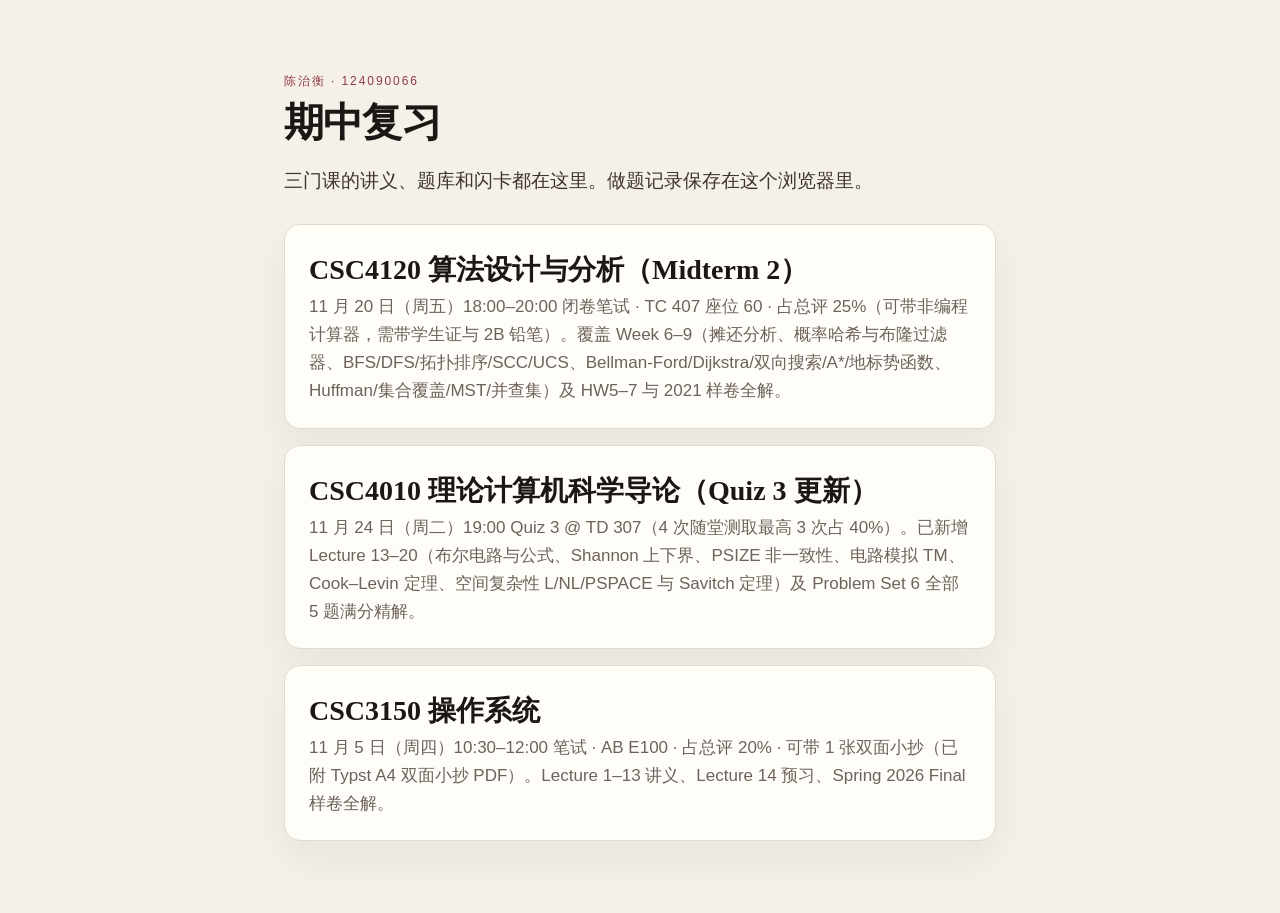
<file: index.html>
<!DOCTYPE html>
<html lang="zh-CN">
<head>
  <meta charset="utf-8">
  <meta name="viewport" content="width=device-width, initial-scale=1">
  <title>期中复习</title>
  <link rel="stylesheet" href="shared/site.css">
  <style>
    .hub { max-width: 760px; margin: 0 auto; padding: 72px 24px; }
    .hub h1 { font-size: 40px; }
    .hub .row { display: grid; gap: 16px; margin-top: 28px; }
    .hub a.card { display: block; text-decoration: none; padding: 22px 24px; }
    .hub a.card:hover { border-color: var(--ink); }
    .hub a.card b { display: block; font-family: var(--serif); font-size: 28px; }
    .hub a.card span { color: var(--muted); }
  </style>
</head>
<body>
  <main class="hub">
    <p class="kicker">陈治衡 · 124090066</p>
    <h1>期中复习</h1>
    <p class="lede">三门课的讲义、题库和闪卡都在这里。做题记录保存在这个浏览器里。</p>
    <div class="row">
      <a class="card" href="4120/"><b>CSC4120 算法设计与分析（Midterm 2）</b><span>11 月 20 日（周五）18:00–20:00 闭卷笔试 · TC 407 座位 60 · 占总评 25%（可带非编程计算器，需带学生证与 2B 铅笔）。覆盖 Week 6–9（摊还分析、概率哈希与布隆过滤器、BFS/DFS/拓扑排序/SCC/UCS、Bellman-Ford/Dijkstra/双向搜索/A*/地标势函数、Huffman/集合覆盖/MST/并查集）及 HW5–7 与 2021 样卷全解。</span></a>
      <a class="card" href="4010/"><b>CSC4010 理论计算机科学导论（Quiz 3 更新）</b><span>11 月 24 日（周二）19:00 Quiz 3 @ TD 307（4 次随堂测取最高 3 次占 40%）。已新增 Lecture 13–20（布尔电路与公式、Shannon 上下界、PSIZE 非一致性、电路模拟 TM、Cook–Levin 定理、空间复杂性 L/NL/PSPACE 与 Savitch 定理）及 Problem Set 6 全部 5 题满分精解。</span></a>
      <a class="card" href="3150/"><b>CSC3150 操作系统</b><span>11 月 5 日（周四）10:30–12:00 笔试 · AB E100 · 占总评 20% · 可带 1 张双面小抄（已附 Typst A4 双面小抄 PDF）。Lecture 1–13 讲义、Lecture 14 预习、Spring 2026 Final 样卷全解。</span></a>
    </div>
  </main>
</body>
</html>
</file>
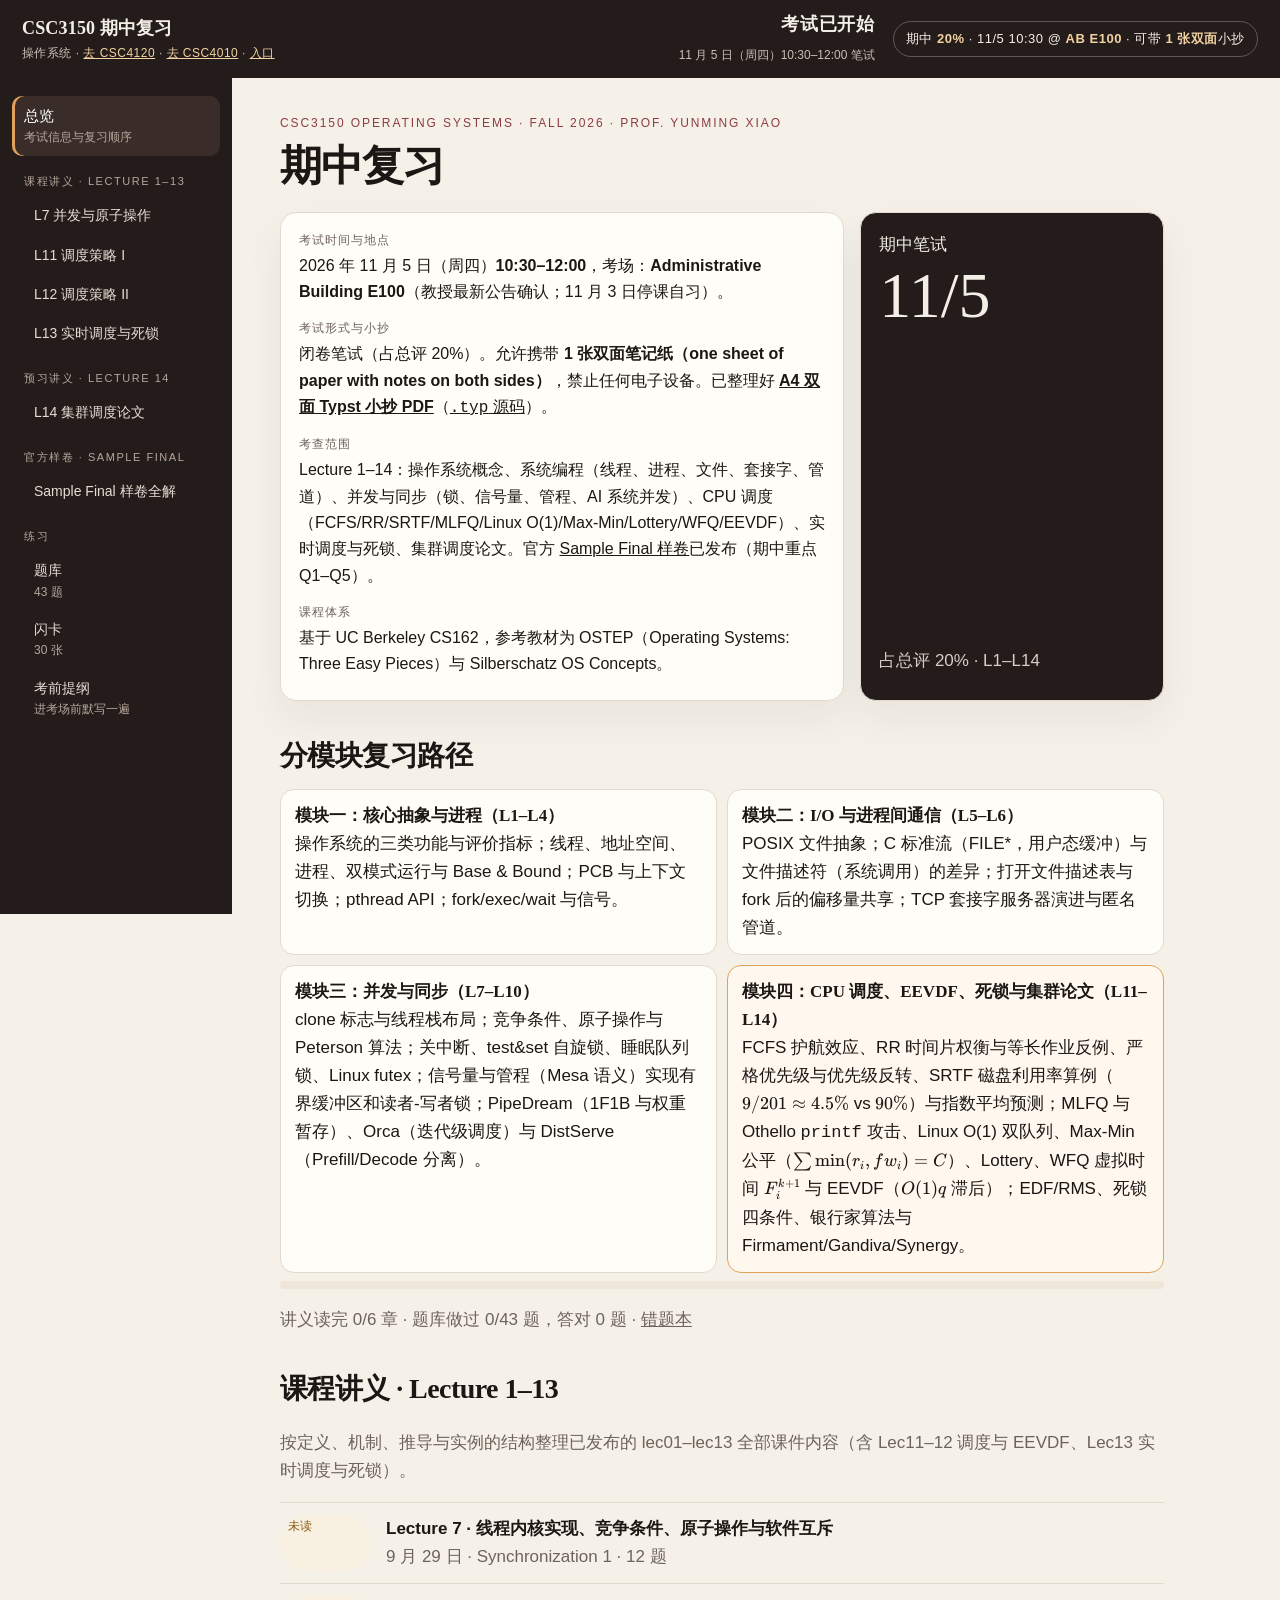
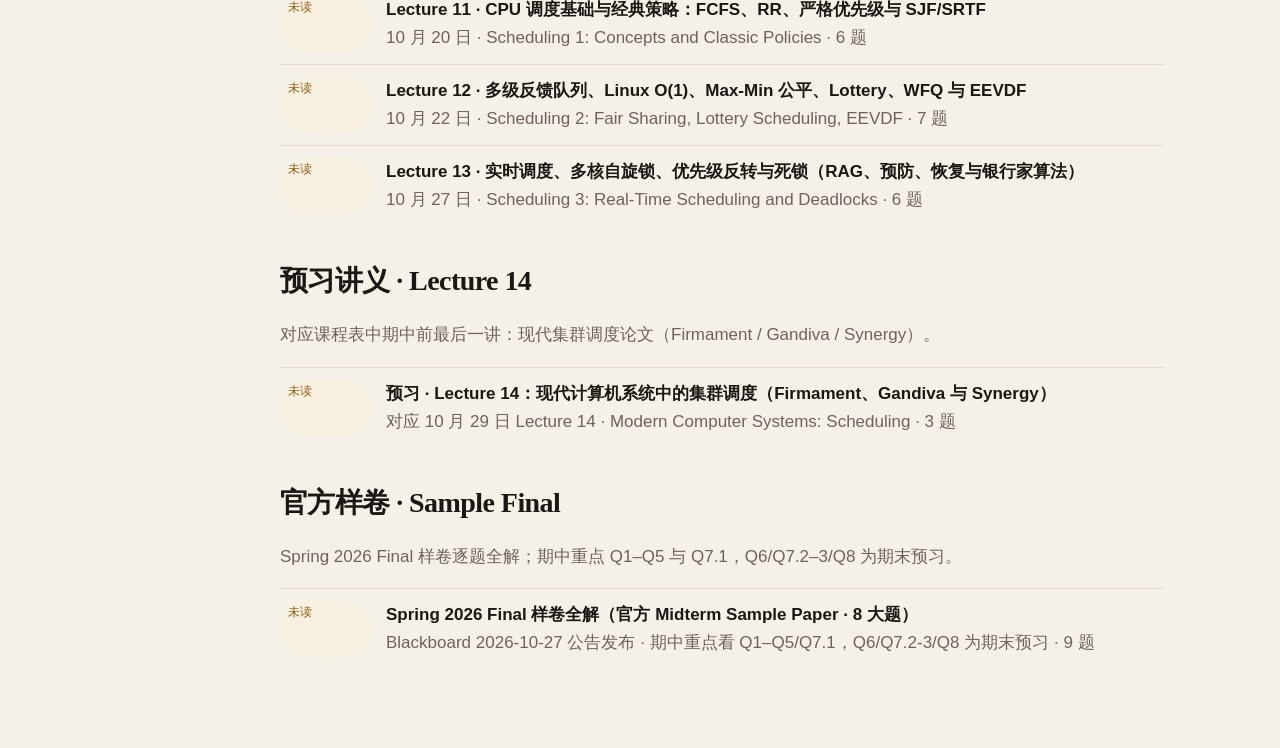
<file: 3150/index.html>
<!DOCTYPE html>
<html lang="zh-CN">
<head>
  <meta charset="utf-8">
  <meta name="viewport" content="width=device-width, initial-scale=1">
  <title>期中复习</title>
  <link rel="stylesheet" href="../shared/katex/katex.min.css">
  <link rel="stylesheet" href="../shared/site.css">
</head>
<body>
  <header class="topbar">
    <div class="brand" id="brand"></div>
    <div class="countdown" id="countdown"></div>
    <div class="seat" id="seat"></div>
  </header>
  <div class="shell">
    <nav class="nav" id="nav"></nav>
    <main id="main"></main>
  </div>
  <script src="../shared/katex/katex.min.js"></script>
  <script src="../shared/katex/contrib/auto-render.min.js"></script>
  <script src="../shared/engine.js"></script>
  <script src="data/course.js"></script>
  <script src="data/l01.js"></script>
  <script src="data/l02.js"></script>
  <script src="data/l03.js"></script>
  <script src="data/l04.js"></script>
  <script src="data/l05.js"></script>
  <script src="data/l06.js"></script>
  <script src="data/l07.js"></script>
  <script src="data/l08.js"></script>
  <script src="data/l09.js"></script>
  <script src="data/l10.js"></script>
  <script src="data/l11.js"></script>
  <script src="data/l12.js"></script>
  <script src="data/l13.js"></script>
  <script src="data/preview.js"></script>
  <script src="data/sample.js"></script>
  <script>Review.start();</script>
</body>
</html>
</file>
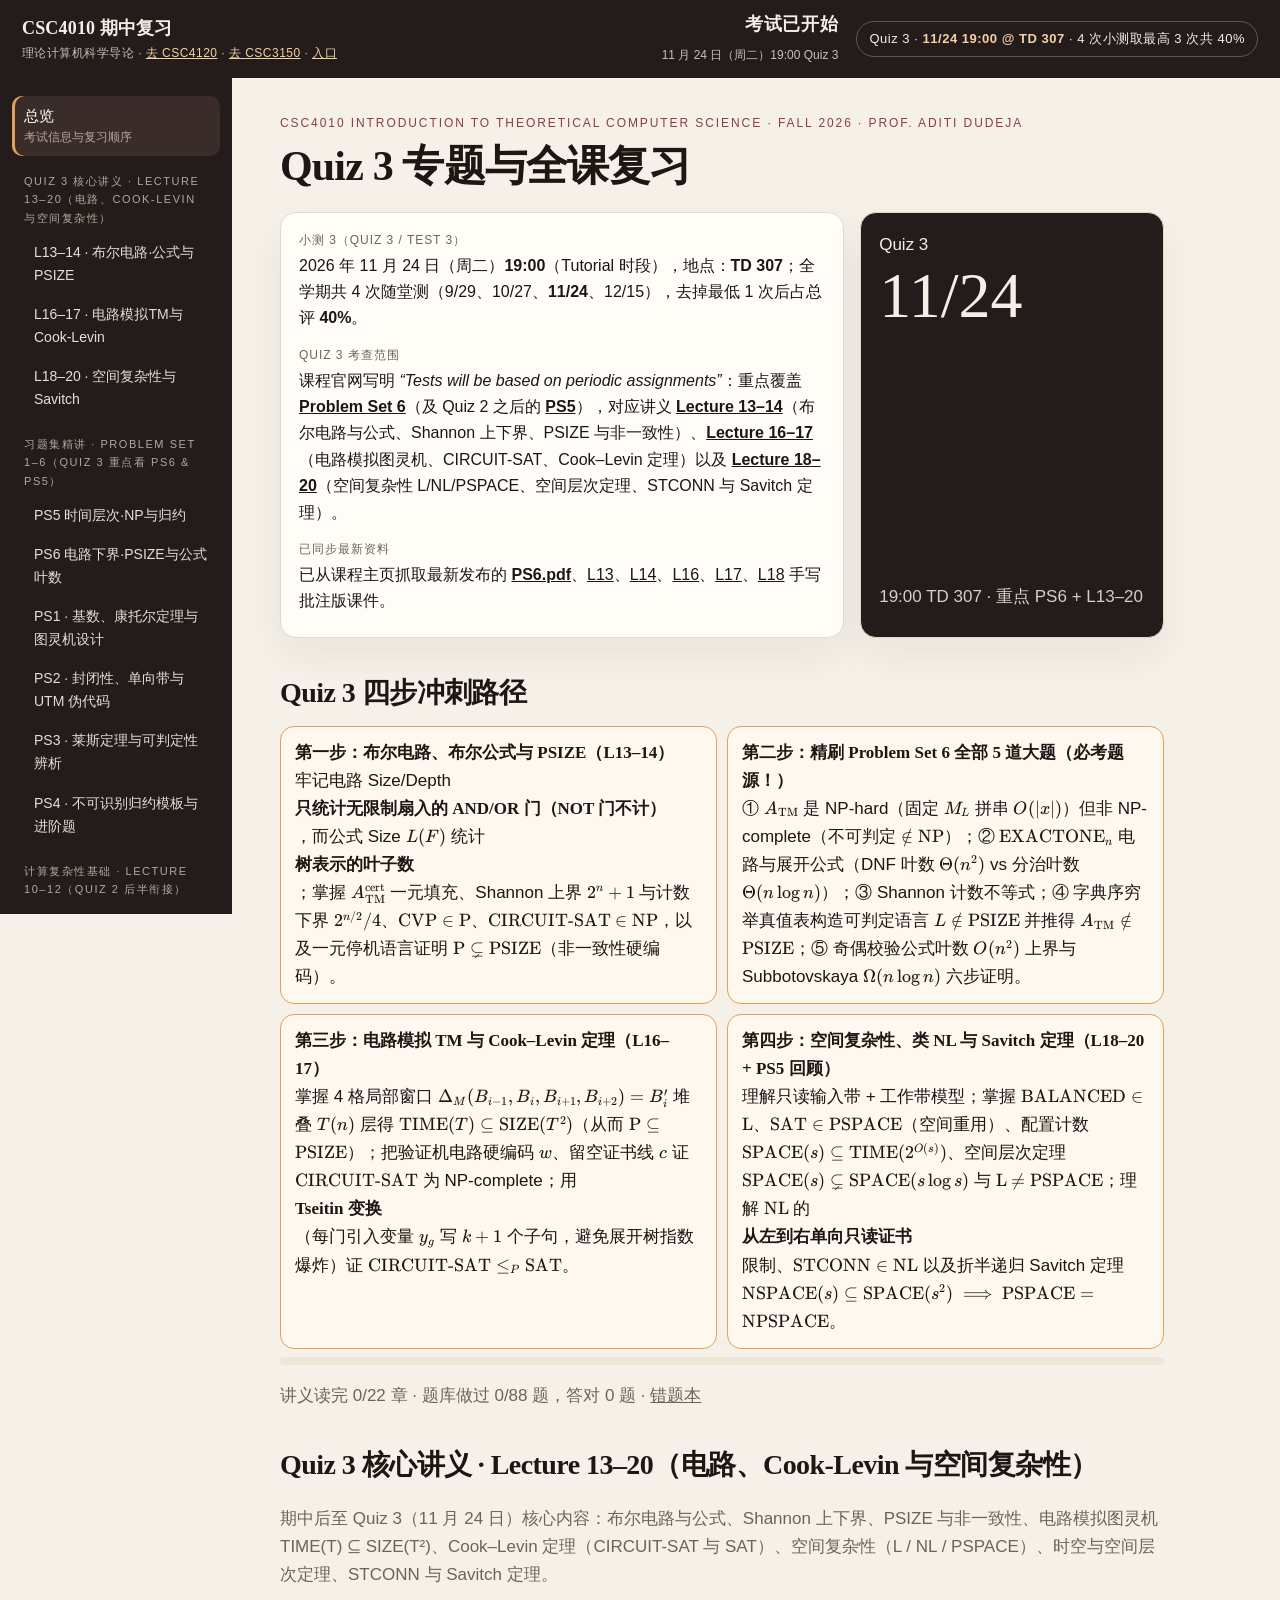
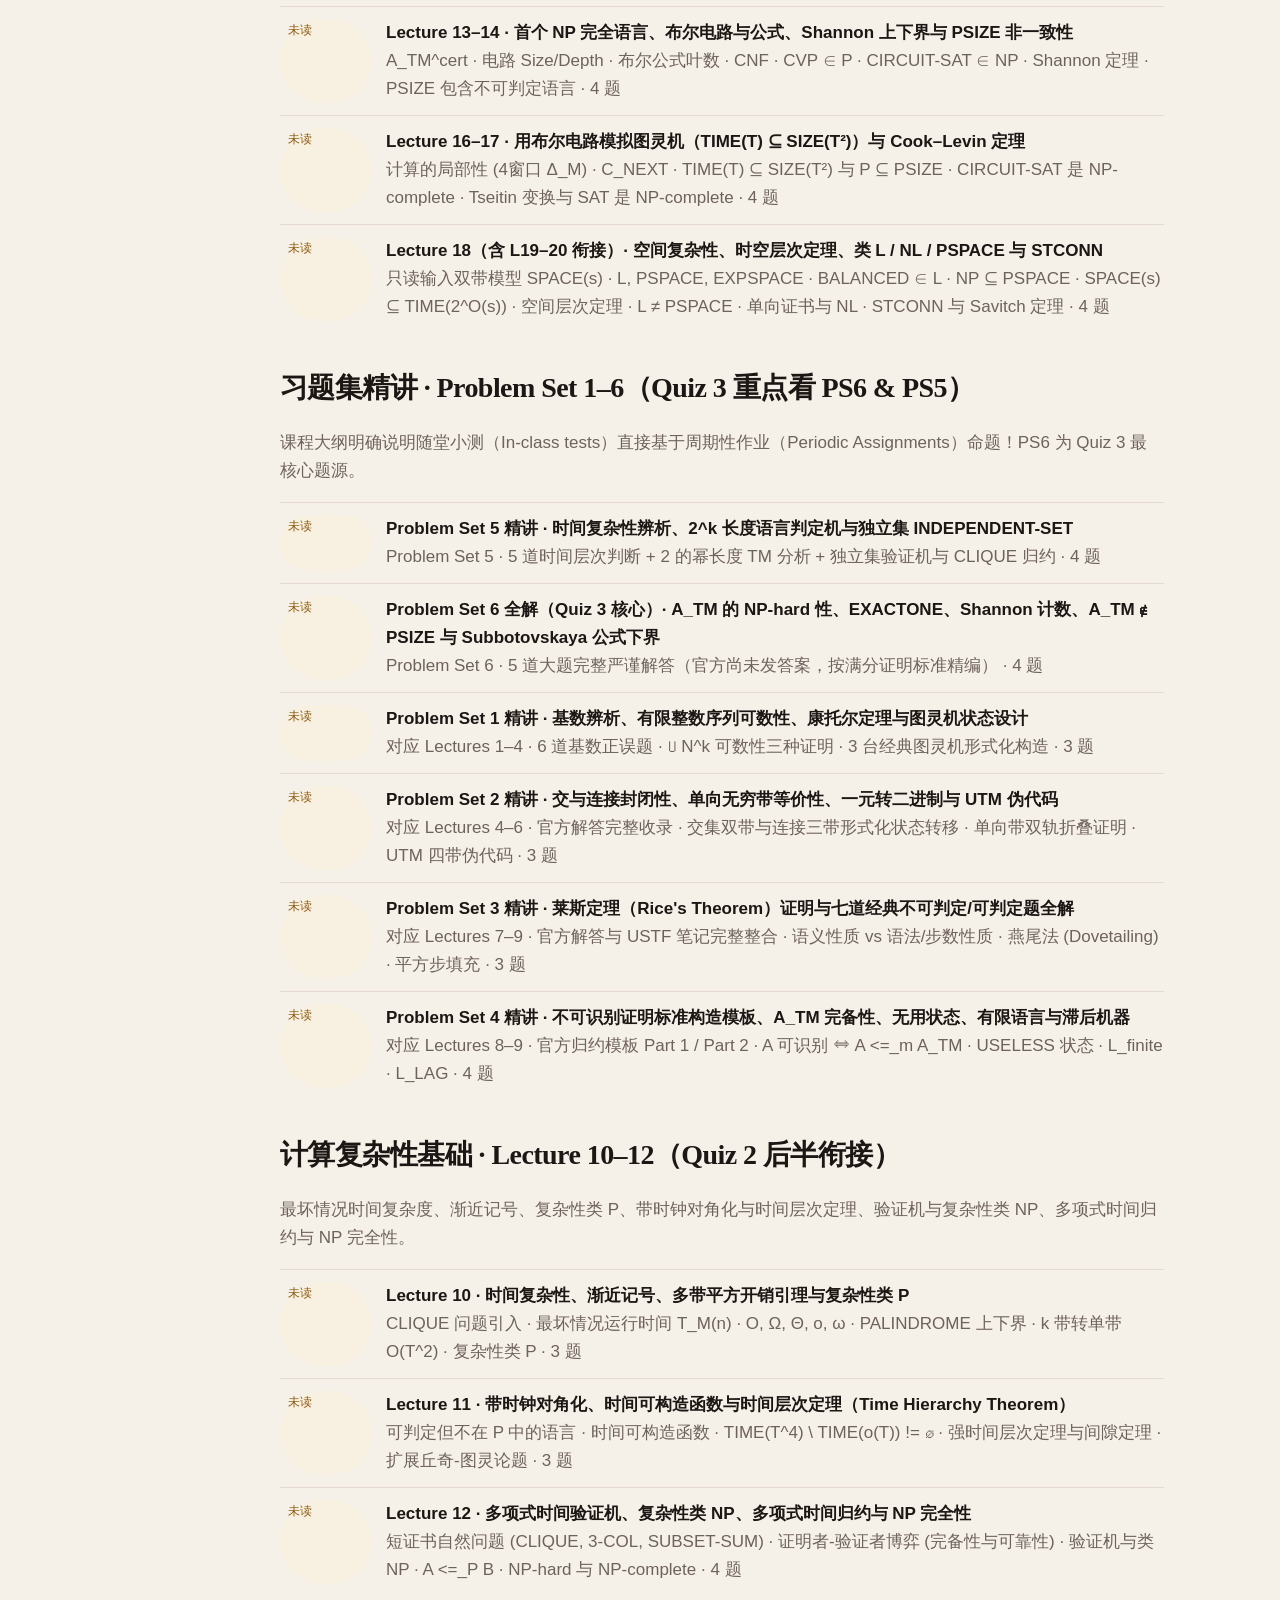
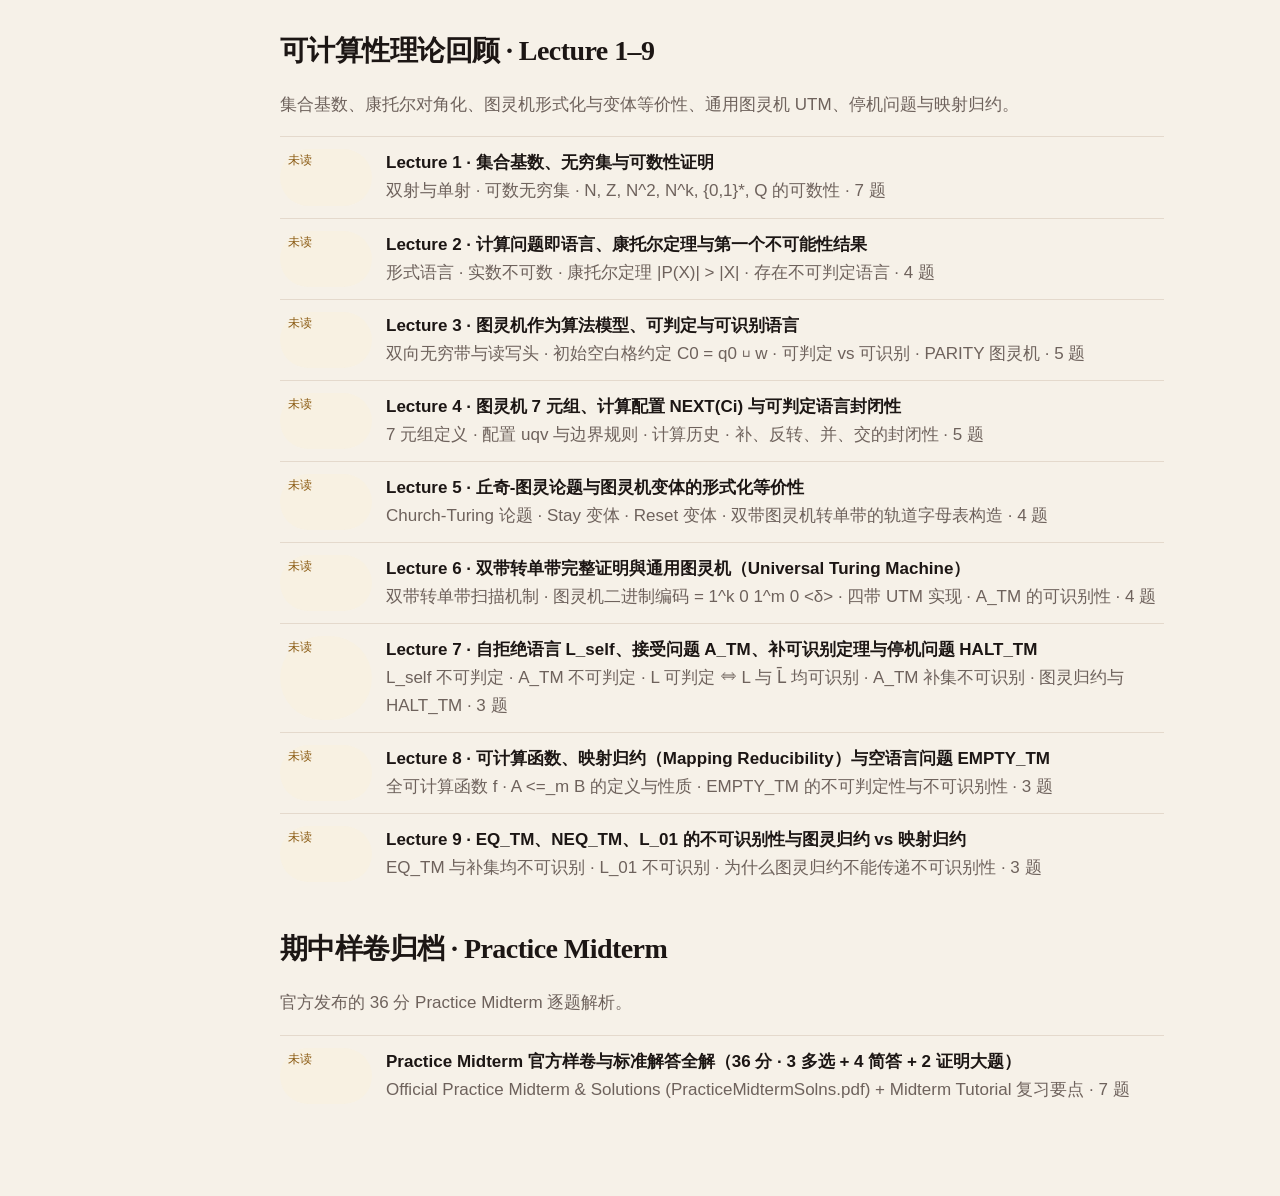
<file: 4010/index.html>
<!DOCTYPE html>
<html lang="zh-CN">
<head>
  <meta charset="utf-8">
  <meta name="viewport" content="width=device-width, initial-scale=1">
  <title>期中复习</title>
  <link rel="stylesheet" href="../shared/katex/katex.min.css">
  <link rel="stylesheet" href="../shared/site.css">
</head>
<body>
  <header class="topbar">
    <div class="brand" id="brand"></div>
    <div class="countdown" id="countdown"></div>
    <div class="seat" id="seat"></div>
  </header>
  <div class="shell">
    <nav class="nav" id="nav"></nav>
    <main id="main"></main>
  </div>
  <script src="../shared/katex/katex.min.js"></script>
  <script src="../shared/katex/contrib/auto-render.min.js"></script>
  <script src="../shared/engine.js"></script>
  <script src="data/course.js"></script>
  <script src="data/l01.js"></script>
  <script src="data/l02.js"></script>
  <script src="data/l03.js"></script>
  <script src="data/l04.js"></script>
  <script src="data/l05.js"></script>
  <script src="data/l06.js"></script>
  <script src="data/l07.js"></script>
  <script src="data/l08.js"></script>
  <script src="data/l09.js"></script>
  <script src="data/l10.js"></script>
  <script src="data/l11.js"></script>
  <script src="data/l12.js"></script>
  <script src="data/l13_14.js"></script>
  <script src="data/l16_17.js"></script>
  <script src="data/l18.js"></script>
  <script src="data/ps1.js"></script>
  <script src="data/ps2.js"></script>
  <script src="data/ps3.js"></script>
  <script src="data/ps4.js"></script>
  <script src="data/ps5.js"></script>
  <script src="data/ps6.js"></script>
  <script src="data/sample.js"></script>
  <script>Review.start();</script>
</body>
</html>
</file>
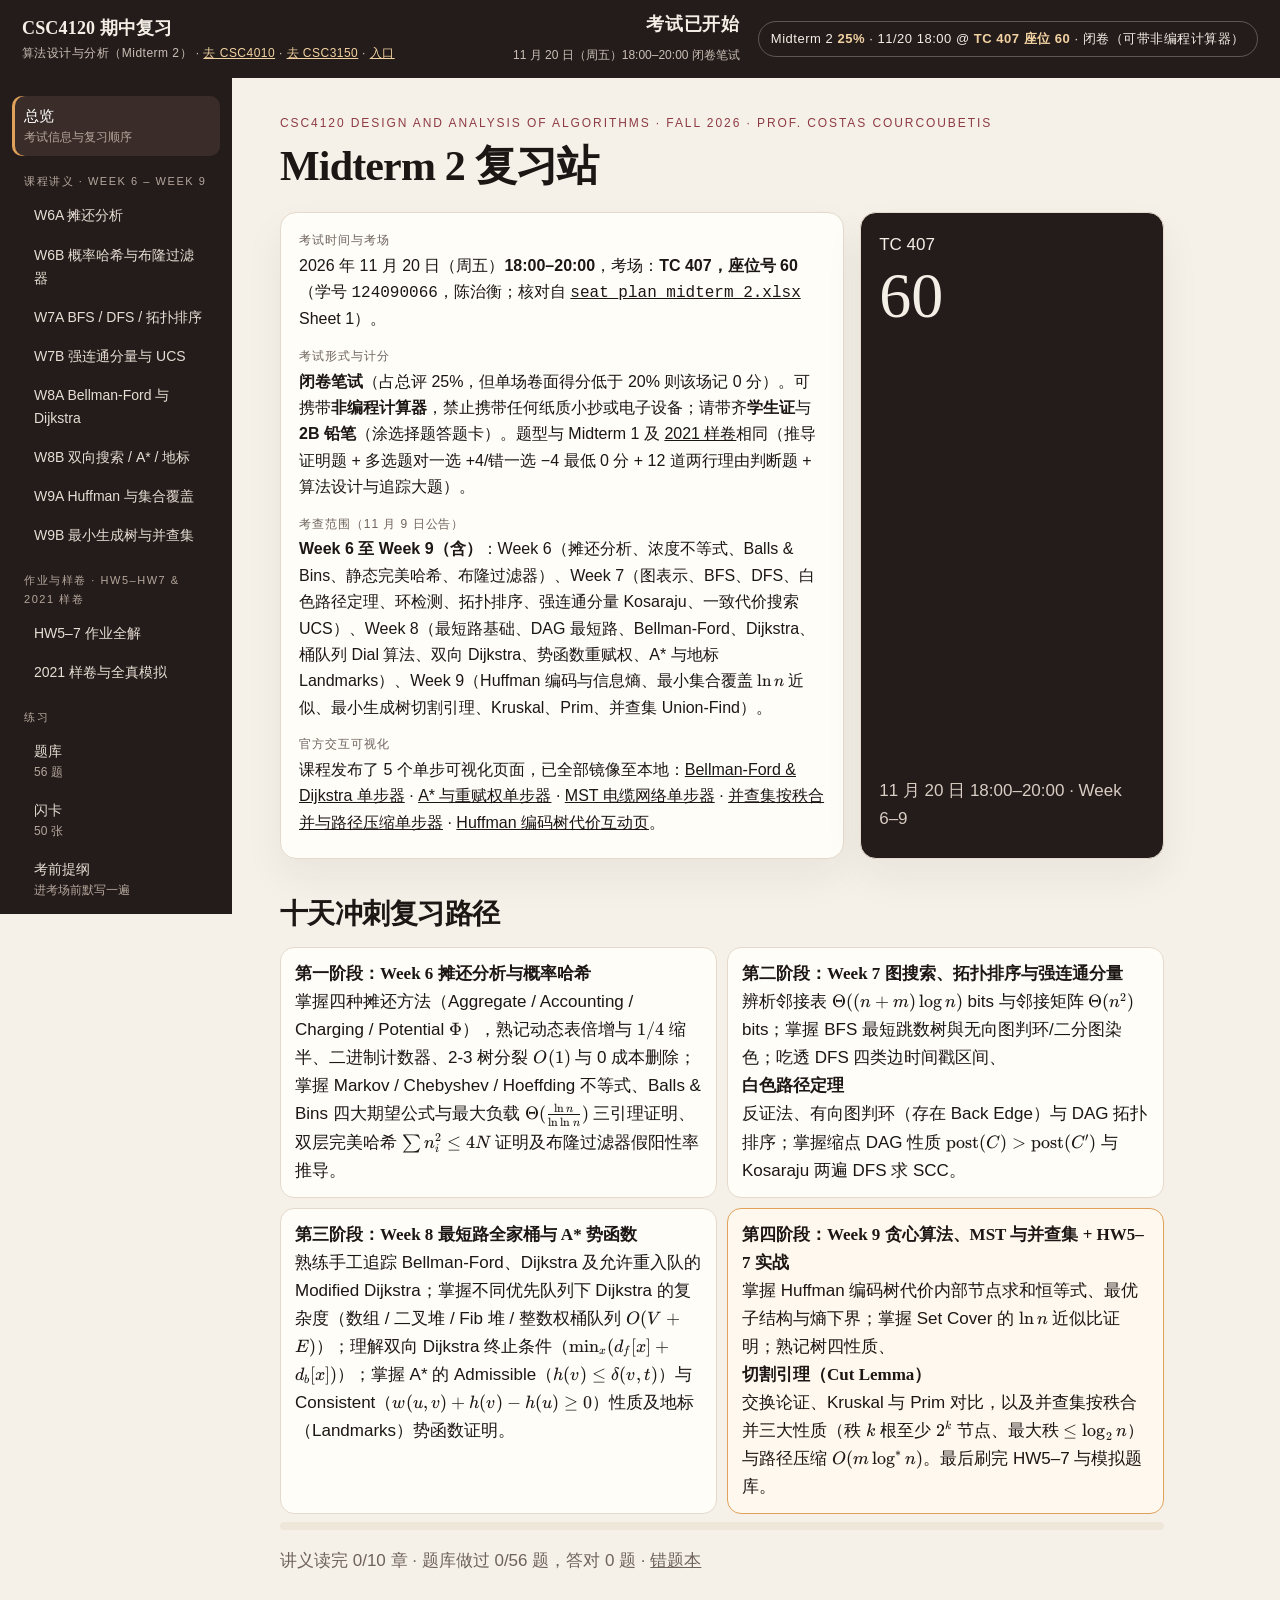
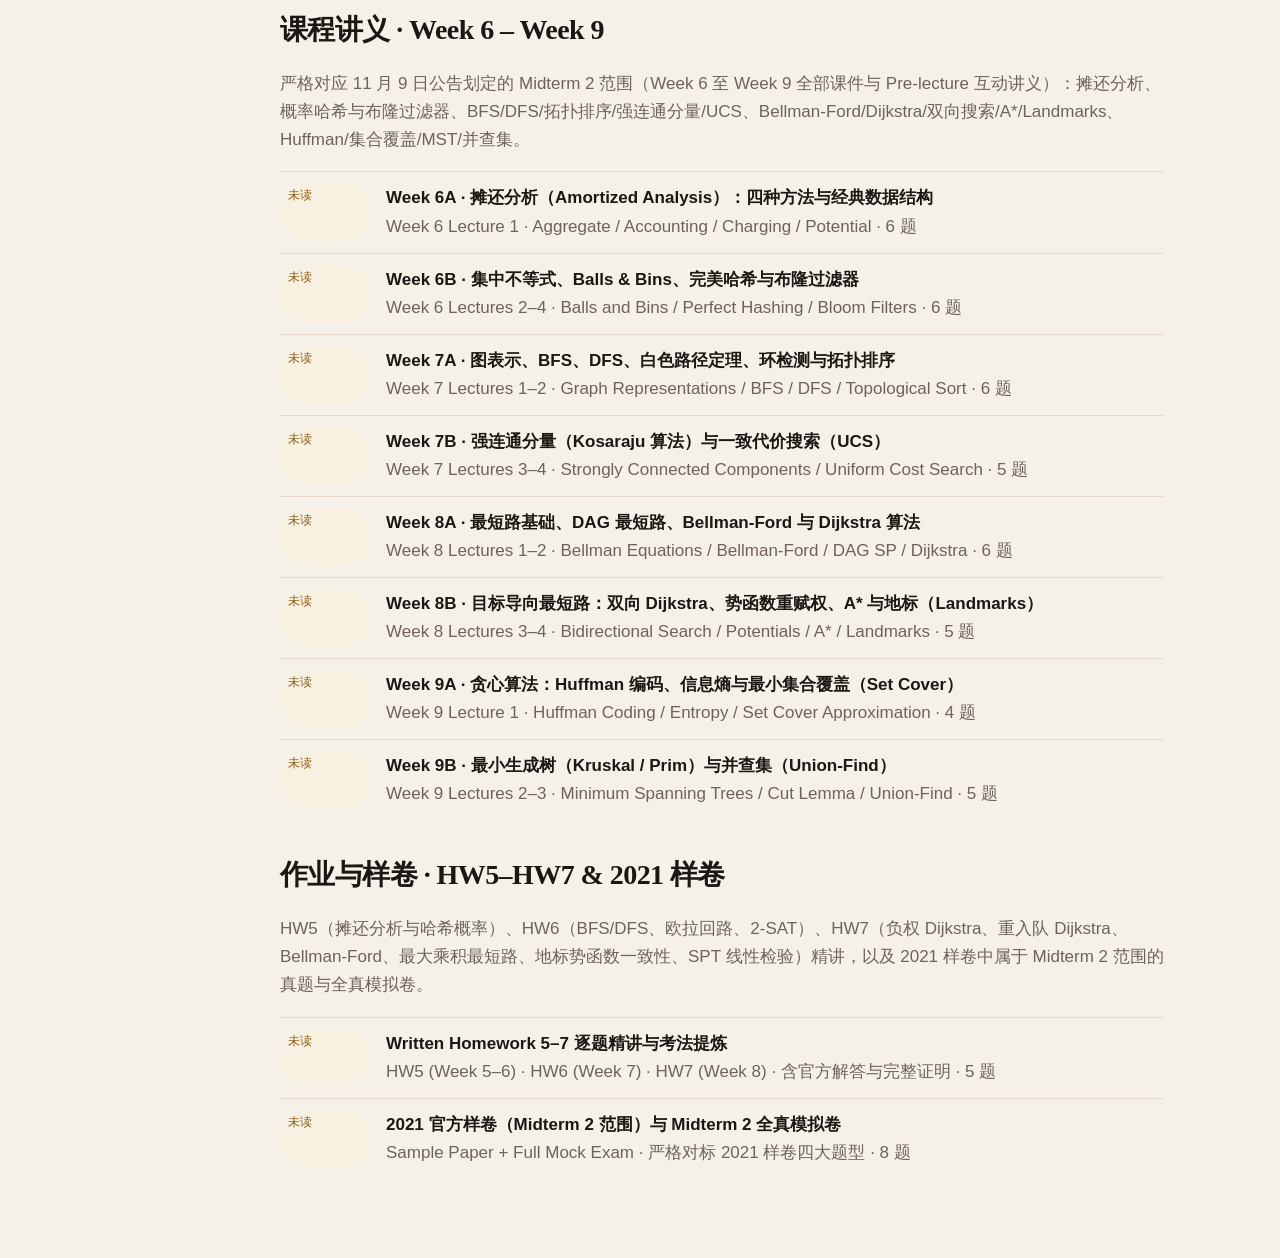
<file: 4120/index.html>
<!DOCTYPE html>
<html lang="zh-CN">
<head>
  <meta charset="utf-8">
  <meta name="viewport" content="width=device-width, initial-scale=1">
  <title>CSC4120 期中 2 复习</title>
  <link rel="stylesheet" href="../shared/katex/katex.min.css">
  <link rel="stylesheet" href="../shared/site.css">
</head>
<body>
  <header class="topbar">
    <div class="brand" id="brand"></div>
    <div class="countdown" id="countdown"></div>
    <div class="seat" id="seat"></div>
  </header>
  <div class="shell">
    <nav class="nav" id="nav"></nav>
    <main id="main"></main>
  </div>
  <script src="../shared/katex/katex.min.js"></script>
  <script src="../shared/katex/contrib/auto-render.min.js"></script>
  <script src="../shared/engine.js"></script>
  <script src="data/course.js"></script>
  <script src="data/w6a.js"></script>
  <script src="data/w6b.js"></script>
  <script src="data/w7a.js"></script>
  <script src="data/w7b.js"></script>
  <script src="data/w8a.js"></script>
  <script src="data/w8b.js"></script>
  <script src="data/w9a.js"></script>
  <script src="data/w9b.js"></script>
  <script src="data/hw567.js"></script>
  <script src="data/sample2.js"></script>
  <script>Review.start();</script>
</body>
</html>
</file>
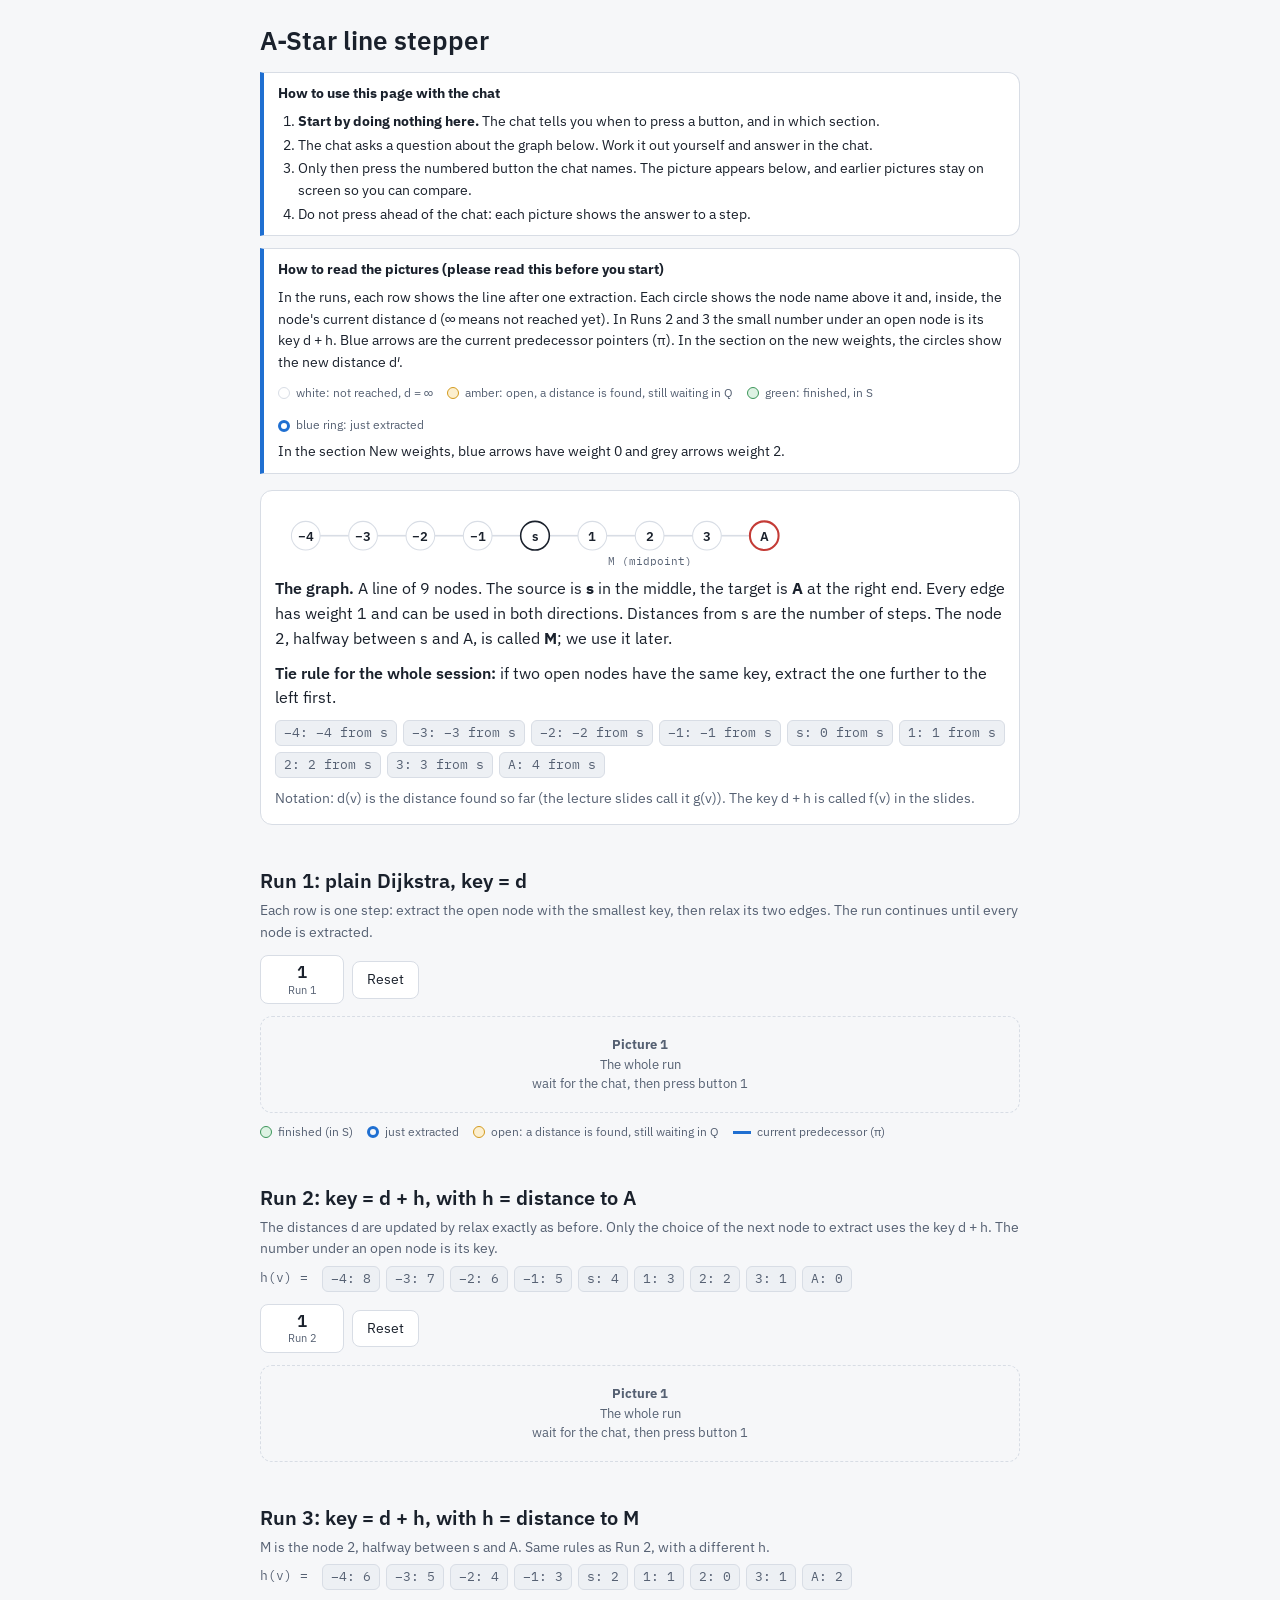
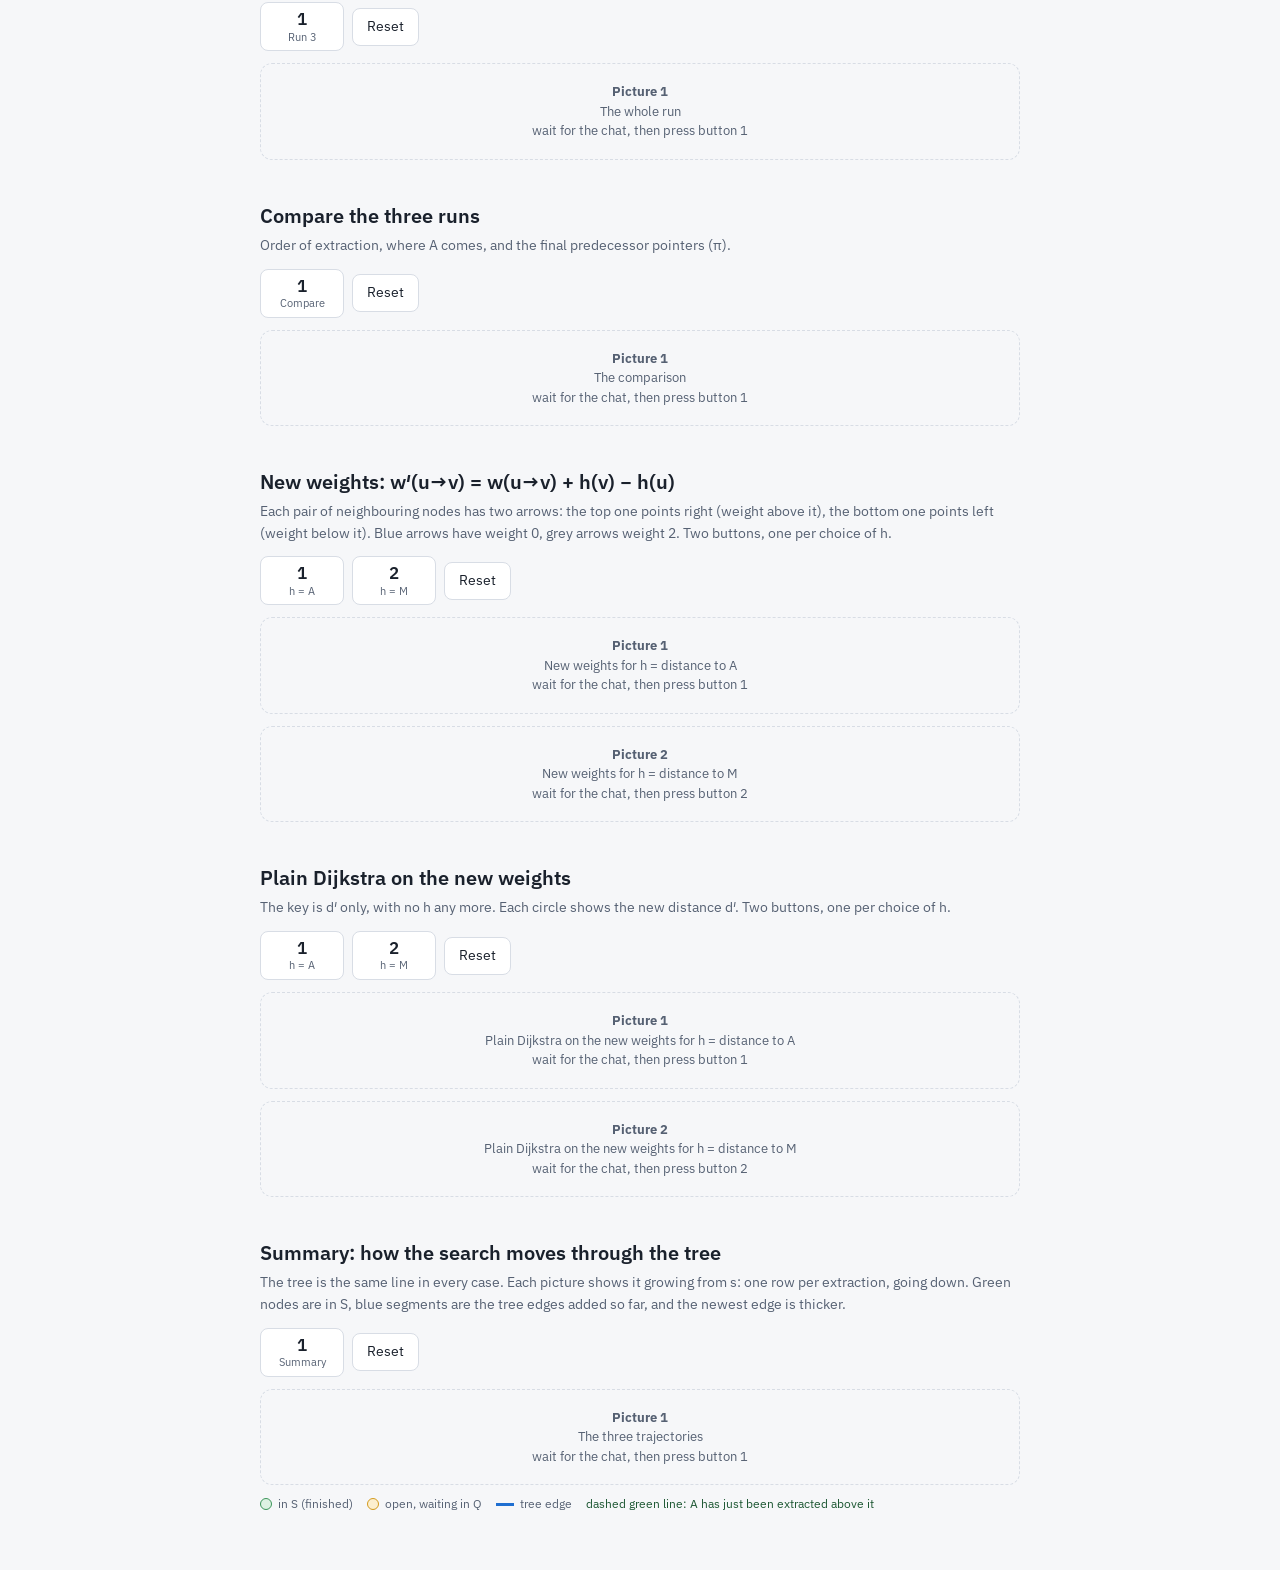
<file: 4120/materials/w8/astar-line-stepper.html>
<!doctype html><html lang="en"><head><meta charset="utf-8"><meta name="viewport" content="width=device-width, initial-scale=1"><title>A-Star Line Stepper</title><link rel="stylesheet" href="https://fonts.googleapis.com/css2?family=IBM+Plex+Mono:wght@400;500&family=IBM+Plex+Sans:wght@400;500;600&display=swap"><style>
/* Layout: one reading column; five stacked sections (three runs, new weights, comparison). Each run is a stack of rows, one row per extraction, so the whole history stays on screen. Same visual family as the Bellman-Ford / Dijkstra stepper. */
:root{
  --bg:#f6f7f9; --surface:#ffffff; --line:#d8dde5; --fg:#1a212c; --mute:#566173; --chip:#edf0f4;
  --accent:#1f6fd1; --warn-bg:#fcefcf; --warn-line:#d39a1d; --warn-fg:#6a4806;
  --ok-bg:#ddf2e3; --ok-line:#3b9559; --ok-fg:#1c5732; --bad:#c43b36;
  --sans:"IBM Plex Sans",system-ui,-apple-system,"Segoe UI",sans-serif;
  --mono:"IBM Plex Mono",ui-monospace,SFMono-Regular,Menlo,monospace;
}
@media (prefers-color-scheme: dark){:root:not([data-theme="light"]){
  --bg:#11151b; --surface:#1a2029; --line:#2d3643; --fg:#e7ebf1; --mute:#98a3b3; --chip:#232b36;
  --accent:#5da3f6; --warn-bg:#3a2f12; --warn-line:#c28d1f; --warn-fg:#f1d28a;
  --ok-bg:#183626; --ok-line:#3f9c60; --ok-fg:#a7e4ba; --bad:#ef6e69; color-scheme:dark}}
:root[data-theme="dark"]{
  --bg:#11151b; --surface:#1a2029; --line:#2d3643; --fg:#e7ebf1; --mute:#98a3b3; --chip:#232b36;
  --accent:#5da3f6; --warn-bg:#3a2f12; --warn-line:#c28d1f; --warn-fg:#f1d28a;
  --ok-bg:#183626; --ok-line:#3f9c60; --ok-fg:#a7e4ba; --bad:#ef6e69; color-scheme:dark}
*{box-sizing:border-box}
body{background:var(--bg);color:var(--fg);font-family:var(--sans);font-size:16px;line-height:1.55;
  padding-block:20px 56px;padding-left:max(16px,env(safe-area-inset-left,0px));padding-right:max(16px,env(safe-area-inset-right,0px))}
.wrap{max-width:760px;margin:0 auto;display:flex;flex-direction:column;gap:40px}
h1{font-size:26px;font-weight:600;margin:0;text-wrap:balance}
h2{font-size:20px;font-weight:600;margin:0 0 4px;text-wrap:balance}
p{margin:0}
.mute{color:var(--mute);font-size:14px}
.howto{margin-top:12px;background:var(--surface);border:1px solid var(--line);border-left:4px solid var(--accent);border-radius:0 12px 12px 0;padding:10px 14px;font-size:14px}
.howto ol{margin:6px 0 0;padding-left:20px;display:flex;flex-direction:column;gap:2px}
.graphbox{display:flex;flex-direction:column;gap:10px;margin-top:16px;background:var(--surface);border:1px solid var(--line);border-radius:12px;padding:14px}
.graphbox svg{width:100%;max-width:520px;height:auto;display:block}
.chips{display:flex;flex-wrap:wrap;gap:6px}
.chip{font-family:var(--mono);font-size:13px;padding:2px 8px;border-radius:6px;border:1px solid var(--line);background:var(--chip);color:var(--mute)}
.bar{display:flex;gap:8px;align-items:center;flex-wrap:wrap;margin:12px 0}
button{font:inherit;font-size:14px;padding:7px 14px;border-radius:8px;border:1px solid var(--line);background:var(--surface);color:var(--fg);cursor:pointer}
button:focus-visible,a:focus-visible{outline:2px solid var(--accent);outline-offset:2px}
.nb{display:flex;flex-direction:column;align-items:center;min-width:84px;line-height:1.25;padding:6px 12px}
.nb b{font-size:17px;font-weight:600}
.nb span{font-size:11px;color:var(--mute)}
.nb.done{border-color:var(--accent)}
.nb.done b{color:var(--accent)}
.cnt{font-size:13px;color:var(--mute)}
.slot{border:1px dashed var(--line);border-radius:12px;padding:18px;font-size:13px;color:var(--mute);text-align:center;line-height:1.5}
.rows{display:flex;flex-direction:column;gap:0;background:var(--surface);border:1px solid var(--line);border-radius:12px;padding:8px 10px;overflow-x:auto}
.rw{display:flex;align-items:center;gap:8px;border-bottom:1px solid var(--line);min-width:520px}
.rw:last-child{border-bottom:none}
.rl{flex:0 0 92px;font-size:12px;color:var(--mute);line-height:1.3}
.rl b{color:var(--fg);font-weight:600;font-family:var(--mono)}
.rw svg{flex:1;min-width:0;height:auto;display:block}
.stop{min-width:520px;font-size:12px;color:var(--ok-fg);background:var(--ok-bg);border:1px solid var(--ok-line);border-radius:6px;padding:3px 10px;margin:4px 0}
.legend{display:flex;gap:14px;flex-wrap:wrap;font-size:12px;color:var(--mute);margin-top:10px}
.legend span{display:inline-flex;align-items:center;gap:6px}
.sw{width:12px;height:12px;border-radius:50%;display:inline-block;border:1.5px solid var(--line)}
.sw.imp{background:var(--warn-bg);border-color:var(--warn-line)}.sw.fin{background:var(--ok-bg);border-color:var(--ok-line)}
.sw.ext{border-color:var(--accent);border-width:3px}.ln{width:18px;height:0;border-top:3px solid var(--accent);display:inline-block}
.panel{background:var(--surface);border:1px solid var(--line);border-radius:12px;padding:8px 10px 10px;overflow-x:auto}
.panel svg{width:100%;min-width:480px;height:auto;display:block}
.panel svg.traj{min-width:0}
.cap{font-size:13px;line-height:1.45;color:var(--mute);margin-top:4px}
.cap b{font-weight:600;color:var(--fg)}
.pair{display:flex;flex-direction:column;gap:12px}
table.cmp{border-collapse:separate;border-spacing:4px;font-size:14px;min-width:560px}
table.cmp th{font-weight:500;color:var(--mute);font-size:12px;padding:2px 8px;text-align:left}
table.cmp td{padding:6px 10px;border-radius:6px;border:1px solid var(--line);background:var(--surface);vertical-align:top}
table.cmp td.m{font-family:var(--mono);font-size:13px}
table.cmp td.f{background:var(--ok-bg);border-color:var(--ok-line);color:var(--ok-fg);font-weight:600}
.scroll{overflow-x:auto}
.note{background:var(--surface);border:1px solid var(--line);border-radius:12px;padding:10px 14px;font-size:14px;margin-top:10px}
svg text{font-family:var(--sans)}
.e{stroke:var(--line);stroke-width:1.6;fill:none}
.e.pi{stroke:var(--accent);stroke-width:2.8}
.e.zero{stroke:var(--accent);stroke-width:2.6}
.e.w2{stroke:var(--mute);stroke-width:2}
.w{font-size:12px;fill:var(--mute);font-family:var(--mono)}
.w.z{fill:var(--accent);font-weight:600}
.nd{fill:var(--surface);stroke:var(--line);stroke-width:1}
.nd.imp{fill:var(--warn-bg);stroke:var(--warn-line);stroke-width:1.8}
.nd.fin{fill:var(--ok-bg);stroke:var(--ok-line);stroke-width:1.2}
.nd.ext{stroke:var(--accent);stroke-width:3.2}
.nd.src{stroke:var(--fg);stroke-width:1.5}
.nd.tgt{stroke:var(--bad);stroke-width:2}
.nm{font-size:11px;fill:var(--mute)}
.nm.big{font-size:13px;fill:var(--fg);font-weight:600}
.dv{font-size:13px;font-weight:600;fill:var(--fg);font-family:var(--mono)}
.kv{font-size:11px;fill:var(--mute);font-family:var(--mono)}
</style><style>html{color-scheme:light}@media (prefers-color-scheme: dark){html{color-scheme:dark}}body{margin:0}</style></head><body><svg width="0" height="0" style="position:absolute" aria-hidden="true"><defs>
<marker id="ah" viewBox="0 0 10 10" refX="8" refY="5" markerWidth="6" markerHeight="6" orient="auto-start-reverse"><path d="M2 1L8 5L2 9" fill="none" stroke="context-stroke" stroke-width="1.6" stroke-linecap="round" stroke-linejoin="round"/></marker>
<marker id="ah2" viewBox="0 0 10 10" refX="9" refY="5" markerUnits="userSpaceOnUse" markerWidth="12" markerHeight="12" orient="auto-start-reverse"><path d="M1 1L9.5 5L1 9z" fill="context-stroke" stroke="context-stroke" stroke-width="1" stroke-linejoin="round"/></marker>
</defs></svg>

<div class="wrap">
<header>
  <h1>A-Star line stepper</h1>
  <div class="howto"><b>How to use this page with the chat</b>
    <ol><li><b>Start by doing nothing here.</b> The chat tells you when to press a button, and in which section.</li>
    <li>The chat asks a question about the graph below. Work it out yourself and answer in the chat.</li>
    <li>Only then press the numbered button the chat names. The picture appears below, and earlier pictures stay on screen so you can compare.</li>
    <li>Do not press ahead of the chat: each picture shows the answer to a step.</li></ol></div>
  <div class="howto"><b>How to read the pictures (please read this before you start)</b>
    <div style="margin-top:6px">In the runs, each row shows the line after one extraction. Each circle shows the node name above it and, inside, the node's current distance d (∞ means not reached yet). In Runs 2 and 3 the small number under an open node is its key d + h. Blue arrows are the current predecessor pointers (π). In the section on the new weights, the circles show the new distance d&prime;.</div>
    <div class="legend"><span><i class="sw" style="background:var(--surface)"></i>white: not reached, d = ∞</span><span><i class="sw imp"></i>amber: open, a distance is found, still waiting in Q</span><span><i class="sw fin"></i>green: finished, in S</span><span><i class="sw ext"></i>blue ring: just extracted</span></div>
    <div style="margin-top:6px">In the section New weights, blue arrows have weight 0 and grey arrows weight 2.</div>
  </div>

  <div class="graphbox">
    <div id="base"></div>
    <div><b style="font-weight:600">The graph.</b> A line of 9 nodes. The source is <b>s</b> in the middle, the target is <b>A</b> at the right end. Every edge has weight 1 and can be used in both directions. Distances from s are the number of steps. The node 2, halfway between s and A, is called <b>M</b>; we use it later.</div>
    <div><b style="font-weight:600">Tie rule for the whole session:</b> if two open nodes have the same key, extract the one further to the left first.</div>
    <div class="chips" id="poslist"></div>
    <div class="mute">Notation: d(v) is the distance found so far (the lecture slides call it g(v)). The key d + h is called f(v) in the slides.</div>
  </div>
</header>

<section id="run1" aria-labelledby="h-r1">
  <h2 id="h-r1">Run 1: plain Dijkstra, key = d</h2>
  <p class="mute">Each row is one step: extract the open node with the smallest key, then relax its two edges. The run continues until every node is extracted.</p>
  <div class="bar" id="r1-btns" role="group" aria-label="Run 1 button"></div>
  <div id="r1-out"></div>
  <div class="legend"><span><i class="sw fin"></i>finished (in S)</span><span><i class="sw ext"></i>just extracted</span><span><i class="sw imp"></i>open: a distance is found, still waiting in Q</span><span><i class="ln"></i>current predecessor (π)</span></div>
</section>
<section id="run2" aria-labelledby="h-r2">
  <h2 id="h-r2">Run 2: key = d + h, with h = distance to A</h2>
  <p class="mute">The distances d are updated by relax exactly as before. Only the choice of the next node to extract uses the key d + h. The number under an open node is its key.</p>
  <div class="chips" id="h2-chips" style="margin-top:6px"></div>
  <div class="bar" id="r2-btns" role="group" aria-label="Run 2 button"></div>
  <div id="r2-out"></div>
</section>
<section id="run3" aria-labelledby="h-r3">
  <h2 id="h-r3">Run 3: key = d + h, with h = distance to M</h2>
  <p class="mute">M is the node 2, halfway between s and A. Same rules as Run 2, with a different h.</p>
  <div class="chips" id="h3-chips" style="margin-top:6px"></div>
  <div class="bar" id="r3-btns" role="group" aria-label="Run 3 button"></div>
  <div id="r3-out"></div>
</section>
<section id="compare" aria-labelledby="h-c">
  <h2 id="h-c">Compare the three runs</h2>
  <p class="mute">Order of extraction, where A comes, and the final predecessor pointers (π).</p>
  <div class="bar" id="c-btns" role="group" aria-label="Comparison button"></div>
  <div id="c-out"></div>
</section>
<section id="newweights" aria-labelledby="h-w">
  <h2 id="h-w">New weights: w′(u→v) = w(u→v) + h(v) − h(u)</h2>
  <p class="mute">Each pair of neighbouring nodes has two arrows: the top one points right (weight above it), the bottom one points left (weight below it). Blue arrows have weight 0, grey arrows weight 2. Two buttons, one per choice of h.</p>
  <div class="bar" id="w-btns" role="group" aria-label="New weights buttons"></div>
  <div class="pair" id="w-out"></div>
</section>
<section id="newrun" aria-labelledby="h-nr">
  <h2 id="h-nr">Plain Dijkstra on the new weights</h2>
  <p class="mute">The key is d&prime; only, with no h any more. Each circle shows the new distance d&prime;. Two buttons, one per choice of h.</p>
  <div class="bar" id="n-btns" role="group" aria-label="Dijkstra on the new weights buttons"></div>
  <div class="pair" id="n-out"></div>
</section>





<section id="summary" aria-labelledby="h-s">
  <h2 id="h-s">Summary: how the search moves through the tree</h2>
  <p class="mute">The tree is the same line in every case. Each picture shows it growing from s: one row per extraction, going down. Green nodes are in S, blue segments are the tree edges added so far, and the newest edge is thicker.</p>
  <div class="bar" id="s-btns" role="group" aria-label="Summary button"></div>
  <div id="s-out"></div>
  <div class="legend" id="s-leg" hidden><span><i class="sw fin"></i>in S (finished)</span><span><i class="sw imp"></i>open, waiting in Q</span><span><i class="ln"></i>tree edge</span><span style="color:var(--ok-fg)">dashed green line: A has just been extracted above it</span></div>
</section>
</div>

<script>
var PS=[-4,-3,-2,-1,0,1,2,3,4], X0=30, DX=56, RR=14, INF=Infinity;
function nm(p){return p===0?"s":p===4?"A":(p<0?"−"+(-p):String(p))}
function cx(p){return X0+(p+4)*DX}
function fmt(x){return x===INF?"∞":String(x)}
function cp(o){return Object.assign({},o)}
var VBW=2*X0+8*DX;

/* ---------- simulation ---------- */
function sim(h,rw){
  var hh=rw?function(){return 0}:h;
  var d={},S=[],pi={},i;
  PS.forEach(function(p){d[p]=INF});
  d[0]=0;
  function keys(){var k={};PS.forEach(function(p){if(S.indexOf(p)<0&&d[p]!==INF)k[p]=d[p]+hh(p)});return k}
  var rows=[{u:null,d:cp(d),pi:{},S:[],chg:{},key:keys()}];
  for(var it=1;it<=9;it++){
    var best=null,bk=INF;
    PS.forEach(function(p){
      if(S.indexOf(p)>=0||d[p]===INF)return;
      var k=d[p]+hh(p);
      if(k<bk){bk=k;best=p}
    });
    var u=best;S.push(u);
    var chg={};
    [u-1,u+1].forEach(function(v){
      if(v<-4||v>4||S.indexOf(v)>=0)return;
      var wt=rw?1+h(v)-h(u):1;
      if(d[u]+wt<d[v]){d[v]=d[u]+wt;pi[v]=u;chg[v]=1}
    });
    rows.push({u:u,d:cp(d),pi:cp(pi),S:S.slice(),chg:chg,key:keys()});
  }
  var order=rows.slice(1).map(function(r){return r.u});
  return {rows:rows,order:order,posA:order.indexOf(4)+1,pi:rows[9].pi};
}
var hZero=function(p){return 0}, hA=function(p){return Math.abs(4-p)}, hM=function(p){return Math.abs(2-p)};
var R1=sim(hZero), R2=sim(hA), R3=sim(hM), R2w=sim(hA,true), R3w=sim(hM,true);

/* ---------- drawing ---------- */
function node(p,cls,cy){return '<circle class="nd'+cls+'" cx="'+cx(p)+'" cy="'+cy+'" r="'+RR+'"/>'}
function baseSvg(){
  var cy=30,h='<svg viewBox="0 0 '+VBW+' 60" role="img" aria-label="Line of nine nodes, source s in the middle, target A at the right end">';
  for(var p=-4;p<4;p++)h+='<line class="e" x1="'+(cx(p)+RR)+'" y1="'+cy+'" x2="'+(cx(p+1)-RR)+'" y2="'+cy+'"/>';
  PS.forEach(function(p){
    h+=node(p,p===0?' src':(p===4?' tgt':''),cy);
    h+='<text class="nm big" x="'+cx(p)+'" y="'+cy+'" text-anchor="middle" dominant-baseline="central">'+nm(p)+'</text>';
    if(p===2)h+='<text class="kv" x="'+cx(p)+'" y="54" text-anchor="middle" dominant-baseline="central">M (midpoint)</text>';
  });
  return h+'</svg>';
}
function rowSvg(st,showKeys){
  var cy=28,H=showKeys?64:46,h='<svg viewBox="0 0 '+VBW+' '+H+'" role="img" aria-label="State of the line">';
  for(var p=-4;p<4;p++){
    var x1=cx(p)+RR,x2=cx(p+1)-RR,cls="e",ax1=x1,ax2=x2;
    if(st.pi[p+1]===p){cls="e pi"}
    else if(st.pi[p]===p+1){cls="e pi";ax1=x2;ax2=x1}
    h+='<line class="'+cls+'" x1="'+ax1+'" y1="'+cy+'" x2="'+ax2+'" y2="'+cy+'"'+(cls==="e"?'':' marker-end="url(#ah2)"')+'/>';
  }
  PS.forEach(function(p){
    var c="";
    if(st.S.indexOf(p)>=0)c+=" fin";
    else if(st.d[p]!==INF)c+=" imp";
    if(st.u===p)c+=" ext";
    h+=node(p,c,cy);
    h+='<text class="nm'+((p===0||p===4)?' big':'')+'" x="'+cx(p)+'" y="8" text-anchor="middle" dominant-baseline="central">'+nm(p)+'</text>';
    h+='<text class="dv" x="'+cx(p)+'" y="'+cy+'" text-anchor="middle" dominant-baseline="central">'+fmt(st.d[p])+'</text>';
    if(showKeys&&st.key[p]!==undefined)h+='<text class="kv" x="'+cx(p)+'" y="56" text-anchor="middle" dominant-baseline="central">key '+st.key[p]+'</text>';
  });
  return h+'</svg>';
}
function runHTML(R,showKeys,prime,tail){
  var h='<div class="rows">';
  R.rows.forEach(function(st,i){
    var lab=i===0?'<b>Start</b><br>'+(prime?'d\u2032':'d')+' = ∞ except s':'<b>'+i+'</b> extract <b>'+nm(st.u)+'</b>';
    h+='<div class="rw"><div class="rl">'+lab+'</div>'+rowSvg(st,showKeys)+'</div>';
    if(st.u===4)h+='<div class="stop">A has just been extracted. A search for A alone could stop here. We carry on to build the whole tree.</div>';
  });
  return h+'</div><div class="cap"><b>Order of extraction:</b> '+R.order.map(nm).join(", ")+'. A is number <b>'+R.posA+'</b>.'+(tail?' '+tail:'')+'</div>';
}
function wSvg(h,label){
  var cy=44,H=92,s='<svg viewBox="0 0 '+VBW+' '+H+'" role="img" aria-label="'+label+'">';
  for(var p=-4;p<4;p++){
    var x1=cx(p)+RR+1,x2=cx(p+1)-RR-1,wr=1+h(p+1)-h(p),wl=1+h(p)-h(p+1),xm=(x1+x2)/2;
    s+='<line class="e'+(wr===0?' zero':' w2')+'" x1="'+x1+'" y1="'+(cy-6)+'" x2="'+x2+'" y2="'+(cy-6)+'" marker-end="url(#ah2)"/>';
    s+='<line class="e'+(wl===0?' zero':' w2')+'" x1="'+x2+'" y1="'+(cy+6)+'" x2="'+x1+'" y2="'+(cy+6)+'" marker-end="url(#ah2)"/>';
    s+='<text class="w'+(wr===0?' z':'')+'" x="'+xm+'" y="'+(cy-17)+'" text-anchor="middle" dominant-baseline="central">'+wr+'</text>';
    s+='<text class="w'+(wl===0?' z':'')+'" x="'+xm+'" y="'+(cy+18)+'" text-anchor="middle" dominant-baseline="central">'+wl+'</text>';
  }
  PS.forEach(function(p){
    s+=node(p,p===0?' src':(p===4?' tgt':''),cy);
    s+='<text class="nm big" x="'+cx(p)+'" y="'+cy+'" text-anchor="middle" dominant-baseline="central">'+nm(p)+'</text>';
    s+='<text class="kv" x="'+cx(p)+'" y="'+(cy+36)+'" text-anchor="middle" dominant-baseline="central">h = '+h(p)+'</text>';
  });
  return s+'</svg>';
}

/* ---------- static bits ---------- */
document.getElementById("base").innerHTML=baseSvg();
document.getElementById("poslist").innerHTML=PS.map(function(p){return '<span class="chip">'+nm(p)+': '+(p<0?"−"+(-p):p)+' from s</span>'}).join("");
document.getElementById("h2-chips").innerHTML='<span class="chip" style="background:none;border:none;padding-left:0">h(v) =</span>'+PS.map(function(p){return '<span class="chip">'+nm(p)+': '+hA(p)+'</span>'}).join("");
document.getElementById("h3-chips").innerHTML='<span class="chip" style="background:none;border:none;padding-left:0">h(v) =</span>'+PS.map(function(p){return '<span class="chip">'+nm(p)+': '+hM(p)+'</span>'}).join("");

/* ---------- generic one-button sections ---------- */
var on={r1:false,r2:false,r3:false,c:false,s:false}, wOn=[false,false], nOn=[false,false];
function btn(id,n,sub,fn,done){return '<button class="nb'+(done?' done':'')+'" onclick="'+fn+'" aria-label="Button '+n+': '+sub+'"><b>'+n+'</b><span>'+sub+'</span></button>'}
function slot(n,what){return '<div class="slot"><b>Picture '+n+'</b><br>'+what+'<br>wait for the chat, then press button '+n+'</div>'}
function renderRun(key,R,keys,btnId,outId,sub){
  document.getElementById(btnId).innerHTML=btn(btnId,1,sub,"toggle('"+key+"')",on[key])+'<button onclick="resetSec(\''+key+'\')">Reset</button>';
  document.getElementById(outId).innerHTML=on[key]?runHTML(R,keys):slot(1,'The whole run');
}
function toggle(k){on[k]=true;renderAll()}
function resetSec(k){on[k]=false;renderAll()}
function renderW(){
  var subs=["h = A","h = M"], fs=[hA,hM], labs=["New weights for h = distance to A","New weights for h = distance to M"];
  document.getElementById("w-btns").innerHTML=subs.map(function(s,i){return btn("w-btns",i+1,s,"pressW("+i+")",wOn[i])}).join("")+'<button onclick="wOn=[false,false];renderAll()">Reset</button>';
  document.getElementById("w-out").innerHTML=[0,1].map(function(i){
    return wOn[i]?'<div class="panel">'+wSvg(fs[i],labs[i])+'<div class="cap"><b>'+labs[i]+'</b>. Blue arrows have weight 0.</div></div>':slot(i+1,labs[i]);
  }).join("");
}
function pressW(i){wOn[i]=true;renderAll()}
function pressN(i){nOn[i]=true;renderAll()}
function renderN(){
  var subs=["h = A","h = M"], Rs=[R2w,R3w], labs=["Plain Dijkstra on the new weights for h = distance to A","Plain Dijkstra on the new weights for h = distance to M"], tails=["Compare the order and the blue arrows with Run 2.","Compare the order and the blue arrows with Run 3."];
  document.getElementById("n-btns").innerHTML=subs.map(function(s,i){return btn("n-btns",i+1,s,"pressN("+i+")",nOn[i])}).join("")+'<button onclick="nOn=[false,false];renderAll()">Reset</button>';
  document.getElementById("n-out").innerHTML=[0,1].map(function(i){
    return nOn[i]?'<div><div class="cap" style="margin:0 0 6px"><b>'+labs[i]+'</b></div>'+runHTML(Rs[i],false,true,tails[i])+'</div>':slot(i+1,labs[i]);
  }).join("");
}
function renderC(){
  document.getElementById("c-btns").innerHTML=btn("c-btns",1,"Compare",'toggle(\'c\')',on.c)+'<button onclick="resetSec(\'c\')">Reset</button>';
  if(!on.c){document.getElementById("c-out").innerHTML=slot(1,'The comparison');return}
  var runs=[["Run 1","d  (h = 0)",R1],["Run 2","d + h, h = dist to A",R2],["Run 3","d + h, h = dist to M",R3]];
  var t='<div class="scroll"><table class="cmp"><thead><tr><th>Run</th><th>Key</th><th>Order of extraction</th><th>A is number</th><th>Extracted before A</th></tr></thead><tbody>';
  runs.forEach(function(r){t+='<tr><td>'+r[0]+'</td><td class="m">'+r[1]+'</td><td class="m">'+r[2].order.map(nm).join(", ")+'</td><td class="f">'+r[2].posA+'</td><td class="m">'+(r[2].posA-1)+'</td></tr>'});
  t+='</tbody></table></div>';
  var fin=R1.rows[9];
  t+='<div class="panel" style="margin-top:12px">'+rowSvg({u:null,d:fin.d,pi:fin.pi,S:fin.S,chg:{},key:{}},false)+'<div class="cap"><b>Final tree, identical in all three runs.</b> Each node’s predecessor is its neighbour on the way to s, and d is the number of steps from s.</div></div>';
  document.getElementById("c-out").innerHTML=t;
}

function treeSvg(R,title){
  var W=300,x0=26,dx=31,y0=40,dy=22,H=y0+10*dy+4,s='<svg class="traj" viewBox="0 0 '+W+' '+H+'" role="img" aria-label="'+title+'">';
  function X(p){return x0+(p+4)*dx}
  function par(p){return p>0?p-1:p+1}
  PS.forEach(function(p){s+='<text class="nm'+((p===0||p===4)?' big':'')+'" x="'+X(p)+'" y="12" text-anchor="middle" dominant-baseline="central">'+nm(p)+'</text>'});
  R.rows.forEach(function(st,i){
    var y=y0+i*dy;
    s+='<text class="kv" x="3" y="'+y+'" dominant-baseline="central">'+(i===0?'0':i)+'</text>';
    PS.forEach(function(p){
      if(p===0)return;
      var q=par(p);
      if(st.S.indexOf(p)>=0&&st.S.indexOf(q)>=0){
        var cur=st.u===p;
        s+='<line x1="'+X(q)+'" y1="'+y+'" x2="'+X(p)+'" y2="'+y+'" stroke="var(--accent)" stroke-width="'+(cur?4:2.2)+'" stroke-linecap="round"/>';
      }
    });
    PS.forEach(function(p){
      var inS=st.S.indexOf(p)>=0,cls="nd"+(inS?" fin":"")+(st.u===p?" ext":"");
      if(!inS&&st.d[p]!==INF)cls="nd imp";
      s+='<circle class="'+cls+'" cx="'+X(p)+'" cy="'+y+'" r="7"/>';
    });
    if(st.u===4)s+='<line x1="'+(x0-14)+'" y1="'+(y+dy/2)+'" x2="'+(X(4)+14)+'" y2="'+(y+dy/2)+'" stroke="var(--ok-line)" stroke-width="1.4" stroke-dasharray="5 3"/>';
  });
  return s+'</svg>';
}
function renderS(){
  document.getElementById("s-btns").innerHTML=btn("s-btns",1,"Summary","toggle('s')",on.s)+'<button onclick="resetSec(\'s\')">Reset</button>';
  document.getElementById("s-leg").hidden=!on.s;
  if(!on.s){document.getElementById("s-out").innerHTML=slot(1,'The three trajectories');return}
  var runs=[["Run 1: key d",R1,"Both sides at the same speed"],["Run 2: key d + h, h = dist to A",R2,"Straight to A, then the left side"],["Run 3: key d + h, h = dist to M",R3,"Pulled to M, a detour left, then A"]];
  var h='<div style="display:grid;grid-template-columns:repeat(auto-fit,minmax(250px,1fr));gap:12px">';
  runs.forEach(function(r){h+='<div class="panel"><div class="cap" style="margin:0 0 4px"><b>'+r[0]+'</b></div>'+treeSvg(r[1],r[0])+'<div class="cap">'+r[2]+'. A is extracted <b>'+r[1].posA+'th</b>; '+(r[1].posA-1)+' nodes before it. Rows below the dashed green line are only needed to finish the whole tree.</div></div>'});
  h+='</div><div class="note">Same tree in every picture. The search plain Dijkstra runs on the new weights follows exactly the same path as Run 2 (for h = A) and Run 3 (for h = M). Only the order of visiting changes.</div>';
  document.getElementById("s-out").innerHTML=h;
}
function renderAll(){
  renderRun('r1',R1,false,"r1-btns","r1-out","Run 1");
  renderRun('r2',R2,true,"r2-btns","r2-out","Run 2");
  renderRun('r3',R3,true,"r3-btns","r3-out","Run 3");
  renderW();renderN();renderC();renderS();
}
renderAll();
</script>
</body></html>
</file>
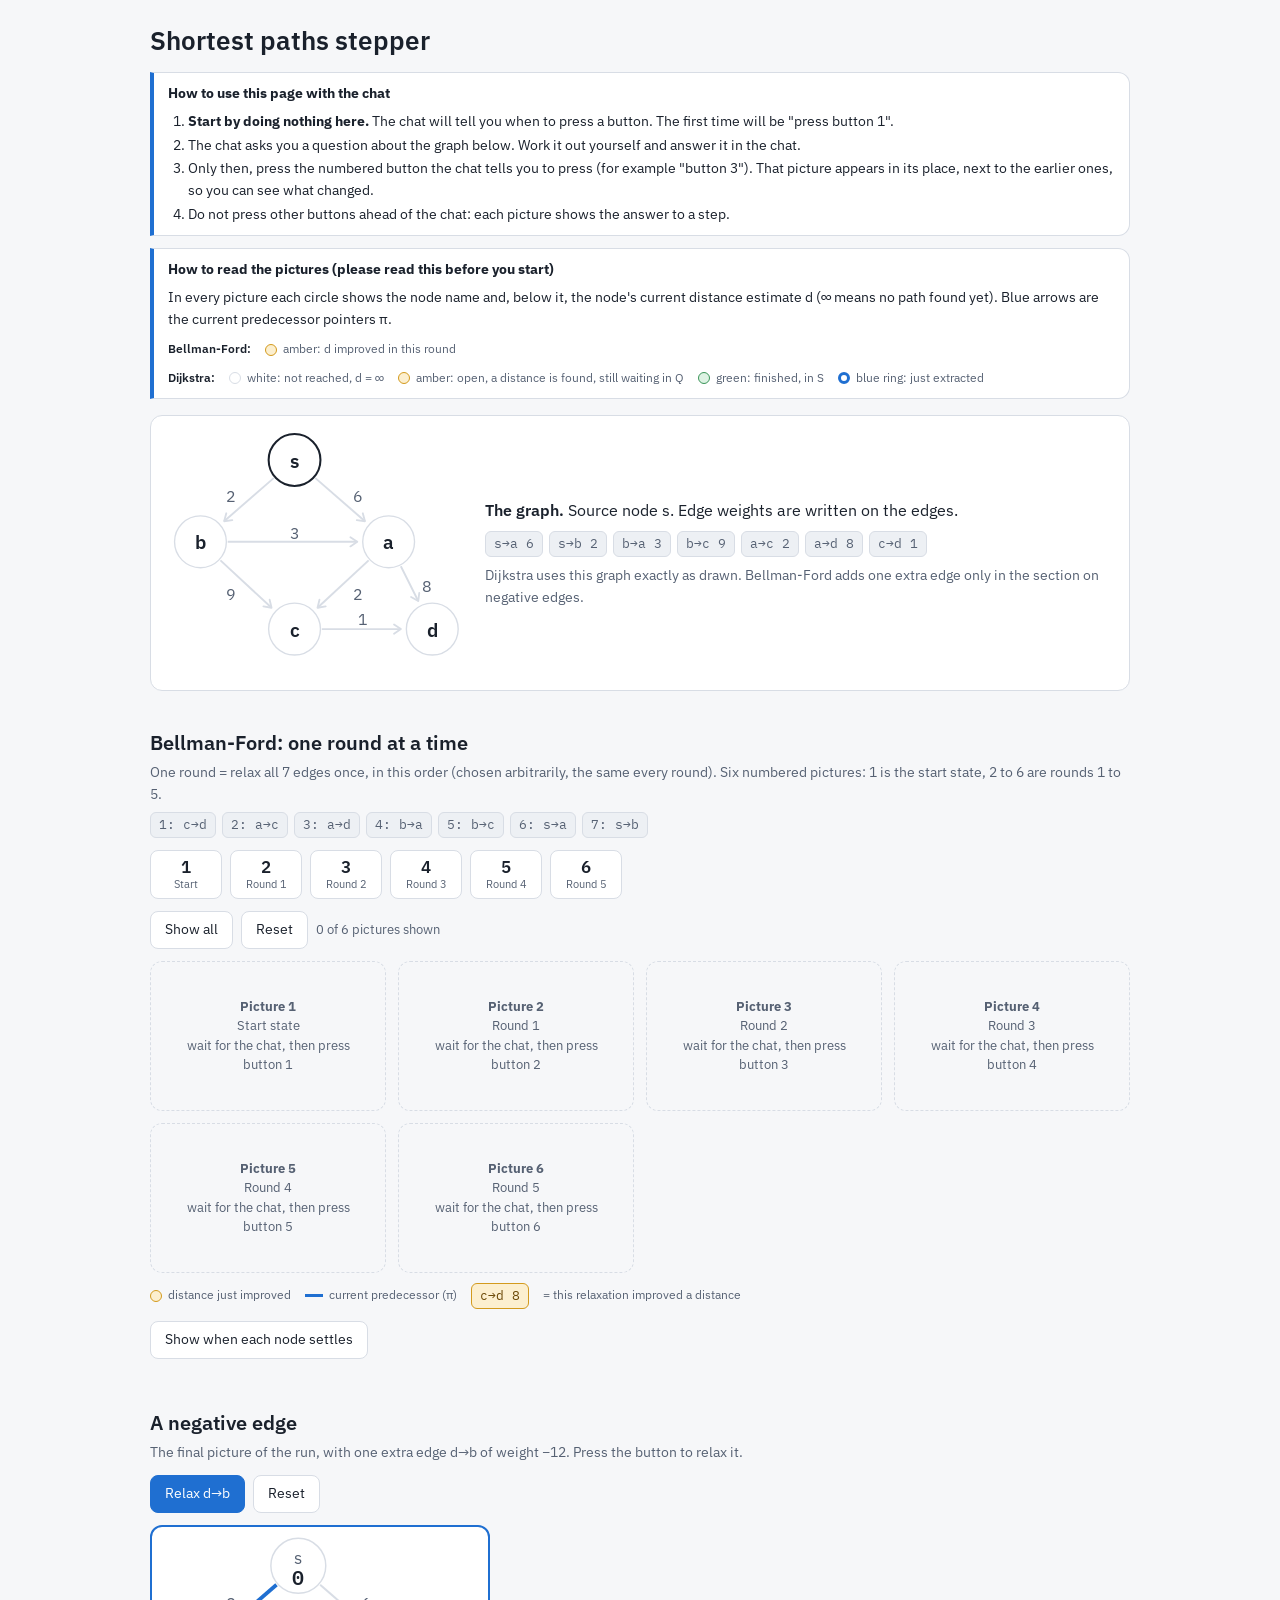
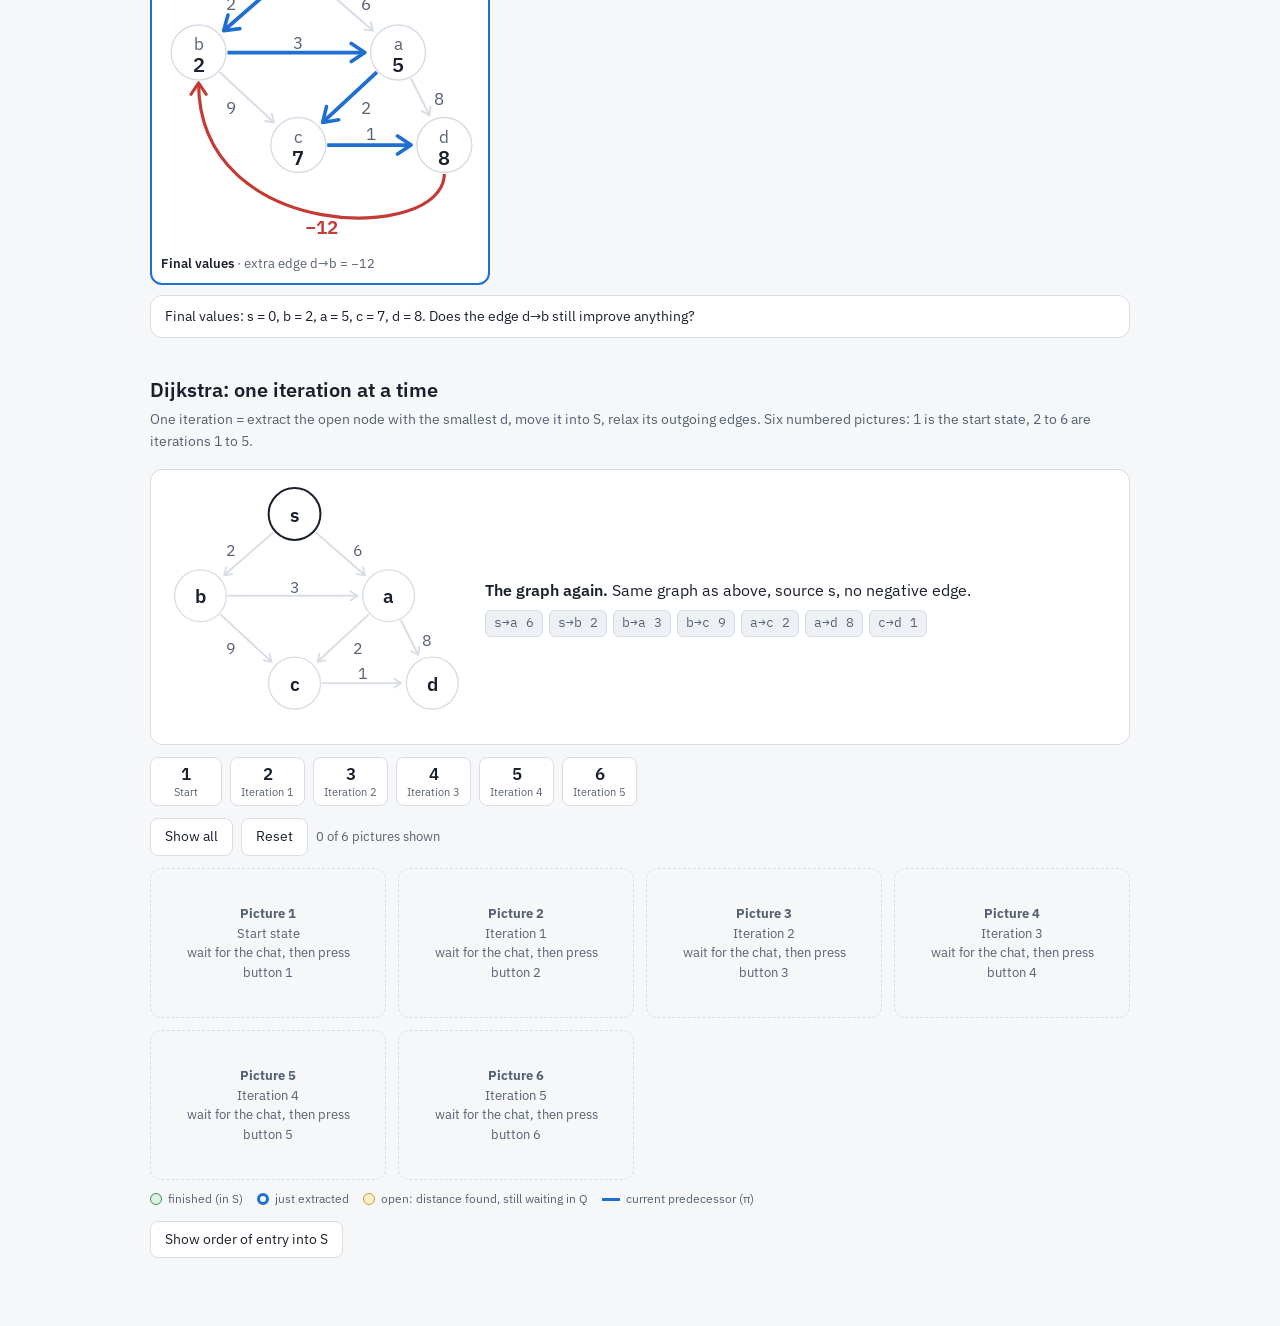
<file: 4120/materials/w8/shortest-paths-stepper.html>
<!doctype html><html lang="en"><head><meta charset="utf-8"><meta name="viewport" content="width=device-width, initial-scale=1"><title>Shortest Paths Stepper</title><link rel="stylesheet" href="https://fonts.googleapis.com/css2?family=IBM+Plex+Mono:wght@400;500&family=IBM+Plex+Sans:wght@400;500;600&display=swap"><style>
/* Layout: one narrow reading column, three stacked stepper sections, each a grid of small graph snapshots that grows as the student reveals steps. */
:root{
  --bg:#f6f7f9; --surface:#ffffff; --line:#d8dde5; --fg:#1a212c; --mute:#566173; --chip:#edf0f4;
  --accent:#1f6fd1; --warn-bg:#fcefcf; --warn-line:#d39a1d; --warn-fg:#6a4806;
  --ok-bg:#ddf2e3; --ok-line:#3b9559; --ok-fg:#1c5732; --bad:#c43b36;
  --sans:"IBM Plex Sans",system-ui,-apple-system,"Segoe UI",sans-serif;
  --mono:"IBM Plex Mono",ui-monospace,SFMono-Regular,Menlo,monospace;
}
@media (prefers-color-scheme: dark){:root:not([data-theme="light"]){
  --bg:#11151b; --surface:#1a2029; --line:#2d3643; --fg:#e7ebf1; --mute:#98a3b3; --chip:#232b36;
  --accent:#5da3f6; --warn-bg:#3a2f12; --warn-line:#c28d1f; --warn-fg:#f1d28a;
  --ok-bg:#183626; --ok-line:#3f9c60; --ok-fg:#a7e4ba; --bad:#ef6e69; color-scheme:dark}}
:root[data-theme="dark"]{
  --bg:#11151b; --surface:#1a2029; --line:#2d3643; --fg:#e7ebf1; --mute:#98a3b3; --chip:#232b36;
  --accent:#5da3f6; --warn-bg:#3a2f12; --warn-line:#c28d1f; --warn-fg:#f1d28a;
  --ok-bg:#183626; --ok-line:#3f9c60; --ok-fg:#a7e4ba; --bad:#ef6e69; color-scheme:dark}
*{box-sizing:border-box}
body{background:var(--bg);color:var(--fg);font-family:var(--sans);font-size:16px;line-height:1.55;
  padding-block:20px 56px;padding-left:max(16px,env(safe-area-inset-left,0px));padding-right:max(16px,env(safe-area-inset-right,0px))}
.wrap{max-width:980px;margin:0 auto;display:flex;flex-direction:column;gap:36px}
h1{font-size:26px;font-weight:600;margin:0;text-wrap:balance}
h2{font-size:20px;font-weight:600;margin:0 0 4px;text-wrap:balance}
p{margin:0}
.mute{color:var(--mute);font-size:14px}
nav{display:flex;gap:8px;flex-wrap:wrap;margin-top:12px}
nav a{font-size:14px;color:var(--accent);text-decoration:none;border:1px solid var(--line);background:var(--surface);padding:5px 12px;border-radius:999px}
nav a:hover{border-color:var(--accent)}
.howto{margin-top:12px;background:var(--surface);border:1px solid var(--line);border-left:4px solid var(--accent);border-radius:0 12px 12px 0;padding:10px 14px;font-size:14px}
.howto ol{margin:6px 0 0;padding-left:20px;display:flex;flex-direction:column;gap:2px}
.empty{grid-column:1/-1;border:1px dashed var(--line);border-radius:12px;padding:16px;font-size:14px;color:var(--mute)}
.nb{display:flex;flex-direction:column;align-items:center;gap:0;min-width:72px;line-height:1.25;padding:6px 10px}
.nb b{font-size:17px;font-weight:600}
.nb span{font-size:11px;color:var(--mute)}
.nb.done{border-color:var(--accent)}
.nb.done b{color:var(--accent)}
.slot{border:1px dashed var(--line);border-radius:12px;padding:16px;font-size:13px;color:var(--mute);display:flex;align-items:center;justify-content:center;text-align:center;min-height:150px;line-height:1.5}
.graphbox{display:flex;gap:20px;flex-wrap:wrap;align-items:center;margin-top:16px;background:var(--surface);border:1px solid var(--line);border-radius:12px;padding:14px}
.graphbox svg{width:min(100%,340px);height:auto}
.graphbox .txt{flex:1;min-width:220px;display:flex;flex-direction:column;gap:8px}
.chips{display:flex;flex-wrap:wrap;gap:6px}
.chip{font-family:var(--mono);font-size:13px;padding:2px 8px;border-radius:6px;border:1px solid var(--line);background:var(--chip);color:var(--mute)}
.chip.y{background:var(--warn-bg);border-color:var(--warn-line);color:var(--warn-fg)}
.bar{display:flex;gap:8px;align-items:center;flex-wrap:wrap;margin:12px 0}
button{font:inherit;font-size:14px;padding:7px 14px;border-radius:8px;border:1px solid var(--line);background:var(--surface);color:var(--fg);cursor:pointer}
button.primary{background:var(--accent);border-color:var(--accent);color:#fff}
button:disabled{opacity:.45;cursor:default}
button:focus-visible,a:focus-visible{outline:2px solid var(--accent);outline-offset:2px}
.cnt{font-size:13px;color:var(--mute)}
.grid{display:grid;grid-template-columns:repeat(auto-fill,minmax(230px,1fr));gap:12px}
.pn{background:var(--surface);border:1px solid var(--line);border-radius:12px;padding:8px 10px 10px;min-width:0}
.pn.cur{border:2px solid var(--accent);padding:7px 9px 9px}
.pn svg{width:100%;height:auto;display:block}
.cap{font-size:13px;line-height:1.45;color:var(--mute)}
.cap b{font-weight:600;color:var(--fg)}
.ed{display:flex;flex-wrap:wrap;gap:4px;margin-top:6px}
.q{font-family:var(--mono);font-size:12px;color:var(--mute);margin-top:6px;overflow-wrap:anywhere}
.legend{display:flex;gap:14px;flex-wrap:wrap;font-size:12px;color:var(--mute);margin-top:10px}
.legend span{display:inline-flex;align-items:center;gap:6px}
.sw{width:12px;height:12px;border-radius:50%;display:inline-block;border:1.5px solid var(--line)}
.sw.imp{background:var(--warn-bg);border-color:var(--warn-line)}.sw.fin{background:var(--ok-bg);border-color:var(--ok-line)}
.sw.ext{border-color:var(--accent);border-width:3px}.ln{width:18px;height:0;border-top:3px solid var(--accent);display:inline-block}
.note{background:var(--surface);border:1px solid var(--line);border-radius:12px;padding:10px 14px;font-size:14px;margin-top:10px}
.note .bad{color:var(--bad);font-weight:600}
table.set{border-collapse:separate;border-spacing:4px;font-family:var(--mono);font-size:14px;margin-top:8px}
table.set th{font-family:var(--sans);font-weight:500;color:var(--mute);font-size:12px;padding:2px 8px}
table.set td{padding:5px 10px;text-align:center;border-radius:6px;border:1px solid var(--line);background:var(--surface);min-width:44px}
table.set td.n{border:none;background:none;font-weight:500;text-align:left}
table.set td.f{background:var(--ok-bg);border-color:var(--ok-line);color:var(--ok-fg);font-weight:500}
table.set td.k{color:var(--mute);background:var(--chip)}
.scroll{overflow-x:auto}
svg text{font-family:var(--sans)}
.e{stroke:var(--line);stroke-width:1.4;fill:none}
.e.pi{stroke:var(--accent);stroke-width:2.6}
.e.rel{stroke:var(--warn-line);stroke-width:3}
.e.neg{stroke:var(--bad);stroke-width:2.2}
.w{font-size:12px;fill:var(--mute)}
.w.negw{fill:var(--bad);font-weight:600;font-size:13px}
.nd{fill:var(--surface);stroke:var(--line);stroke-width:1}
.nd.imp{fill:var(--warn-bg);stroke:var(--warn-line);stroke-width:1.8}
.nd.fin{fill:var(--ok-bg);stroke:var(--ok-line);stroke-width:1.2}
.nd.ext{stroke:var(--accent);stroke-width:3.2}
.nd.src{stroke:var(--fg);stroke-width:1.5}
.nm{font-size:12px;fill:var(--mute)}
.dv{font-size:14px;font-weight:600;fill:var(--fg);font-family:var(--mono)}
</style><style>html{color-scheme:light}@media (prefers-color-scheme: dark){html{color-scheme:dark}}body{margin:0}</style></head><body><svg width="0" height="0" style="position:absolute" aria-hidden="true"><defs>
<marker id="ah" viewBox="0 0 10 10" refX="8" refY="5" markerWidth="6" markerHeight="6" orient="auto-start-reverse"><path d="M2 1L8 5L2 9" fill="none" stroke="context-stroke" stroke-width="1.6" stroke-linecap="round" stroke-linejoin="round"/></marker>
</defs></svg>

<div class="wrap">
<header>
  <h1>Shortest paths stepper</h1>
  <div class="howto"><b>How to use this page with the chat</b>
    <ol><li><b>Start by doing nothing here.</b> The chat will tell you when to press a button. The first time will be "press button 1".</li><li>The chat asks you a question about the graph below. Work it out yourself and answer it in the chat.</li>
    <li>Only then, press the numbered button the chat tells you to press (for example "button 3"). That picture appears in its place, next to the earlier ones, so you can see what changed.</li>
    <li>Do not press other buttons ahead of the chat: each picture shows the answer to a step.</li></ol></div>
  <div class="howto"><b>How to read the pictures (please read this before you start)</b>
    <div style="margin-top:6px">In every picture each circle shows the node name and, below it, the node's current distance estimate d (∞ means no path found yet). Blue arrows are the current predecessor pointers π.</div>
    <div class="legend"><b style="color:var(--fg);font-weight:600">Bellman-Ford:</b><span><i class="sw imp"></i>amber: d improved in this round</span></div>
    <div class="legend"><b style="color:var(--fg);font-weight:600">Dijkstra:</b><span><i class="sw" style="background:var(--surface)"></i>white: not reached, d = ∞</span><span><i class="sw imp"></i>amber: open, a distance is found, still waiting in Q</span><span><i class="sw fin"></i>green: finished, in S</span><span><i class="sw ext"></i>blue ring: just extracted</span></div>
  </div>
  
  <div class="graphbox">
    <div id="base"></div>
    <div class="txt">
      <div><b style="font-weight:600">The graph.</b> Source node s. Edge weights are written on the edges.</div>
      <div class="chips" id="edgelist"></div>
      <div class="mute">Dijkstra uses this graph exactly as drawn. Bellman-Ford adds one extra edge only in the section on negative edges.</div>
    </div>
  </div>
</header>

<section id="bellman-ford" aria-labelledby="h-bf">
  <h2 id="h-bf">Bellman-Ford: one round at a time</h2>
  <p class="mute">One round = relax all 7 edges once, in this order (chosen arbitrarily, the same every round). Six numbered pictures: 1 is the start state, 2 to 6 are rounds 1 to 5.</p>
  <div class="chips" id="order" style="margin-top:6px"></div>
  <div class="bar" id="bf-btns" role="group" aria-label="Bellman-Ford pictures"></div>
  <div class="bar"><button id="bf-all">Show all</button><button id="bf-reset">Reset</button><span class="cnt" id="bf-cnt"></span></div>
  <div class="grid" id="bf-grid"></div>
  <div class="legend"><span><i class="sw imp"></i>distance just improved</span><span><i class="ln"></i>current predecessor (π)</span><span class="chip y">c→d 8</span><span>= this relaxation improved a distance</span></div>
  <div class="bar"><button id="set-btn">Show when each node settles</button></div>
  <div class="scroll" id="set-box" hidden></div>
</section>

<section id="negative-edge" aria-labelledby="h-neg">
  <h2 id="h-neg">A negative edge</h2>
  <p class="mute">The final picture of the run, with one extra edge d→b of weight −12. Press the button to relax it.</p>
  <div class="bar"><button class="primary" id="neg-go">Relax d→b</button><button id="neg-reset">Reset</button></div>
  <div style="max-width:340px" class="pn cur" id="neg-pn"></div>
  <div class="note" id="neg-note">Final values: s = 0, b = 2, a = 5, c = 7, d = 8. Does the edge d→b still improve anything?</div>
</section>

<section id="dijkstra" aria-labelledby="h-dj">
  <h2 id="h-dj">Dijkstra: one iteration at a time</h2>
  <p class="mute">One iteration = extract the open node with the smallest d, move it into S, relax its outgoing edges. Six numbered pictures: 1 is the start state, 2 to 6 are iterations 1 to 5.</p>
  <div class="graphbox"><div id="dj-graph"></div><div class="txt"><div><b style="font-weight:600">The graph again.</b> Same graph as above, source s, no negative edge.</div><div class="chips" id="dj-edgelist"></div></div></div>
  <div class="bar" id="dj-btns" role="group" aria-label="Dijkstra pictures"></div>
  <div class="bar"><button id="dj-all">Show all</button><button id="dj-reset">Reset</button><span class="cnt" id="dj-cnt"></span></div>
  <div class="grid" id="dj-grid"></div>
  <div class="legend"><span><i class="sw fin"></i>finished (in S)</span><span><i class="sw ext"></i>just extracted</span><span><i class="sw imp"></i>open: distance found, still waiting in Q</span><span><i class="ln"></i>current predecessor (π)</span></div>
  <div class="bar"><button id="ord-btn">Show order of entry into S</button></div>
  <div class="note" id="ord-box" hidden></div>
</section>
</div>

<script>
var POS={s:[95,22],b:[26,82],a:[164,82],c:[95,146],d:[196,146]};
var OFF={sa:[12,-4],sb:[-12,-4],ba:[0,-7],bc:[-12,6],ac:[12,6],ad:[12,0],cd:[0,-8]};
var W={sa:6,sb:2,ba:3,bc:9,ac:2,ad:8,cd:1};
var ORD=["cd","ac","ad","ba","bc","sa","sb"];
var NODES=["s","a","b","c","d"];
var INF=Infinity;
function fmt(x){return x===INF?"∞":String(x)}
function copy(o){return Object.assign({},o)}

function svg(st,o){
  o=o||{};
  var h='<svg viewBox="0 0 220 '+(o.neg?222:176)+'" role="img" aria-label="'+(o.label||"Graph state")+'">';
  Object.keys(W).forEach(function(e){
    var u=POS[e[0]],v=POS[e[1]],dx=v[0]-u[0],dy=v[1]-u[1],L=Math.sqrt(dx*dx+dy*dy),ux=dx/L,uy=dy/L;
    var cls="e"+((st.p||{})[e[1]]===e[0]?" pi":"");
    h+='<line class="'+cls+'" x1="'+(u[0]+ux*20)+'" y1="'+(u[1]+uy*20)+'" x2="'+(v[0]-ux*23)+'" y2="'+(v[1]-uy*23)+'" marker-end="url(#ah)"/>';
  });
  if(o.neg){
    h+='<path class="e neg'+(o.negRel?' rel':'')+'" d="M196 166 C196 214, 26 214, 26 103" marker-end="url(#ah)"/>';
    h+='<text class="w negw" x="111" y="203" text-anchor="middle" dominant-baseline="central">−12</text>';
  }
  Object.keys(W).forEach(function(e){
    var u=POS[e[0]],v=POS[e[1]];
    h+='<text class="w" x="'+((u[0]+v[0])/2+OFF[e][0])+'" y="'+((u[1]+v[1])/2+OFF[e][1])+'" text-anchor="middle" dominant-baseline="central">'+W[e]+'</text>';
  });
  NODES.forEach(function(k){
    var cls="nd";
    if(st.S){if(st.S.indexOf(k)>=0)cls+=" fin";else if(st.d[k]!==INF)cls+=" imp"}
    else if(st.chg&&st.chg[k])cls+=" imp";
    if(st.u===k)cls+=" ext";
    if(o.plain&&k==="s")cls+=" src";
    var x=POS[k][0],y=POS[k][1];
    h+='<circle class="'+cls+'" cx="'+x+'" cy="'+y+'" r="19"/>';
    if(o.plain){h+='<text class="dv" x="'+x+'" y="'+y+'" text-anchor="middle" dominant-baseline="central" style="font-family:var(--sans)">'+k+'</text>';}
    else{
      h+='<text class="nm" x="'+x+'" y="'+(y-6)+'" text-anchor="middle" dominant-baseline="central">'+k+'</text>';
      h+='<text class="dv" x="'+x+'" y="'+(y+8)+'" text-anchor="middle" dominant-baseline="central">'+fmt(st.d[k])+'</text>';
    }
  });
  return h+'</svg>';
}

document.getElementById("base").innerHTML=svg({p:{},d:{}},{plain:true,label:"The session graph"});
document.getElementById("dj-graph").innerHTML=svg({p:{},d:{}},{plain:true,label:"The session graph, repeated for Dijkstra"});
document.getElementById("dj-edgelist").innerHTML=Object.keys(W).map(function(e){return '<span class="chip">'+e[0]+'→'+e[1]+' '+W[e]+'</span>'}).join("");
document.getElementById("edgelist").innerHTML=Object.keys(W).map(function(e){return '<span class="chip">'+e[0]+'→'+e[1]+' '+W[e]+'</span>'}).join("");
document.getElementById("order").innerHTML=ORD.map(function(e,i){return '<span class="chip">'+(i+1)+': '+e[0]+'→'+e[1]+'</span>'}).join("");

/* ---------- Bellman-Ford simulation ---------- */
var bf=(function(){
  var d={s:0,a:INF,b:INF,c:INF,d:INF},p={},R=[{t:"Start",d:copy(d),p:{},chg:{},ed:[],lab:"d = ∞ except s"}];
  for(var r=1;r<=5;r++){
    var chg={},ed=[];
    ORD.forEach(function(e){
      var u=e[0],v=e[1],ok=d[u]+W[e]<d[v];
      if(ok){d[v]=d[u]+W[e];p[v]=u;chg[v]=1}
      ed.push({e:e,ok:ok,v:d[v]});
    });
    var n=Object.keys(chg).length;
    R.push({t:"After round "+r,d:copy(d),p:copy(p),chg:chg,ed:ed,lab:n?(n+" improved"):"nothing improves"});
  }
  return R;
})();
var bfOn=[],bfLast=-1;
function bfPanel(i,cur){
  var st=bf[i];
  var chips=st.ed.map(function(x){return '<span class="chip'+(x.ok?' y':'')+'">'+x.e[0]+'→'+x.e[1]+(x.ok?' '+x.v:'')+'</span>'}).join("");
  return '<div class="pn'+(cur?' cur':'')+'">'+svg(st,{label:st.t})+'<div class="cap"><b>'+st.t+'</b> · '+st.lab+'</div>'+(i?'<div class="ed">'+chips+'</div>':'')+'</div>';
}
function bfBtns(){
  var h="";
  for(var i=0;i<bf.length;i++)h+='<button class="nb'+(bfOn[i]?' done':'')+'" onclick="bfPress('+i+')" aria-label="Button '+(i+1)+': '+(i?'round '+i:'start')+'"><b>'+(i+1)+'</b><span>'+(i?'Round '+i:'Start')+'</span></button>';
  document.getElementById("bf-btns").innerHTML=h;
}
function bfRender(){
  var h="",c=0;
  for(var i=0;i<bf.length;i++){
    if(bfOn[i]){h+=bfPanel(i,i===bfLast);c++}
    else h+='<div class="slot"><div><b>Picture '+(i+1)+'</b><br>'+(i?'Round '+i:'Start state')+'<br>wait for the chat, then press button '+(i+1)+'</div></div>';
  }
  document.getElementById("bf-grid").innerHTML=h;
  document.getElementById("bf-cnt").textContent=c+" of "+bf.length+" pictures shown";
  bfBtns();
}
function bfPress(i){bfOn[i]=true;bfLast=i;bfRender()}
document.getElementById("bf-all").onclick=function(){for(var i=0;i<bf.length;i++)bfOn[i]=true;bfLast=bf.length-1;bfRender()};
document.getElementById("bf-reset").onclick=function(){bfOn=[];bfLast=-1;bfRender()};
bfRender();

document.getElementById("set-btn").onclick=function(){
  var box=document.getElementById("set-box");
  if(!box.hidden){box.hidden=true;this.textContent="Show when each node settles";return}
  var fin=bf[bf.length-1].d,head='<tr><th></th><th>Start</th>',rows="";
  for(var r=1;r<bf.length;r++)head+='<th>Round '+r+'</th>';
  head+='</tr>';
  ["b","a","c","d"].forEach(function(k){
    var first=bf.length;
    for(var i=bf.length-1;i>=0;i--){if(bf[i].d[k]===fin[k])first=i;else break}
    rows+='<tr><td class="n">'+k+'</td>';
    for(var i=0;i<bf.length;i++){
      var c=i===first?"f":(i>first?"k":"");
      rows+='<td'+(c?' class="'+c+'"':'')+'>'+fmt(bf[i].d[k])+'</td>';
    }
    rows+='</tr>';
  });
  box.innerHTML='<table class="set"><thead>'+head+'</thead><tbody>'+rows+'</tbody></table><div class="mute" style="margin-top:4px">Green = the round where the node reaches its final distance. Grey = unchanged afterwards.</div>';
  box.hidden=false;this.textContent="Hide";
};

/* ---------- Negative edge ---------- */
var finalBF=bf[bf.length-1];
function negRender(relaxed){
  var st={d:copy(finalBF.d),p:copy(finalBF.p),chg:{}};
  if(relaxed){st.d.b=-4;st.chg.b=1}
  document.getElementById("neg-pn").innerHTML=svg(st,{neg:true,negRel:relaxed,label:"Final state with a negative edge from d to b"})+'<div class="cap"><b>'+(relaxed?'After relax(d,b)':'Final values')+'</b> · extra edge d→b = −12</div>';
  document.getElementById("neg-note").innerHTML=relaxed
   ?'8 + (−12) = −4 &lt; 2, so b.d drops to −4 even after the last round. That feeds a (−4 + 3 = −1), then c (−1 + 2 = 1), then d (1 + 1 = 2), and d→b improves b again. The cycle b → a → c → d → b weighs 3 + 2 + 1 − 12 = <span class="bad">−6</span>: a <b style="font-weight:600">negative cycle</b>. Each lap lowers everything by 6, so there is no cheapest route.'
   :'Final values: s = 0, b = 2, a = 5, c = 7, d = 8. Does the edge d→b still improve anything?';
  document.getElementById("neg-go").disabled=relaxed;
}
document.getElementById("neg-go").onclick=function(){negRender(true)};
document.getElementById("neg-reset").onclick=function(){negRender(false)};
negRender(false);

/* ---------- Dijkstra simulation ---------- */
var dj=(function(){
  var d={s:0,a:INF,b:INF,c:INF,d:INF},p={},S=[];
  function qs(){return NODES.filter(function(k){return S.indexOf(k)<0}).sort(function(x,y){return d[x]-d[y]||(x<y?-1:1)}).map(function(k){return k+":"+fmt(d[k])}).join(", ")}
  var R=[{t:"Start",d:copy(d),p:{},S:[],u:null,chg:{},ed:[],q:qs()}];
  for(var it=1;it<=5;it++){
    var u=NODES.filter(function(k){return S.indexOf(k)<0}).sort(function(x,y){return d[x]-d[y]||(x<y?-1:1)})[0];
    S.push(u);
    var chg={},ed=[];
    Object.keys(W).filter(function(e){return e[0]===u}).forEach(function(e){
      var v=e[1],ok=d[u]+W[e]<d[v];
      if(ok){d[v]=d[u]+W[e];p[v]=u;chg[v]=1}
      ed.push({e:e,ok:ok,v:d[v]});
    });
    R.push({t:"Iteration "+it+": extract "+u+" ("+d[u]+")",d:copy(d),p:copy(p),S:S.slice(),u:u,chg:chg,ed:ed,q:qs()});
  }
  return R;
})();
var djOn=[],djLast=-1;
function djPanel(i,cur){
  var st=dj[i];
  var chips=st.ed.length?st.ed.map(function(x){return '<span class="chip'+(x.ok?' y':'')+'">relax '+x.e[0]+'→'+x.e[1]+(x.ok?' → '+x.v:': no change')+'</span>'}).join(""):(i?'<span class="chip">no outgoing edges</span>':'');
  return '<div class="pn'+(cur?' cur':'')+'">'+svg(st,{label:st.t})+'<div class="cap"><b>'+st.t+'</b></div><div class="ed">'+chips+'</div><div class="q">S = {'+st.S.join(", ")+'}<br>Q = {'+st.q+'}</div></div>';
}
function djBtns(){
  var h="";
  for(var i=0;i<dj.length;i++)h+='<button class="nb'+(djOn[i]?' done':'')+'" onclick="djPress('+i+')" aria-label="Button '+(i+1)+': '+(i?'iteration '+i:'start')+'"><b>'+(i+1)+'</b><span>'+(i?'Iteration '+i:'Start')+'</span></button>';
  document.getElementById("dj-btns").innerHTML=h;
}
function djRender(){
  var h="",c=0;
  for(var i=0;i<dj.length;i++){
    if(djOn[i]){h+=djPanel(i,i===djLast);c++}
    else h+='<div class="slot"><div><b>Picture '+(i+1)+'</b><br>'+(i?'Iteration '+i:'Start state')+'<br>wait for the chat, then press button '+(i+1)+'</div></div>';
  }
  document.getElementById("dj-grid").innerHTML=h;
  document.getElementById("dj-cnt").textContent=c+" of "+dj.length+" pictures shown";
  djBtns();
}
function djPress(i){djOn[i]=true;djLast=i;djRender()}
document.getElementById("dj-all").onclick=function(){for(var i=0;i<dj.length;i++)djOn[i]=true;djLast=dj.length-1;djRender()};
document.getElementById("dj-reset").onclick=function(){djOn=[];djLast=-1;djRender()};
djRender();

document.getElementById("ord-btn").onclick=function(){
  var box=document.getElementById("ord-box");
  if(!box.hidden){box.hidden=true;this.textContent="Show order of entry into S";return}
  var last=dj[dj.length-1];
  box.innerHTML='Entered S in this order: <b style="font-weight:600;font-family:var(--mono)">'+last.S.join(", ")+'</b> with final distances <b style="font-weight:600;font-family:var(--mono)">'+last.S.map(function(k){return last.d[k]}).join(", ")+'</b>. Dijkstra builds the shortest path tree inside S, inserting nodes in order of their distance from s.';
  box.hidden=false;this.textContent="Hide";
};
</script>
</body></html>
</file>
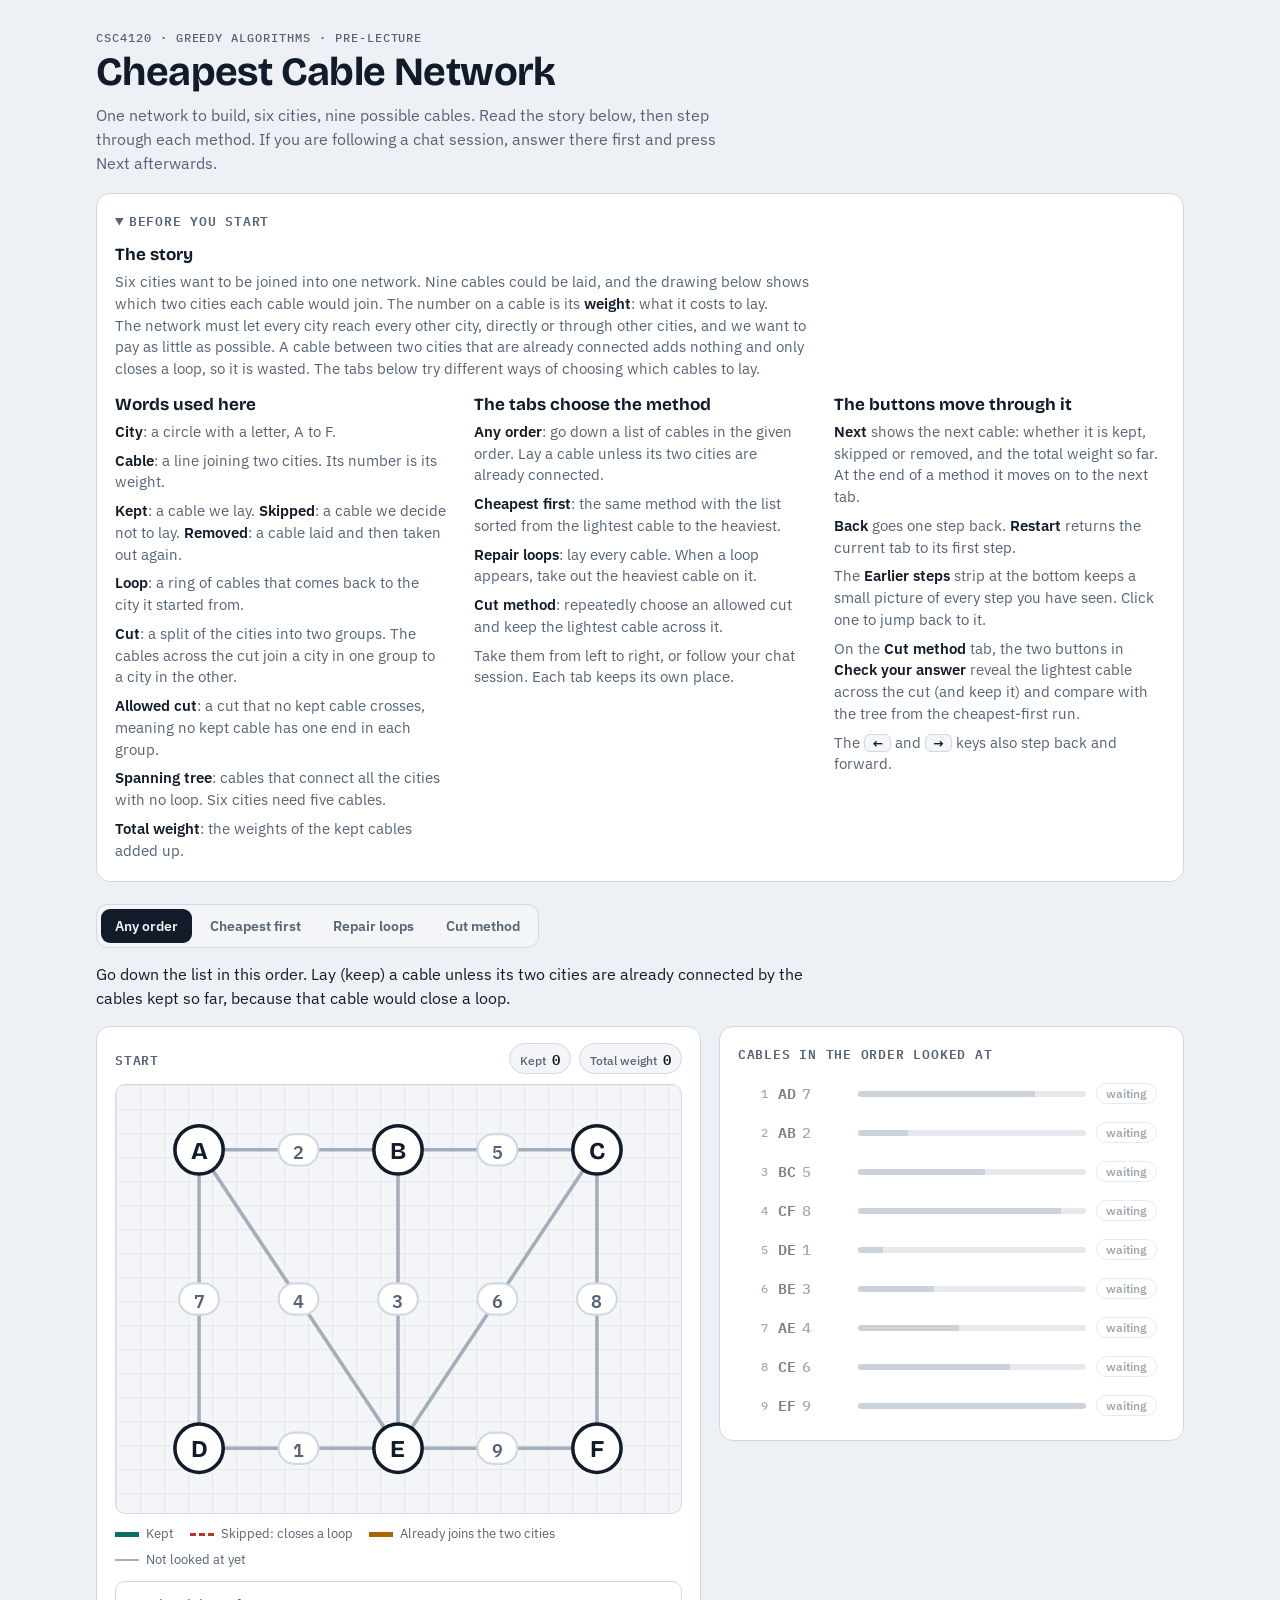
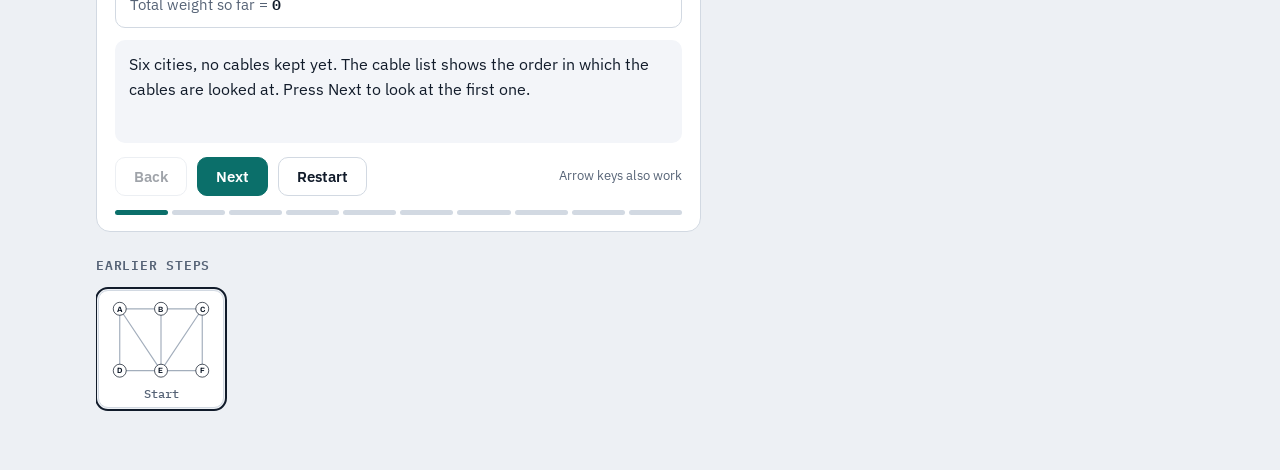
<file: 4120/materials/w9/cable-network-standalone.html>
<!doctype html>
<html lang="en">
<head>
<meta charset="utf-8">
<meta name="viewport" content="width=device-width, initial-scale=1">
<title>Cheapest Cable Network</title>
<meta name="claude:viewport-fit-sides" content="cover">
<link rel="preconnect" href="https://fonts.googleapis.com">
<link rel="preconnect" href="https://fonts.gstatic.com" crossorigin>
<link rel="stylesheet" href="https://fonts.googleapis.com/css2?family=Bricolage+Grotesque:opsz,wght@12..96,600;12..96,700&family=IBM+Plex+Sans:wght@400;500;600&family=IBM+Plex+Mono:wght@400;500;600&display=swap">
<style>
/* Concept: a network-engineer's map table. Cool paper ground, faint survey grid under the graph,
   kept cables in deep teal, dead ends in rust, loops in amber. Mono for every number. */
:root{
  --display:'Bricolage Grotesque','Avenir Next','Segoe UI',system-ui,sans-serif;
  --body:'IBM Plex Sans','Segoe UI',system-ui,sans-serif;
  --mono:'IBM Plex Mono',ui-monospace,'SF Mono',Menlo,Consolas,monospace;
  --bg:#EDF0F4; --surface:#FFFFFF; --surface-2:#F3F5F9; --ink:#111B2A; --muted:#566376; --line:#D2D9E2;
  --kept:#0B6F6A; --kept-soft:#D2ECE9; --on-kept:#FFFFFF;
  --skip:#B23A24; --skip-soft:#F8DED7;
  --loop:#A86800; --loop-soft:#FBEAC6;
  --ga:#2457C5; --ga-soft:#DAE5FA; --gb:#9A3A86; --gb-soft:#F1DAEC;
  --idle:#A3AEBC; --glow:rgba(36,87,197,.20); --grid:rgba(17,27,42,.06); --focus:#2457C5;
}
@media (prefers-color-scheme: dark){
  :root:not([data-theme="light"]){
    --bg:#0D141D; --surface:#151F2C; --surface-2:#1B2736; --ink:#E7EEF6; --muted:#9AA9BC; --line:#2A394C;
    --kept:#3CC4B8; --kept-soft:#143F3C; --on-kept:#06201E;
    --skip:#F27F68; --skip-soft:#45211A;
    --loop:#F0B442; --loop-soft:#3E3012;
    --ga:#7FA6FF; --ga-soft:#1D2D52; --gb:#DE92D3; --gb-soft:#46223F;
    --idle:#52627A; --glow:rgba(127,166,255,.28); --grid:rgba(231,238,246,.06); --focus:#7FA6FF;
    color-scheme:dark;
  }
}
:root[data-theme="dark"]{
  --bg:#0D141D; --surface:#151F2C; --surface-2:#1B2736; --ink:#E7EEF6; --muted:#9AA9BC; --line:#2A394C;
  --kept:#3CC4B8; --kept-soft:#143F3C; --on-kept:#06201E;
  --skip:#F27F68; --skip-soft:#45211A;
  --loop:#F0B442; --loop-soft:#3E3012;
  --ga:#7FA6FF; --ga-soft:#1D2D52; --gb:#DE92D3; --gb-soft:#46223F;
  --idle:#52627A; --glow:rgba(127,166,255,.28); --grid:rgba(231,238,246,.06); --focus:#7FA6FF;
  color-scheme:dark;
}
*{box-sizing:border-box}
body{background:var(--bg);color:var(--ink);font:15px/1.5 var(--body)}
.page{max-width:1120px;margin:0 auto;padding-block:22px 44px;
  padding-left:max(16px,env(safe-area-inset-left,0px));padding-right:max(16px,env(safe-area-inset-right,0px))}
.eyebrow{margin:0 0 6px;font:500 12px var(--mono);letter-spacing:.08em;text-transform:uppercase;color:var(--muted)}
h1{margin:0;font:700 clamp(28px,5vw,40px)/1.05 var(--display);letter-spacing:-.015em;text-wrap:balance}
.lede{margin:10px 0 0;max-width:62ch;color:var(--muted);font-size:16px}
.tabs{display:flex;gap:4px;margin-top:22px;padding:4px;width:fit-content;max-width:100%;overflow-x:auto;
  background:var(--surface-2);border:1px solid var(--line);border-radius:12px}
.tab{flex:none;border:0;background:transparent;color:var(--muted);padding:8px 14px;border-radius:9px;
  font:600 14px var(--body);cursor:pointer;white-space:nowrap}
.tab:hover{color:var(--ink)}
.tab[aria-selected="true"]{background:var(--ink);color:var(--bg)}
button:focus-visible{outline:2px solid var(--focus);outline-offset:2px}
.method{margin:14px 0 16px;max-width:72ch;font-size:16px}
.stage{display:grid;grid-template-columns:minmax(0,1.3fr) minmax(0,1fr);gap:18px;align-items:start}
.card{background:var(--surface);border:1px solid var(--line);border-radius:14px;padding:16px 18px;min-width:0}
.card h2{margin:0 0 10px;font:600 13px var(--mono);letter-spacing:.06em;text-transform:uppercase;color:var(--muted)}
.side{display:grid;gap:18px;min-width:0}
.card-head{display:flex;justify-content:space-between;align-items:baseline;gap:12px;flex-wrap:wrap}
.stepno{font:600 13px var(--mono);letter-spacing:.06em;text-transform:uppercase;color:var(--muted)}
.stepname{font:700 22px var(--display);margin-left:8px}
.chips{display:flex;gap:8px}
.chip{display:inline-flex;gap:6px;align-items:baseline;padding:3px 10px;border:1px solid var(--line);border-radius:999px;
  font:500 12px var(--body);color:var(--muted);background:var(--surface-2)}
.chip b{font:600 14px var(--mono);color:var(--ink);font-variant-numeric:tabular-nums}
.graph{margin-top:10px;padding:8px;border:1px solid var(--line);border-radius:10px;background-color:var(--surface-2);
  background-image:linear-gradient(var(--grid) 1px,transparent 1px),linear-gradient(90deg,var(--grid) 1px,transparent 1px);
  background-size:24px 24px}
.graph svg{display:block;width:100%;max-width:540px;height:auto;margin:0 auto}
.legend{display:flex;flex-wrap:wrap;gap:6px 16px;margin-top:10px;font-size:13px;color:var(--muted)}
.lg{display:inline-flex;align-items:center;gap:7px}
.sw{display:inline-block;width:24px;height:0;border-top:5px solid var(--idle)}
.sw.kept{border-color:var(--kept)} .sw.loop{border-color:var(--loop)}
.sw.skipped{border-top:3px dashed var(--skip)} .sw.idle{border-top-width:2.5px}
.sw.cross{border-color:var(--ink);border-top-width:4px} .sw.light{border-color:var(--kept);border-top-width:8px} .sw.halo{border-color:var(--kept-soft);border-top-width:9px}
.dot{display:inline-block;width:13px;height:13px;border-radius:50%;border:2px solid}
.dot.ga{background:var(--ga-soft);border-color:var(--ga)} .dot.gb{background:var(--gb-soft);border-color:var(--gb)}
.caption{margin-top:12px;padding:12px 14px;background:var(--surface-2);border-radius:10px;font-size:16px;line-height:1.55;min-height:6.4em}
.caption b{font-family:var(--mono);font-weight:600}
.controls{display:flex;gap:10px;align-items:center;flex-wrap:wrap;margin-top:14px}
.btn{border:1px solid var(--line);background:var(--surface);color:var(--ink);padding:9px 18px;border-radius:10px;
  font:600 15px var(--body);cursor:pointer}
.btn:hover:not(:disabled){border-color:var(--ink)}
.btn.primary{background:var(--kept);border-color:var(--kept);color:var(--on-kept)}
.btn.primary:hover:not(:disabled){filter:brightness(1.08)}
.btn:disabled{opacity:.4;cursor:default}
.hint{margin-left:auto;font-size:13px;color:var(--muted)}
.progress{display:flex;gap:4px;margin-top:14px}
.progress i{flex:1;height:5px;border-radius:3px;background:var(--line)}
.progress i.done{background:var(--kept)}
.note{margin:0 0 8px;font-size:14px;color:var(--muted)}
.forest{display:block;margin:0 auto;height:auto}
.ledger{display:grid;gap:2px}
.row{display:grid;grid-template-columns:22px 70px minmax(0,1fr) auto;gap:10px;align-items:center;padding:6px 8px;border-radius:8px}
.row.now{background:var(--surface-2);box-shadow:inset 0 0 0 1px var(--line)}
.row .ix{font:500 12px var(--mono);color:var(--muted);text-align:right;font-variant-numeric:tabular-nums}
.row .nm{font:600 15px var(--mono)} .row .nm span{color:var(--muted);font-weight:500;margin-left:6px;font-variant-numeric:tabular-nums}
.row .bar{height:6px;border-radius:3px;background:var(--line);overflow:hidden}
.row .bar i{display:block;height:100%;background:var(--idle)}
.st{font:600 12px var(--body);padding:2px 9px;border-radius:999px;border:1px solid var(--line);color:var(--muted);white-space:nowrap}
.st.kept{background:var(--kept-soft);border-color:transparent;color:var(--kept)}
.st.skipped,.st.removed{background:var(--skip-soft);border-color:transparent;color:var(--skip)}
.st.light{background:var(--kept);border-color:transparent;color:var(--on-kept)}
.row.pending{opacity:.55}
.toggles{display:grid;gap:8px}
.tog{display:flex;align-items:center;gap:10px;text-align:left;border:1px solid var(--line);background:var(--surface);color:var(--ink);
  padding:10px 12px;border-radius:10px;font:500 14px var(--body);cursor:pointer}
.tog .box{flex:none;width:18px;height:18px;border-radius:5px;border:2px solid var(--muted)}
.tog[aria-pressed="true"]{border-color:var(--kept);background:var(--kept-soft)}
.tog[aria-pressed="true"] .box{background:var(--kept);border-color:var(--kept)}
.history{margin-top:22px}
.history h2{margin:0 0 10px;font:600 13px var(--mono);letter-spacing:.06em;text-transform:uppercase;color:var(--muted)}
.strip{display:flex;gap:10px;overflow-x:auto;padding:4px 2px 10px}
.thumb{flex:none;width:max-content;min-width:124px;border:1px solid var(--line);background:var(--surface);border-radius:10px;padding:6px;cursor:pointer;color:var(--ink)}
.thumb svg{display:block;margin:0 auto}
.thumb span{display:block;margin-top:4px;text-align:center;font:500 12px var(--mono);color:var(--muted)}
.thumb.on{outline:2px solid var(--ink);outline-offset:1px}
.howto{margin-top:18px;background:var(--surface);border:1px solid var(--line);border-radius:14px;padding:4px 18px}
.howto summary{cursor:pointer;padding:12px 0;font:600 13px var(--mono);letter-spacing:.06em;text-transform:uppercase;color:var(--muted)}
.howto summary:focus-visible{outline:2px solid var(--focus);outline-offset:2px;border-radius:6px}
.story{padding:0 0 14px;max-width:78ch}
.story p{margin:0 0 8px;font-size:15px;color:var(--ink)}
.howto-grid{display:grid;grid-template-columns:repeat(auto-fit,minmax(270px,1fr));gap:12px 28px;padding:0 0 16px}
.story h3,.howto h3{margin:0 0 6px;font:700 17px var(--display)}
.howto p,.howto li{margin:0;font-size:14.5px;color:var(--muted)}
.howto ul{margin:0;padding:0;list-style:none;display:grid;gap:7px}
.howto b{color:var(--ink);font-weight:600}
.kbd{display:inline-block;padding:0 7px;border:1px solid var(--line);border-radius:6px;background:var(--surface-2);font:600 12.5px var(--body);color:var(--ink)}
.total{margin-top:12px;padding:10px 14px;border-radius:10px;border:1px solid var(--line);background:var(--surface);
  font-size:15px;color:var(--muted);display:block}
.total .sum{font:600 15px var(--mono);color:var(--ink);font-variant-numeric:tabular-nums;white-space:nowrap}
.total[hidden]{display:none}
.total.done{background:var(--kept-soft);border-color:var(--kept);color:var(--ink)}
.total.done b{color:var(--kept)}
/* svg */
.edge{fill:none;stroke-linecap:round}
.e-idle{stroke:var(--idle);stroke-width:2.5}
.e-faint{stroke:var(--idle);stroke-width:2;opacity:.5}
.e-kept{stroke:var(--kept);stroke-width:6}
.e-skipped,.e-removed{stroke:var(--skip);stroke-width:3;stroke-dasharray:7 7}
.e-loop{stroke:var(--loop);stroke-width:6}
.e-cross{stroke:var(--ink);stroke-width:4.5}
.e-light{stroke:var(--kept);stroke-width:8}
.e-halo{stroke:var(--kept-soft);stroke-width:17}
.e-glow{stroke:var(--glow);stroke-width:17}
.mini .e-idle,.mini .e-faint{stroke-width:4}
.mini .e-skipped,.mini .e-removed{stroke-width:5}
.lab rect{fill:var(--surface);stroke:var(--line);stroke-width:1.5}
.lab text{font:600 13px var(--mono);fill:var(--ink);text-anchor:middle;dominant-baseline:central}
.l-idle text,.l-faint text{fill:var(--muted)}
.l-kept rect,.l-light rect{stroke:var(--kept)} .l-kept text,.l-light text{fill:var(--kept)}
.l-skipped rect,.l-removed rect{stroke:var(--skip)} .l-skipped text,.l-removed text{fill:var(--skip)}
.l-loop rect{stroke:var(--loop)} .l-loop text{fill:var(--loop)}
.node circle{fill:var(--surface);stroke:var(--ink);stroke-width:2.5}
.node text{font:700 17px var(--display);fill:var(--ink);text-anchor:middle;dominant-baseline:central}
.mini .node text{font-size:27px}
.node.ga circle{fill:var(--ga-soft);stroke:var(--ga)} .node.gb circle{fill:var(--gb-soft);stroke:var(--gb)}
.fnode circle{fill:var(--surface);stroke:var(--muted);stroke-width:2}
.fnode.root circle{stroke:var(--kept);stroke-width:3}
.fnode.hl circle{fill:var(--loop-soft);stroke:var(--loop)}
.fnode.moved circle{fill:var(--kept-soft)}
.fnode text{font:700 15px var(--display);fill:var(--ink);text-anchor:middle;dominant-baseline:central}
.forest.mini .fnode text{font-size:10px}
.rk{font:500 12px var(--mono);fill:var(--muted);text-anchor:middle}
.farrow{fill:none;stroke:var(--muted);stroke-width:2}
.farrow.new{stroke:var(--kept);stroke-width:3.2}
.mk{fill:var(--muted)} .mk-new{fill:var(--kept)}
@media (max-width:860px){
  .stage{grid-template-columns:minmax(0,1fr)}
  .howto-grid{grid-template-columns:minmax(0,1fr)}
  .hint{display:none}
}
@media (prefers-reduced-motion:no-preference){
  .edge,.fnode circle{transition:stroke .15s,fill .15s}
}
</style>

<div class="page">
  <header>
    <p class="eyebrow">CSC4120 · Greedy algorithms · pre-lecture</p>
    <h1>Cheapest Cable Network</h1>
    <p class="lede">One network to build, six cities, nine possible cables. Read the story below, then step through each method. If you are following a chat session, answer there first and press Next afterwards.</p>
  </header>

  <details class="howto" open>
    <summary>Before you start</summary>
    <div class="story">
      <h3>The story</h3>
      <p>Six cities want to be joined into one network. Nine cables could be laid, and the drawing below shows which two cities each cable would join. The number on a cable is its <b>weight</b>: what it costs to lay.</p>
      <p>The network must let every city reach every other city, directly or through other cities, and we want to pay as little as possible. A cable between two cities that are already connected adds nothing and only closes a loop, so it is wasted. The tabs below try different ways of choosing which cables to lay.</p>
    </div>
    <div class="howto-grid">
      <div>
        <h3>Words used here</h3>
        <ul>
          <li><b>City</b>: a circle with a letter, A to F.</li>
          <li><b>Cable</b>: a line joining two cities. Its number is its weight.</li>
          <li><b>Kept</b>: a cable we lay. <b>Skipped</b>: a cable we decide not to lay. <b>Removed</b>: a cable laid and then taken out again.</li>
          <li><b>Loop</b>: a ring of cables that comes back to the city it started from.</li>
          <li><b>Cut</b>: a split of the cities into two groups. The cables across the cut join a city in one group to a city in the other.</li>
          <li><b>Allowed cut</b>: a cut that no kept cable crosses, meaning no kept cable has one end in each group.</li>
          <li><b>Spanning tree</b>: cables that connect all the cities with no loop. Six cities need five cables.</li>
          <li><b>Total weight</b>: the weights of the kept cables added up.</li>
        </ul>
      </div>
      <div>
        <h3>The tabs choose the method</h3>
        <ul>
          <li><b>Any order</b>: go down a list of cables in the given order. Lay a cable unless its two cities are already connected.</li>
          <li><b>Cheapest first</b>: the same method with the list sorted from the lightest cable to the heaviest.</li>
          <li><b>Repair loops</b>: lay every cable. When a loop appears, take out the heaviest cable on it.</li>
          <li><b>Cut method</b>: repeatedly choose an allowed cut and keep the lightest cable across it.</li>
          <li>Take them from left to right, or follow your chat session. Each tab keeps its own place.</li>
        </ul>
      </div>
      <div>
        <h3>The buttons move through it</h3>
        <ul>
          <li><b>Next</b> shows the next cable: whether it is kept, skipped or removed, and the total weight so far. At the end of a method it moves on to the next tab.</li>
          <li><b>Back</b> goes one step back. <b>Restart</b> returns the current tab to its first step.</li>
          <li>The <b>Earlier steps</b> strip at the bottom keeps a small picture of every step you have seen. Click one to jump back to it.</li>
          <li>On the <b>Cut method</b> tab, the two buttons in <b>Check your answer</b> reveal the lightest cable across the cut (and keep it) and compare with the tree from the cheapest-first run.</li>
          <li>The <span class="kbd">←</span> and <span class="kbd">→</span> keys also step back and forward.</li>
        </ul>
      </div>
    </div>
  </details>

  <div class="tabs" role="tablist" id="tabs" aria-label="Methods"></div>
  <p class="method" id="method"></p>

  <main class="stage">
    <section class="card" aria-label="Current step">
      <div class="card-head">
        <div><span class="stepno" id="stepno"></span><span class="stepname" id="stepname"></span></div>
        <div class="chips" id="chips"></div>
      </div>
      <div class="graph" id="graph"></div>
      <div class="legend" id="legend"></div>
      <div class="total" id="total" aria-live="polite"></div>
      <div class="caption" id="caption" aria-live="polite"></div>
      <div class="controls">
        <button class="btn" id="back" type="button">Back</button>
        <button class="btn primary" id="next" type="button">Next</button>
        <button class="btn" id="reset" type="button">Restart</button>
        <span class="hint">Arrow keys also work</span>
      </div>
      <div class="progress" id="progress" aria-hidden="true"></div>
    </section>

    <aside class="side">
      <section class="card" id="cutCard" hidden>
        <h2>Check your answer</h2>
        <div class="toggles">
          <button class="tog" id="togLight" type="button" aria-pressed="false"><span class="box"></span>Show the lightest cable across the cut</button>
          <button class="tog" id="togTree" type="button" aria-pressed="false"><span class="box"></span>Show the cheapest-first tree</button>
        </div>
      </section>
      <section class="card">
        <h2 id="ledgerTitle"></h2>
        <div class="ledger" id="ledger"></div>
      </section>
    </aside>
  </main>

  <section class="history" aria-label="Earlier steps">
    <h2>Earlier steps</h2>
    <div class="strip" id="strip"></div>
  </section>
</div>

<script>
(function(){
/* ---------- data: the running graph ---------- */
const NODES = { A: [50, 40], B: [190, 40], C: [330, 40], D: [50, 250], E: [190, 250], F: [330, 250] };
const EDGES = [
  { id: 'AB', u: 'A', v: 'B', w: 2 },
  { id: 'BC', u: 'B', v: 'C', w: 5 },
  { id: 'AD', u: 'A', v: 'D', w: 7 },
  { id: 'AE', u: 'A', v: 'E', w: 4 },
  { id: 'BE', u: 'B', v: 'E', w: 3 },
  { id: 'CE', u: 'C', v: 'E', w: 6 },
  { id: 'CF', u: 'C', v: 'F', w: 8 },
  { id: 'DE', u: 'D', v: 'E', w: 1 },
  { id: 'EF', u: 'E', v: 'F', w: 9 },
];
const E = Object.fromEntries(EDGES.map(e => [e.id, e]));
const ANY = ['AD', 'AB', 'BC', 'CF', 'DE', 'BE', 'AE', 'CE', 'EF'];
const SORTED = [...EDGES].sort((a, b) => a.w - b.w).map(e => e.id);

/* ---------- helpers ---------- */
const cname = id => `${id} (${E[id].w})`;
const plural = (n, w) => `${n} ${w}${n === 1 ? '' : 's'}`;

// path (list of edge ids) joining a and b using only the given edges, or null
function pathBetween(ids, a, b) {
  const adj = {};
  for (const id of ids) {
    const e = E[id];
    (adj[e.u] = adj[e.u] || []).push([e.v, id]);
    (adj[e.v] = adj[e.v] || []).push([e.u, id]);
  }
  const prev = { [a]: null };
  const q = [a];
  while (q.length) {
    const x = q.shift();
    if (x === b) break;
    for (const [y, id] of adj[x] || []) {
      if (!(y in prev)) { prev[y] = [x, id]; q.push(y); }
    }
  }
  if (!(b in prev)) return null;
  const path = [];
  let x = b;
  while (prev[x]) { path.unshift(prev[x][1]); x = prev[x][0]; }
  return path;
}
// node sequence when walking the path from a
function route(a, path) {
  let cur = a;
  const r = [a];
  for (const id of path) { const e = E[id]; cur = e.u === cur ? e.v : e.u; r.push(cur); }
  return r;
}

/* ---------- sections 1 and 2: keep a cable unless it closes a loop ---------- */
function buildKeep(order, summary) {
  const states = [];
  const kept = [];
  const status = {};
  order.forEach(id => (status[id] = 'pending'));
  const cost = () => kept.reduce((s, id) => s + E[id].w, 0);
  states.push({
    status: { ...status }, cur: null, hl: [], kept: [], cost: 0, short: 'Start',
    text: 'Six cities, no cables kept yet. The cable list shows the order in which the cables are looked at. Press Next to look at the first one.',
  });
  order.forEach(id => {
    const e = E[id];
    const p = pathBetween(kept, e.u, e.v);
    let text, hl = [];
    if (p) {
      status[id] = 'skipped';
      hl = p;
      text = `<b>${cname(id)}.</b> ${e.u} and ${e.v} are already joined through ${route(e.u, p).join('–')}. Keeping ${id} would close a loop, so skip it.`;
    } else {
      status[id] = 'kept';
      kept.push(id);
      text = `<b>${cname(id)}.</b> ${e.u} and ${e.v} are not joined yet, so keep it.`;
    }
    states.push({ status: { ...status }, cur: id, hl, kept: [...kept], cost: cost(), short: `${id} ${p ? 'skip' : 'keep'}`, text });
  });
  const last = states[states.length - 1];
  last.text += ' ' + summary(last.cost, last.kept.length);
  return states;
}

/* ---------- section 3: add every cable, then drop the heaviest cable of any loop ---------- */
function buildRepair(order, kruskalCost) {
  const states = [];
  let forest = [];
  const status = {};
  order.forEach(id => (status[id] = 'pending'));
  const cost = () => forest.reduce((s, id) => s + E[id].w, 0);
  states.push({
    status: { ...status }, cur: null, hl: [], removed: null, kept: [], cost: 0, short: 'Start',
    text: 'Same list as the first run. This time a cable that closes a loop is not thrown away: add it, then remove the heaviest cable on the loop.',
  });
  order.forEach(id => {
    const e = E[id];
    const p = pathBetween(forest, e.u, e.v);
    let text, hl = [], removed = null, short;
    if (!p) {
      status[id] = 'kept';
      forest.push(id);
      short = `${id} add`;
      text = `<b>${cname(id)}.</b> ${e.u} and ${e.v} are not joined yet. Add it; no loop appears.`;
    } else {
      const loop = [...p, id];
      const loopRoute = `${route(e.u, p).join('–')}–${e.u}`;
      const heavy = loop.reduce((a, b) => (E[a].w >= E[b].w ? a : b));
      const listing = loop.map(x => `${x} ${E[x].w}`).join(', ');
      status[id] = 'kept';
      if (heavy === id) {
        status[id] = 'removed';
        removed = id;
        short = `${id} drop`;
        text = `<b>${cname(id)}.</b> Adding it closes the loop ${loopRoute} (${listing}). The heaviest cable on the loop is ${id} itself, so it is the one removed.`;
      } else {
        status[heavy] = 'removed';
        removed = heavy;
        forest = forest.filter(x => x !== heavy);
        forest.push(id);
        short = `${id} swap`;
        text = `<b>${cname(id)}.</b> Adding it closes the loop ${loopRoute} (${listing}). The heaviest cable on the loop is <b>${cname(heavy)}</b>, so remove that one.`;
      }
      hl = loop.filter(x => x !== removed);
    }
    states.push({ status: { ...status }, cur: id, hl, removed, kept: [...forest], cost: cost(), short, text });
  });
  const last = states[states.length - 1];
  last.text += ` All nine cables looked at. The tree has ${last.kept.length} cables and total weight ${last.cost}. The sorted list gave ${kruskalCost}.`;
  return states;
}

/* ---------- section 4: the cut method ---------- */
function buildCutMethod() {
  const nodes = Object.keys(NODES);
  const seq = [
    { S: ['F'] },
    { S: ['C'], bad: true },
    { S: ['A', 'B', 'D', 'E'] },
    { S: ['A'] },
    { S: ['A', 'B', 'C', 'F'] },
    { S: ['D'] },
  ];
  const kept = [];
  const states = [{
    S: null, T: null, cross: [], lightest: null, flag: [], bad: false, keptBefore: [], label: '', short: 'Start', cur: null,
    text: 'Nothing is kept yet. A <b>cut</b> splits the cities into two groups. The cables across the cut join a city in one group to a city in the other. The method: choose a cut that no kept cable crosses, keep the lightest cable across it, and repeat until all the cities are connected.',
  }];
  let n = 0;
  seq.forEach(item => {
    const set = new Set(item.S);
    const T = nodes.filter(x => !set.has(x));
    const cross = EDGES.filter(e => set.has(e.u) !== set.has(e.v)).map(e => e.id);
    const flag = kept.filter(id => cross.includes(id));
    const label = `{${item.S.join(', ')}} | {${T.join(', ')}}`;
    const list = cross.map(x => `${x} ${E[x].w}`).join(', ');
    if (item.bad) {
      if (!flag.length) throw new Error('bad cut has no kept cable crossing it');
      const why = flag.map(id => `${id} joins ${E[id].u} and ${E[id].v}, which are in different groups`).join('; ');
      states.push({
        S: item.S, T, cross, lightest: null, flag, bad: true, keptBefore: [...kept], label, short: 'Not allowed', cur: null,
        text: `<b>Cut ${label}.</b> This cut is <b>not allowed</b>: the kept cable ${why}. A cut must not be crossed by a kept cable. Across it: ${list}.`,
      });
      return;
    }
    if (flag.length) throw new Error('allowed cut is crossed by a kept cable');
    n += 1;
    const lightest = cross.reduce((a, b) => (E[a].w < E[b].w ? a : b));
    const intro = kept.length === 0
      ? 'Nothing is kept yet, so every cut is allowed.'
      : `No kept cable (${kept.join(', ')}) has one end in each group, so this cut is allowed.`;
    states.push({
      S: item.S, T, cross, lightest, flag: [], bad: false, keptBefore: [...kept], label, short: `Cut ${n}`, cur: null,
      text: `<b>Cut ${label}.</b> ${intro} Across it: ${list}.`,
    });
    kept.push(lightest);
  });
  return states;
}

if (typeof module !== 'undefined') {
  module.exports = { NODES, EDGES, E, ANY, SORTED, pathBetween, route, buildKeep, buildRepair, buildCutMethod, cname };
}


const ANY_S = buildKeep(ANY, (c, n) => `All nine cables looked at: ${n} kept, no loop, every city connected. Total weight ${c}.`);
const ANY_COST = ANY_S[ANY_S.length - 1].cost;
const SORT_S = buildKeep(SORTED, (c, n) => `All nine cables looked at: ${n} kept, total weight ${c}, against ${ANY_COST} for the first list. Taking the cables from cheapest to most expensive is Kruskal's algorithm.`);
const KR = SORT_S[SORT_S.length - 1];
const REP_S = buildRepair(ANY, KR.cost);
const CUT_S = buildCutMethod();

const SECTIONS = [
  { key:'any',    label:'Any order',      states:ANY_S,  order:ANY,
    method:'Go down the list in this order. Lay (keep) a cable unless its two cities are already connected by the cables kept so far, because that cable would close a loop.',
    legend:[['kept','Kept'],['skipped','Skipped: closes a loop'],['loop','Already joins the two cities'],['idle','Not looked at yet']] },
  { key:'sorted', label:'Cheapest first', states:SORT_S, order:SORTED,
    method:'The same method, with the list sorted from the lightest cable to the heaviest. Taking cables in increasing order of weight is known as Kruskal\u2019s algorithm.',
    legend:[['kept','Kept'],['skipped','Skipped: closes a loop'],['loop','Already joins the two cities'],['idle','Not looked at yet']] },
  { key:'repair', label:'Repair loops',   states:REP_S,  order:ANY,
    method:'Add every cable in the first list\u2019s order. When a cable closes a loop, take out the heaviest cable on that loop, which may be the one just added.',
    legend:[['kept','In the tree'],['loop','On the loop just closed'],['skipped','Removed'],['idle','Not looked at yet']] },
  { key:'cuts',   label:'Cut method',     states:CUT_S,  order:null,
    method:'Start with no cables kept. Choose an allowed cut, which is a split of the cities that no kept cable crosses, and keep the lightest cable across it. Repeat until all the cities are connected.',
    legend:null },
];

const $ = id => document.getElementById(id);
const ui = { sec:0, idx:SECTIONS.map(() => 0), seen:SECTIONS.map(() => 0), light:false, tree:false };
const TREE = new Set(KR.kept);

/* ---------- drawing ---------- */
function graphSVG(sec, st, o) {
  o = o || {};
  const mini = !!o.mini, rN = mini ? 22 : 17;
  const prio = ['faint','idle','skipped','removed','kept','cross','loop','light'];
  const items = EDGES.map(e => {
    let c = 'idle';
    if (sec === 'cuts') {
      c = st.keptBefore.includes(e.id) ? 'kept' : st.cross.includes(e.id) ? 'cross' : 'faint';
      if (st.flag.includes(e.id)) c = 'loop';
      if (c === 'cross' && o.light && e.id === st.lightest) c = 'light';
    } else {
      const s = st.status[e.id];
      c = s === 'kept' ? 'kept' : s === 'skipped' ? 'skipped' : s === 'removed' ? 'removed' : 'idle';
      if (st.hl && st.hl.includes(e.id) && s !== 'removed') c = 'loop';
    }
    return { e, c };
  }).sort((a, b) => prio.indexOf(a.c) - prio.indexOf(b.c));
  const P = n => NODES[n];
  const line = (e, cls) => `<line class="edge ${cls}" x1="${P(e.u)[0]}" y1="${P(e.u)[1]}" x2="${P(e.v)[0]}" y2="${P(e.v)[1]}"/>`;
  let s = `<svg class="${mini ? 'mini' : ''}" viewBox="0 0 380 290" ${mini ? 'width="112"' : ''} role="img" aria-label="${o.label || 'Graph of six cities and nine cables'}">`;
  if (sec === 'cuts' && o.tree) items.forEach(({ e }) => { if (TREE.has(e.id)) s += line(e, 'e-halo'); });
  if (st.cur && !mini) s += line(E[st.cur], 'e-glow');
  items.forEach(({ e, c }) => { s += line(e, 'e-' + c); });
  if (!mini) {
    items.forEach(({ e, c }) => {
      const mx = (P(e.u)[0] + P(e.v)[0]) / 2, my = (P(e.u)[1] + P(e.v)[1]) / 2;
      s += `<g class="lab l-${c}"><rect x="${mx - 14}" y="${my - 11}" width="28" height="22" rx="11"/><text x="${mx}" y="${my + 0.5}">${e.w}</text></g>`;
    });
  }
  Object.keys(NODES).forEach(n => {
    const g = sec === 'cuts' && st.S ? (st.S.includes(n) ? ' ga' : ' gb') : '';
    s += `<g class="node${g}"><circle cx="${P(n)[0]}" cy="${P(n)[1]}" r="${rN}"/><text x="${P(n)[0]}" y="${P(n)[1] + 1}">${n}</text></g>`;
  });
  return s + '</svg>';
}

/* ---------- panels ---------- */
const NCITY = Object.keys(NODES).length;
function viewOf(S, st) {
  if (S.key !== 'cuts') return st;
  const kept = ui.light && st.lightest ? [...st.keptBefore, st.lightest] : st.keptBefore;
  return { kept, cost: kept.reduce((a, id) => a + E[id].w, 0) };
}
function legendHTML(S, st) {
  if (S.key === 'cuts') {
    let h = '';
    if (st.S) h += `<span class="lg"><i class="dot ga"></i>Group one</span><span class="lg"><i class="dot gb"></i>Group two</span><span class="lg"><i class="sw cross"></i>Cable across the cut</span>`;
    h += `<span class="lg"><i class="sw kept"></i>Kept so far</span>`;
    if (st.bad) h += `<span class="lg"><i class="sw loop"></i>Kept cable that crosses the cut</span>`;
    if (ui.light && st.lightest) h += `<span class="lg"><i class="sw light"></i>Lightest across: kept next</span>`;
    if (ui.tree) h += `<span class="lg"><i class="sw halo"></i>In the cheapest-first tree</span>`;
    return h;
  }
  return S.legend.map(([k, t]) => `<span class="lg"><i class="sw ${k}"></i>${t}</span>`).join('');
}

function ledgerHTML(S, st) {
  if (S.key === 'cuts') {
    if (!st.cross.length) return '<p class="note">No cut has been chosen yet.</p>';
    return st.cross.map((id, i) => {
      const chips = [];
      if (st.flag.includes(id)) chips.push('<span class="st removed">kept, crosses the cut</span>');
      if (ui.light && id === st.lightest) chips.push('<span class="st light">lightest</span>');
      if (ui.tree) chips.push(TREE.has(id) ? '<span class="st kept">in tree</span>' : '<span class="st">not in tree</span>');
      return `<div class="row"><span class="ix">${i + 1}</span><span class="nm">${id}<span>${E[id].w}</span></span><span class="bar"><i style="width:${E[id].w / 9 * 100}%"></i></span><span style="display:flex;gap:6px">${chips.join('')}</span></div>`;
    }).join('');
  }
  const label = { pending:'waiting', kept: S.key === 'repair' ? 'in tree' : 'kept', skipped:'skipped', removed:'removed' };
  return S.order.map((id, i) => {
    const s = st.status[id];
    const cls = 'row' + (s === 'pending' ? ' pending' : '') + (st.cur === id ? ' now' : '');
    const pill = s === 'pending' ? '<span class="st">waiting</span>' : `<span class="st ${s}">${label[s]}</span>`;
    return `<div class="${cls}"><span class="ix">${i + 1}</span><span class="nm">${id}<span>${E[id].w}</span></span><span class="bar"><i style="width:${E[id].w / 9 * 100}%"></i></span>${pill}</div>`;
  }).join('');
}

function captionHTML(S, st) {
  if (S.key !== 'cuts') return st.text;
  let t = st.text;
  if (st.S && !st.bad) {
    if (ui.light) t += ` The lightest cable across this cut is <b>${cname(st.lightest)}</b>, so keep it.`;
    if (ui.tree) t += ` ${st.lightest} ${TREE.has(st.lightest) ? 'is' : 'is not'} in the tree from the cheapest-first run (total weight ${KR.cost}).`;
    const all = [...st.keptBefore, st.lightest];
    if (ui.light && all.length === NCITY - 1) {
      const same = all.length === TREE.size && all.every(id => TREE.has(id));
      t += ` All ${NCITY} cities are connected now.` + (same ? ' These are the same cables as the cheapest-first tree.' : '');
    }
  }
  return t;
}

function totalHTML(v) {
  const sum = v.kept.length > 1 ? `${v.kept.map(id => E[id].w).join(' + ')} = ${v.cost}` : String(v.cost);
  if (v.kept.length === NCITY - 1) {
    return `<b>Spanning tree complete.</b> ${NCITY - 1} cables connect all ${NCITY} cities. Total weight = <span class="sum">${sum}</span>`;
  }
  return `Total weight so far = <span class="sum">${sum}</span>`;
}

/* ---------- render ---------- */
function render() {
  const S = SECTIONS[ui.sec], i = ui.idx[ui.sec], st = S.states[i], N = S.states.length;
  ui.seen[ui.sec] = Math.max(ui.seen[ui.sec], i);
  const v = viewOf(S, st);

  document.querySelectorAll('.tab').forEach((b, k) => b.setAttribute('aria-selected', String(k === ui.sec)));
  $('method').innerHTML = S.method;

  if (S.key === 'cuts') {
    $('stepno').textContent = i === 0 ? 'Start' : `Step ${i} of ${N - 1}`;
    $('stepname').textContent = st.label;
    $('chips').innerHTML = (st.S ? `<span class="chip">Across <b>${st.cross.length}</b></span>` : '') + `<span class="chip">Kept <b>${v.kept.length}</b></span><span class="chip">Total weight <b>${v.cost}</b></span>`;
  } else {
    $('stepno').textContent = i === 0 ? 'Start' : `Cable ${i} of ${N - 1}`;
    $('stepname').textContent = st.cur ? cname(st.cur) : '';
    $('chips').innerHTML = `<span class="chip">Kept <b>${st.kept.length}</b></span><span class="chip">Total weight <b>${st.cost}</b></span>`;
  }

  $('graph').innerHTML = graphSVG(S.key, st, { light: ui.light, tree: ui.tree });
  $('legend').innerHTML = legendHTML(S, st);
  $('total').className = 'total' + (v.kept.length === NCITY - 1 ? ' done' : '');
  $('total').innerHTML = totalHTML(v);
  $('caption').innerHTML = captionHTML(S, st);
  $('ledgerTitle').textContent = S.key === 'cuts' ? 'Cables across this cut' : 'Cables in the order looked at';
  $('ledger').innerHTML = ledgerHTML(S, st);

  $('cutCard').hidden = S.key !== 'cuts';
  $('togLight').setAttribute('aria-pressed', String(ui.light));
  $('togTree').setAttribute('aria-pressed', String(ui.tree));

  $('back').disabled = i === 0 && ui.sec === 0;
  const atEnd = i === N - 1, lastSec = ui.sec === SECTIONS.length - 1;
  $('next').textContent = atEnd && !lastSec ? `Next: ${SECTIONS[ui.sec + 1].label}` : 'Next';
  $('next').disabled = atEnd && lastSec;
  $('progress').innerHTML = S.states.map((_, k) => `<i class="${k <= i ? 'done' : ''}"></i>`).join('');

  let strip = '';
  for (let k = 0; k <= ui.seen[ui.sec]; k++) {
    const s2 = S.states[k];
    strip += `<button class="thumb${k === i ? ' on' : ''}" type="button" data-k="${k}" aria-label="Go to ${s2.short}">${graphSVG(S.key, s2, { mini: true, light: true, tree: false })}<span>${s2.short}</span></button>`;
  }
  $('strip').innerHTML = strip;
  const on = $('strip').querySelector('.on');
  if (on) $('strip').scrollLeft = on.offsetLeft - $('strip').clientWidth / 2 + on.offsetWidth / 2;
}

function go(d) {
  const S = SECTIONS[ui.sec], N = S.states.length;
  const j = ui.idx[ui.sec] + d;
  if (j >= N) { if (ui.sec < SECTIONS.length - 1) { ui.sec++; ui.idx[ui.sec] = 0; } }
  else if (j < 0) { if (ui.sec > 0) { ui.sec--; ui.idx[ui.sec] = SECTIONS[ui.sec].states.length - 1; } }
  else ui.idx[ui.sec] = j;
  render();
}

$('tabs').innerHTML = SECTIONS.map((S, k) => `<button class="tab" role="tab" type="button" data-s="${k}">${S.label}</button>`).join('');
$('tabs').addEventListener('click', e => { const b = e.target.closest('.tab'); if (b) { ui.sec = +b.dataset.s; render(); } });
$('strip').addEventListener('click', e => { const b = e.target.closest('.thumb'); if (b) { ui.idx[ui.sec] = +b.dataset.k; render(); } });
$('next').addEventListener('click', () => go(1));
$('back').addEventListener('click', () => go(-1));
$('reset').addEventListener('click', () => { ui.idx[ui.sec] = 0; ui.seen[ui.sec] = 0; render(); });
$('togLight').addEventListener('click', () => { ui.light = !ui.light; render(); });
$('togTree').addEventListener('click', () => { ui.tree = !ui.tree; render(); });
document.addEventListener('keydown', e => {
  if (e.target.closest && e.target.closest('button') && (e.key === 'Enter' || e.key === ' ')) return;
  if (e.key === 'ArrowRight') { e.preventDefault(); go(1); }
  if (e.key === 'ArrowLeft') { e.preventDefault(); go(-1); }
});
render();
})();
</script>

</body>
</html>
</file>
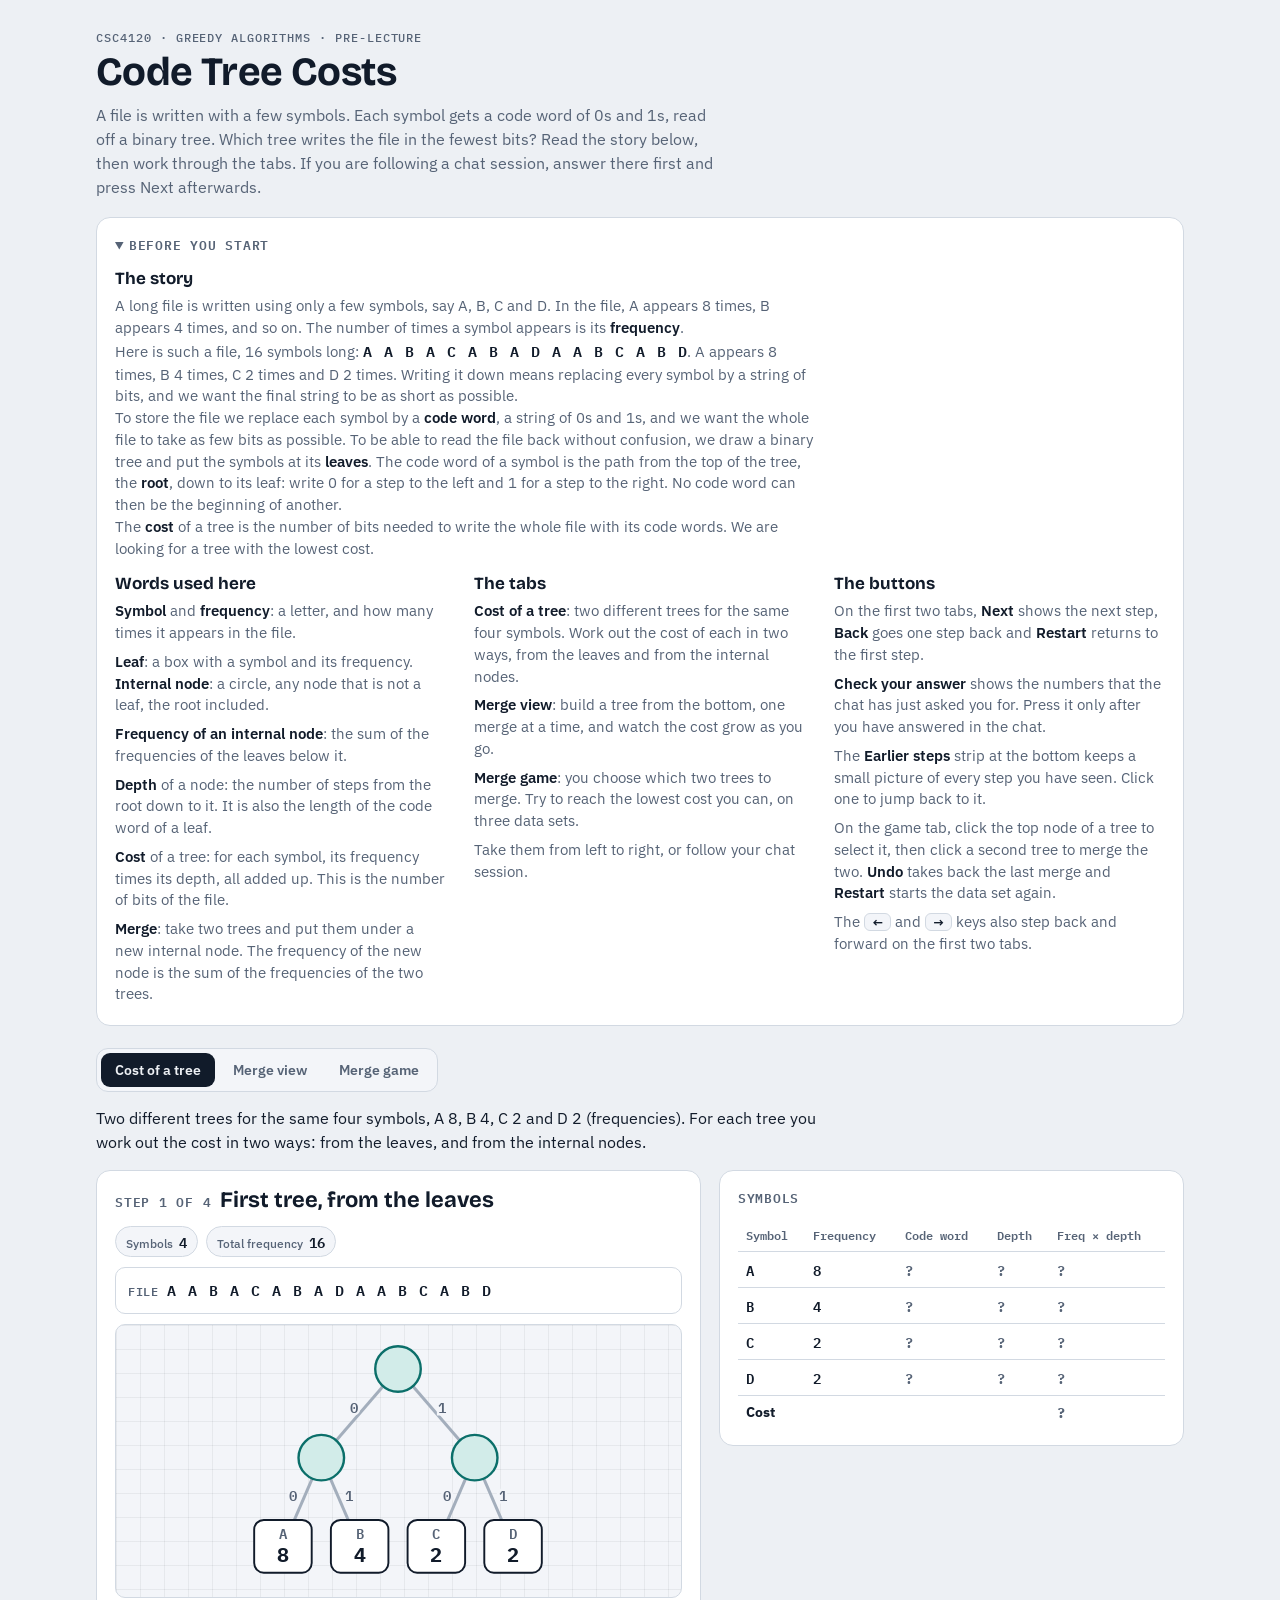
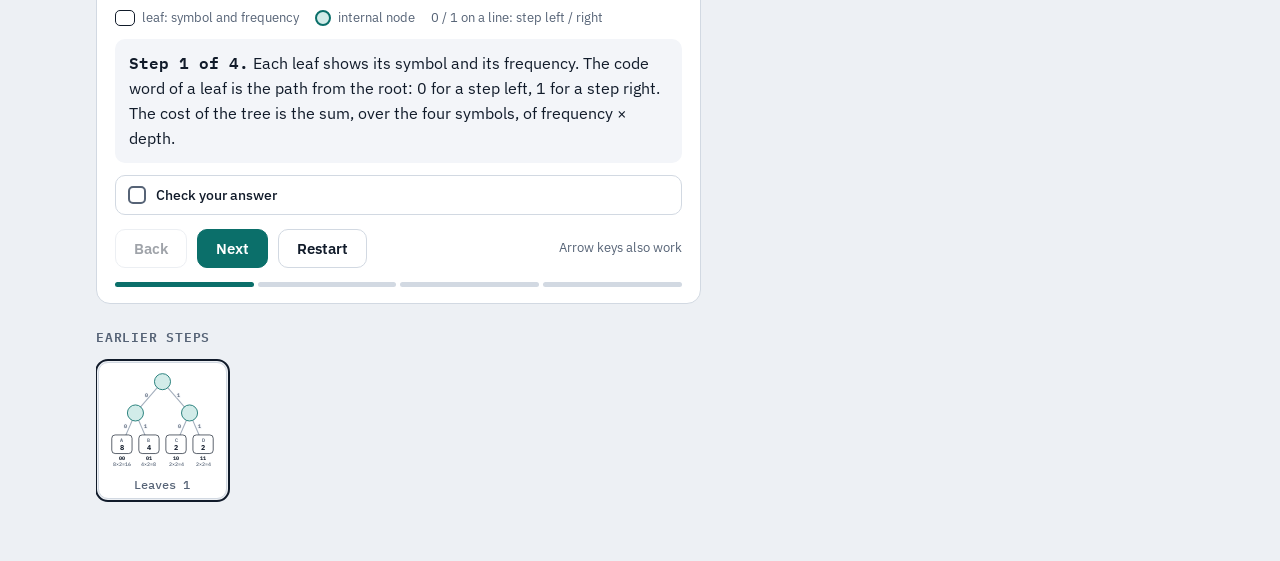
<file: 4120/materials/w9/huffman-cost-standalone.html>
<!doctype html>
<html lang="en">
<head>
<meta charset="utf-8">
<meta name="viewport" content="width=device-width, initial-scale=1">
<title>Code Tree Costs</title>
<meta name="claude:viewport-fit-sides" content="cover">
<link rel="preconnect" href="https://fonts.googleapis.com">
<link rel="preconnect" href="https://fonts.gstatic.com" crossorigin>
<link rel="stylesheet" href="https://fonts.googleapis.com/css2?family=Bricolage+Grotesque:opsz,wght@12..96,600;12..96,700&family=IBM+Plex+Sans:wght@400;500;600&family=IBM+Plex+Mono:wght@400;500;600&display=swap">
<style>
/* Concept: a code-tree worksheet on the same cool paper ground; leaves are boxed, internal nodes teal circles, the newest merge amber. */
:root{
  --display:'Bricolage Grotesque','Avenir Next','Segoe UI',system-ui,sans-serif;
  --body:'IBM Plex Sans','Segoe UI',system-ui,sans-serif;
  --mono:'IBM Plex Mono',ui-monospace,'SF Mono',Menlo,Consolas,monospace;
  --bg:#EDF0F4; --surface:#FFFFFF; --surface-2:#F3F5F9; --ink:#111B2A; --muted:#566376; --line:#D2D9E2;
  --kept:#0B6F6A; --kept-soft:#D2ECE9; --on-kept:#FFFFFF;
  --skip:#B23A24; --skip-soft:#F8DED7;
  --loop:#A86800; --loop-soft:#FBEAC6;
  --ga:#2457C5; --ga-soft:#DAE5FA; --gb:#9A3A86; --gb-soft:#F1DAEC;
  --idle:#A3AEBC; --glow:rgba(36,87,197,.20); --grid:rgba(17,27,42,.06); --focus:#2457C5;
}
@media (prefers-color-scheme: dark){
  :root:not([data-theme="light"]){
    --bg:#0D141D; --surface:#151F2C; --surface-2:#1B2736; --ink:#E7EEF6; --muted:#9AA9BC; --line:#2A394C;
    --kept:#3CC4B8; --kept-soft:#143F3C; --on-kept:#06201E;
    --skip:#F27F68; --skip-soft:#45211A;
    --loop:#F0B442; --loop-soft:#3E3012;
    --ga:#7FA6FF; --ga-soft:#1D2D52; --gb:#DE92D3; --gb-soft:#46223F;
    --idle:#52627A; --glow:rgba(127,166,255,.28); --grid:rgba(231,238,246,.06); --focus:#7FA6FF;
    color-scheme:dark;
  }
}
:root[data-theme="dark"]{
  --bg:#0D141D; --surface:#151F2C; --surface-2:#1B2736; --ink:#E7EEF6; --muted:#9AA9BC; --line:#2A394C;
  --kept:#3CC4B8; --kept-soft:#143F3C; --on-kept:#06201E;
  --skip:#F27F68; --skip-soft:#45211A;
  --loop:#F0B442; --loop-soft:#3E3012;
  --ga:#7FA6FF; --ga-soft:#1D2D52; --gb:#DE92D3; --gb-soft:#46223F;
  --idle:#52627A; --glow:rgba(127,166,255,.28); --grid:rgba(231,238,246,.06); --focus:#7FA6FF;
  color-scheme:dark;
}
*{box-sizing:border-box}
body{background:var(--bg);color:var(--ink);font:15px/1.5 var(--body)}
.page{max-width:1120px;margin:0 auto;padding-block:22px 44px;
  padding-left:max(16px,env(safe-area-inset-left,0px));padding-right:max(16px,env(safe-area-inset-right,0px))}
.eyebrow{margin:0 0 6px;font:500 12px var(--mono);letter-spacing:.08em;text-transform:uppercase;color:var(--muted)}
h1{margin:0;font:700 clamp(28px,5vw,40px)/1.05 var(--display);letter-spacing:-.015em;text-wrap:balance}
.lede{margin:10px 0 0;max-width:62ch;color:var(--muted);font-size:16px}
.tabs{display:flex;gap:4px;margin-top:22px;padding:4px;width:fit-content;max-width:100%;overflow-x:auto;
  background:var(--surface-2);border:1px solid var(--line);border-radius:12px}
.tab{flex:none;border:0;background:transparent;color:var(--muted);padding:8px 14px;border-radius:9px;
  font:600 14px var(--body);cursor:pointer;white-space:nowrap}
.tab:hover{color:var(--ink)}
.tab[aria-selected="true"]{background:var(--ink);color:var(--bg)}
button:focus-visible{outline:2px solid var(--focus);outline-offset:2px}
.method{margin:14px 0 16px;max-width:72ch;font-size:16px}
.stage{display:grid;grid-template-columns:minmax(0,1.3fr) minmax(0,1fr);gap:18px;align-items:start}
.card{background:var(--surface);border:1px solid var(--line);border-radius:14px;padding:16px 18px;min-width:0}
.card h2{margin:0 0 10px;font:600 13px var(--mono);letter-spacing:.06em;text-transform:uppercase;color:var(--muted)}
.side{display:grid;gap:18px;min-width:0}
.card-head{display:flex;justify-content:space-between;align-items:baseline;gap:12px;flex-wrap:wrap}
.stepno{font:600 13px var(--mono);letter-spacing:.06em;text-transform:uppercase;color:var(--muted)}
.stepname{font:700 22px var(--display);margin-left:8px}
.chips{display:flex;gap:8px}
.chip{display:inline-flex;gap:6px;align-items:baseline;padding:3px 10px;border:1px solid var(--line);border-radius:999px;
  font:500 12px var(--body);color:var(--muted);background:var(--surface-2)}
.chip b{font:600 14px var(--mono);color:var(--ink);font-variant-numeric:tabular-nums}
.graph{margin-top:10px;padding:8px;border:1px solid var(--line);border-radius:10px;background-color:var(--surface-2);
  background-image:linear-gradient(var(--grid) 1px,transparent 1px),linear-gradient(90deg,var(--grid) 1px,transparent 1px);
  background-size:24px 24px}
.graph svg{display:block;width:100%;max-width:540px;height:auto;margin:0 auto}
.legend{display:flex;flex-wrap:wrap;gap:6px 16px;margin-top:10px;font-size:13px;color:var(--muted)}
.lg{display:inline-flex;align-items:center;gap:7px}
.sw{display:inline-block;width:24px;height:0;border-top:5px solid var(--idle)}
.sw.kept{border-color:var(--kept)} .sw.loop{border-color:var(--loop)}
.sw.skipped{border-top:3px dashed var(--skip)} .sw.idle{border-top-width:2.5px}
.sw.cross{border-color:var(--ink);border-top-width:4px} .sw.halo{border-color:var(--kept-soft);border-top-width:9px}
.dot{display:inline-block;width:13px;height:13px;border-radius:50%;border:2px solid}
.dot.ga{background:var(--ga-soft);border-color:var(--ga)} .dot.gb{background:var(--gb-soft);border-color:var(--gb)}
.caption{margin-top:12px;padding:12px 14px;background:var(--surface-2);border-radius:10px;font-size:16px;line-height:1.55;min-height:6.4em}
.caption b{font-family:var(--mono);font-weight:600}
.controls{display:flex;gap:10px;align-items:center;flex-wrap:wrap;margin-top:14px}
.btn{border:1px solid var(--line);background:var(--surface);color:var(--ink);padding:9px 18px;border-radius:10px;
  font:600 15px var(--body);cursor:pointer}
.btn:hover:not(:disabled){border-color:var(--ink)}
.btn.primary{background:var(--kept);border-color:var(--kept);color:var(--on-kept)}
.btn.primary:hover:not(:disabled){filter:brightness(1.08)}
.btn:disabled{opacity:.4;cursor:default}
.hint{margin-left:auto;font-size:13px;color:var(--muted)}
.progress{display:flex;gap:4px;margin-top:14px}
.progress i{flex:1;height:5px;border-radius:3px;background:var(--line)}
.progress i.done{background:var(--kept)}
.note{margin:0 0 8px;font-size:14px;color:var(--muted)}
.forest{display:block;margin:0 auto;height:auto}
.ledger{display:grid;gap:2px}
.row{display:grid;grid-template-columns:22px 70px minmax(0,1fr) auto;gap:10px;align-items:center;padding:6px 8px;border-radius:8px}
.row.now{background:var(--surface-2);box-shadow:inset 0 0 0 1px var(--line)}
.row .ix{font:500 12px var(--mono);color:var(--muted);text-align:right;font-variant-numeric:tabular-nums}
.row .nm{font:600 15px var(--mono)} .row .nm span{color:var(--muted);font-weight:500;margin-left:6px;font-variant-numeric:tabular-nums}
.row .bar{height:6px;border-radius:3px;background:var(--line);overflow:hidden}
.row .bar i{display:block;height:100%;background:var(--idle)}
.st{font:600 12px var(--body);padding:2px 9px;border-radius:999px;border:1px solid var(--line);color:var(--muted);white-space:nowrap}
.st.kept{background:var(--kept-soft);border-color:transparent;color:var(--kept)}
.st.skipped,.st.removed{background:var(--skip-soft);border-color:transparent;color:var(--skip)}
.st.light{background:var(--kept);border-color:transparent;color:var(--on-kept)}
.row.pending{opacity:.55}
.toggles{display:grid;gap:8px}
.tog{display:flex;align-items:center;gap:10px;text-align:left;border:1px solid var(--line);background:var(--surface);color:var(--ink);
  padding:10px 12px;border-radius:10px;font:500 14px var(--body);cursor:pointer}
.tog .box{flex:none;width:18px;height:18px;border-radius:5px;border:2px solid var(--muted)}
.tog[aria-pressed="true"]{border-color:var(--kept);background:var(--kept-soft)}
.tog[aria-pressed="true"] .box{background:var(--kept);border-color:var(--kept)}
.history{margin-top:22px}
.history h2{margin:0 0 10px;font:600 13px var(--mono);letter-spacing:.06em;text-transform:uppercase;color:var(--muted)}
.strip{display:flex;gap:10px;overflow-x:auto;padding:4px 2px 10px}
.thumb{flex:none;width:max-content;min-width:124px;border:1px solid var(--line);background:var(--surface);border-radius:10px;padding:6px;cursor:pointer;color:var(--ink)}
.thumb svg{display:block;margin:0 auto}
.thumb span{display:block;margin-top:4px;text-align:center;font:500 12px var(--mono);color:var(--muted)}
.thumb.on{outline:2px solid var(--ink);outline-offset:1px}
.howto{margin-top:18px;background:var(--surface);border:1px solid var(--line);border-radius:14px;padding:4px 18px}
.howto summary{cursor:pointer;padding:12px 0;font:600 13px var(--mono);letter-spacing:.06em;text-transform:uppercase;color:var(--muted)}
.howto summary:focus-visible{outline:2px solid var(--focus);outline-offset:2px;border-radius:6px}
.story{padding:0 0 14px;max-width:78ch}
.story p{margin:0 0 8px;font-size:15px;color:var(--ink)}
.howto-grid{display:grid;grid-template-columns:repeat(auto-fit,minmax(270px,1fr));gap:12px 28px;padding:0 0 16px}
.story h3,.howto h3{margin:0 0 6px;font:700 17px var(--display)}
.howto p,.howto li{margin:0;font-size:14.5px;color:var(--muted)}
.howto ul{margin:0;padding:0;list-style:none;display:grid;gap:7px}
.howto b{color:var(--ink);font-weight:600}
.kbd{display:inline-block;padding:0 7px;border:1px solid var(--line);border-radius:6px;background:var(--surface-2);font:600 12.5px var(--body);color:var(--ink)}
.total{margin-top:12px;padding:10px 14px;border-radius:10px;border:1px solid var(--line);background:var(--surface);
  font-size:15px;color:var(--muted);display:block}
.total .sum{font:600 15px var(--mono);color:var(--ink);font-variant-numeric:tabular-nums;white-space:nowrap}
.total[hidden]{display:none}
.total.done{background:var(--kept-soft);border-color:var(--kept);color:var(--ink)}
.total.done b{color:var(--kept)}
/* svg */
.edge{fill:none;stroke-linecap:round}
.e-idle{stroke:var(--idle);stroke-width:2.5}
.e-faint{stroke:var(--idle);stroke-width:2;opacity:.5}
.e-kept{stroke:var(--kept);stroke-width:6}
.e-skipped,.e-removed{stroke:var(--skip);stroke-width:3;stroke-dasharray:7 7}
.e-loop{stroke:var(--loop);stroke-width:6}
.e-cross{stroke:var(--ink);stroke-width:4.5}
.e-light{stroke:var(--kept);stroke-width:8}
.e-halo{stroke:var(--kept-soft);stroke-width:17}
.e-glow{stroke:var(--glow);stroke-width:17}
.mini .e-idle,.mini .e-faint{stroke-width:4}
.mini .e-skipped,.mini .e-removed{stroke-width:5}
.lab rect{fill:var(--surface);stroke:var(--line);stroke-width:1.5}
.lab text{font:600 13px var(--mono);fill:var(--ink);text-anchor:middle;dominant-baseline:central}
.l-idle text,.l-faint text{fill:var(--muted)}
.l-kept rect,.l-light rect{stroke:var(--kept)} .l-kept text,.l-light text{fill:var(--kept)}
.l-skipped rect,.l-removed rect{stroke:var(--skip)} .l-skipped text,.l-removed text{fill:var(--skip)}
.l-loop rect{stroke:var(--loop)} .l-loop text{fill:var(--loop)}
.node circle{fill:var(--surface);stroke:var(--ink);stroke-width:2.5}
.node text{font:700 17px var(--display);fill:var(--ink);text-anchor:middle;dominant-baseline:central}
.mini .node text{font-size:27px}
.node.ga circle{fill:var(--ga-soft);stroke:var(--ga)} .node.gb circle{fill:var(--gb-soft);stroke:var(--gb)}
.fnode circle{fill:var(--surface);stroke:var(--muted);stroke-width:2}
.fnode.root circle{stroke:var(--kept);stroke-width:3}
.fnode.hl circle{fill:var(--loop-soft);stroke:var(--loop)}
.fnode.moved circle{fill:var(--kept-soft)}
.fnode text{font:700 15px var(--display);fill:var(--ink);text-anchor:middle;dominant-baseline:central}
.forest.mini .fnode text{font-size:10px}
.rk{font:500 12px var(--mono);fill:var(--muted);text-anchor:middle}
.farrow{fill:none;stroke:var(--muted);stroke-width:2}
.farrow.new{stroke:var(--kept);stroke-width:3.2}
.mk{fill:var(--muted)} .mk-new{fill:var(--kept)}
@media (max-width:860px){
  .stage{grid-template-columns:minmax(0,1fr)}
  .howto-grid{grid-template-columns:minmax(0,1fr)}
  .hint{display:none}
}
@media (prefers-reduced-motion:no-preference){
  .edge,.fnode circle{transition:stroke .15s,fill .15s}
}
.toggles[hidden],.stage[hidden],.history[hidden],.opts[hidden],.card[hidden],.note[hidden]{display:none}
.graph svg{max-width:none}
.opts{display:flex;gap:6px;flex-wrap:wrap;margin:0 0 14px}
.opt{border:1px solid var(--line);background:var(--surface);color:var(--ink);padding:7px 14px;border-radius:9px;font:600 13.5px var(--body);cursor:pointer}
.opt[aria-pressed="true"]{background:var(--ink);color:var(--bg);border-color:var(--ink)}
.opt:hover{border-color:var(--ink)}
.lgl{display:inline-block;width:20px;height:16px;border:1.6px solid var(--ink);border-radius:5px;background:var(--surface)}
.lgc{display:inline-block;width:16px;height:16px;border-radius:50%;border:2px solid var(--kept);background:var(--kept-soft)}
.lgn{display:inline-block;width:16px;height:16px;border-radius:50%;border:2px solid var(--loop);background:var(--loop-soft)}
.lgs{display:inline-block;width:16px;height:16px;border-radius:5px;border:3px solid var(--ga);background:var(--ga-soft)}
.ed{stroke:var(--idle);stroke-width:2.5;fill:none}
.eb{font:600 12px var(--mono);fill:var(--muted);text-anchor:middle;dominant-baseline:central;paint-order:stroke;stroke:var(--surface-2);stroke-width:4px}
.lf{fill:var(--surface);stroke:var(--ink);stroke-width:1.6}
.lf-s{font:600 12px var(--mono);fill:var(--muted);text-anchor:middle}
.lf-f{font:700 17px var(--mono);fill:var(--ink);text-anchor:middle}
.in{fill:var(--kept-soft);stroke:var(--kept);stroke-width:2}
.in-t{font:700 15px var(--mono);fill:var(--ink);text-anchor:middle;dominant-baseline:central}
.fresh .in{fill:var(--loop-soft);stroke:var(--loop)}
.nb.sel .in,.nb.sel .lf{stroke:var(--ga);stroke-width:4;fill:var(--ga-soft)}
.nb.click{cursor:pointer}
.nb.click:hover .in,.nb.click:hover .lf{stroke:var(--ga)}
.nb:focus{outline:none}
.nb:focus-visible .in,.nb:focus-visible .lf{stroke:var(--focus);stroke-width:4}
.n1{font:700 13px var(--mono);fill:var(--ink);text-anchor:middle}
.n2{font:500 12px var(--mono);fill:var(--muted);text-anchor:middle}
.logt{width:100%;border-collapse:collapse;font-size:14px}
.logt th,.logt td{padding:6px 8px;border-bottom:1px solid var(--line);text-align:left;font-variant-numeric:tabular-nums}
.logt th{font:600 12px var(--mono);color:var(--muted)}
.logt td.m{font:600 14px var(--mono)}
.logt td.q{color:var(--muted)}
.logt tr.sum td{font-weight:700;border-bottom:0}
.logt tr.now td{background:var(--surface-2)}
.empty{margin:0;font-size:14px;color:var(--muted)}
.att{margin:0;padding:0;list-style:none;display:grid;gap:6px;font-size:14px}
.att li{display:flex;gap:10px;justify-content:space-between;padding:6px 8px;border-radius:8px;background:var(--surface-2)}
.att b{font:600 14px var(--mono)}
.att span{color:var(--muted);font:500 12.5px var(--mono)}
.thumb svg{width:auto;max-width:170px;height:auto;max-height:104px}
.opts .lab{align-self:center;font:600 12px var(--mono);letter-spacing:.06em;text-transform:uppercase;color:var(--muted);margin-right:4px}
.filestrip{margin-top:10px;padding:10px 12px;border:1px solid var(--line);border-radius:10px;background:var(--surface);font-size:14px;color:var(--muted)}
.filestrip[hidden]{display:none}
.fk{font:600 12px var(--mono);letter-spacing:.06em;text-transform:uppercase;margin-right:8px;color:var(--muted)}
.seq{font:600 15px var(--mono);color:var(--ink);word-spacing:.2em;overflow-wrap:anywhere}
.bits{font:700 14px var(--mono);color:var(--ink);white-space:nowrap;margin-left:6px}
.total .sum{white-space:normal;overflow-wrap:anywhere}
</style>
</head>
<body>
<div class="page">
  <header>
    <p class="eyebrow">CSC4120 · Greedy algorithms · pre-lecture</p>
    <h1>Code Tree Costs</h1>
    <p class="lede">A file is written with a few symbols. Each symbol gets a code word of 0s and 1s, read off a binary tree. Which tree writes the file in the fewest bits? Read the story below, then work through the tabs. If you are following a chat session, answer there first and press Next afterwards.</p>
  </header>

  <details class="howto" open>
    <summary>Before you start</summary>
    <div class="story">
      <h3>The story</h3>
      <p>A long file is written using only a few symbols, say A, B, C and D. In the file, A appears 8 times, B appears 4 times, and so on. The number of times a symbol appears is its <b>frequency</b>.</p>
      <p>Here is such a file, 16 symbols long: <span class="seq">A A B A C A B A D A A B C A B D</span>. A appears 8 times, B 4 times, C 2 times and D 2 times. Writing it down means replacing every symbol by a string of bits, and we want the final string to be as short as possible.</p>
      <p>To store the file we replace each symbol by a <b>code word</b>, a string of 0s and 1s, and we want the whole file to take as few bits as possible. To be able to read the file back without confusion, we draw a binary tree and put the symbols at its <b>leaves</b>. The code word of a symbol is the path from the top of the tree, the <b>root</b>, down to its leaf: write 0 for a step to the left and 1 for a step to the right. No code word can then be the beginning of another.</p>
      <p>The <b>cost</b> of a tree is the number of bits needed to write the whole file with its code words. We are looking for a tree with the lowest cost.</p>
    </div>
    <div class="howto-grid">
      <div>
        <h3>Words used here</h3>
        <ul>
          <li><b>Symbol</b> and <b>frequency</b>: a letter, and how many times it appears in the file.</li>
          <li><b>Leaf</b>: a box with a symbol and its frequency. <b>Internal node</b>: a circle, any node that is not a leaf, the root included.</li>
          <li><b>Frequency of an internal node</b>: the sum of the frequencies of the leaves below it.</li>
          <li><b>Depth</b> of a node: the number of steps from the root down to it. It is also the length of the code word of a leaf.</li>
          <li><b>Cost</b> of a tree: for each symbol, its frequency times its depth, all added up. This is the number of bits of the file.</li>
          <li><b>Merge</b>: take two trees and put them under a new internal node. The frequency of the new node is the sum of the frequencies of the two trees.</li>
        </ul>
      </div>
      <div>
        <h3>The tabs</h3>
        <ul>
          <li><b>Cost of a tree</b>: two different trees for the same four symbols. Work out the cost of each in two ways, from the leaves and from the internal nodes.</li>
          <li><b>Merge view</b>: build a tree from the bottom, one merge at a time, and watch the cost grow as you go.</li>
          <li><b>Merge game</b>: you choose which two trees to merge. Try to reach the lowest cost you can, on three data sets.</li>
          <li>Take them from left to right, or follow your chat session.</li>
        </ul>
      </div>
      <div>
        <h3>The buttons</h3>
        <ul>
          <li>On the first two tabs, <b>Next</b> shows the next step, <b>Back</b> goes one step back and <b>Restart</b> returns to the first step.</li>
          <li><b>Check your answer</b> shows the numbers that the chat has just asked you for. Press it only after you have answered in the chat.</li>
          <li>The <b>Earlier steps</b> strip at the bottom keeps a small picture of every step you have seen. Click one to jump back to it.</li>
          <li>On the game tab, click the top node of a tree to select it, then click a second tree to merge the two. <b>Undo</b> takes back the last merge and <b>Restart</b> starts the data set again.</li>
          <li>The <span class="kbd">←</span> and <span class="kbd">→</span> keys also step back and forward on the first two tabs.</li>
        </ul>
      </div>
    </div>
  </details>

  <div class="tabs" role="tablist" id="tabs" aria-label="Parts"></div>
  <p class="method" id="method"></p>
  <div class="opts" id="opts" hidden></div>

  <main class="stage" id="stepView">
    <section class="card" aria-label="Current step">
      <div class="card-head">
        <div><span class="stepno" id="stepno"></span><span class="stepname" id="stepname"></span></div>
        <div class="chips" id="chips"></div>
      </div>
      <div class="filestrip" id="fileRow" hidden></div>
      <div class="graph" id="graph"></div>
      <div class="legend" id="legend"></div>
      <div class="total" id="total" aria-live="polite"></div>
      <div class="caption" id="caption" aria-live="polite"></div>
      <div class="toggles" id="checkRow" style="margin-top:12px"><button class="tog" id="togCheck" type="button" aria-pressed="false"><span class="box"></span>Check your answer</button></div>
      <div class="controls">
        <button class="btn" id="back" type="button">Back</button>
        <button class="btn primary" id="next" type="button">Next</button>
        <button class="btn" id="reset" type="button">Restart</button>
        <span class="hint">Arrow keys also work</span>
      </div>
      <div class="progress" id="progress" aria-hidden="true"></div>
    </section>
    <aside class="side">
      <section class="card">
        <h2 id="sideTitle"></h2>
        <div id="sideBody"></div>
      </section>
    </aside>
  </main>

  <main class="stage" id="gameView" hidden>
    <section class="card" aria-label="Merge game">
      <div class="card-head">
        <div><span class="stepno" id="gno"></span><span class="stepname" id="gname"></span></div>
        <div class="chips" id="gchips"></div>
      </div>
      <div class="graph" id="ggraph"></div>
      <div class="total" id="gtotal" aria-live="polite"></div>
      <div class="caption" id="gcaption" aria-live="polite"></div>
      <div class="controls">
        <button class="btn" id="gundo" type="button">Undo</button>
        <button class="btn" id="greset" type="button">Restart</button>
      </div>
    </section>
    <aside class="side">
      <section class="card">
        <h2>Merges so far</h2>
        <div id="glog"></div>
      </section>
      <section class="card" id="gres" hidden>
        <h2>The finished tree</h2>
        <div id="gresBody"></div>
        <div class="toggles" style="margin-top:12px"><button class="tog" id="togMin" type="button" aria-pressed="false"><span class="box"></span>Check: the lowest cost possible</button></div>
        <p class="note" id="minOut" style="margin:10px 0 0" hidden></p>
      </section>
      <section class="card" id="gatt" hidden>
        <h2>Your attempts on this data set</h2>
        <div id="gattBody"></div>
      </section>
    </aside>
  </main>

  <section class="history" id="histSec" aria-label="Earlier steps">
    <h2>Earlier steps</h2>
    <div class="strip" id="strip"></div>
  </section>
</div>

<script>
(function(){
const leaf = (sym, f) => ({ sym, f, kids: null, key: sym });
const join = (a, b) => ({ f: a.f + b.f, kids: [a, b], key: a.key + b.key });
const leaves = t => (t.kids ? [...leaves(t.kids[0]), ...leaves(t.kids[1])] : [t]);
const post = t => (t.kids ? [...post(t.kids[0]), ...post(t.kids[1]), t] : []);
function codes(t, p = '', o = {}) {
  if (!t.kids) { o[t.sym] = p; return o; }
  codes(t.kids[0], p + '0', o); codes(t.kids[1], p + '1', o); return o;
}
const costLeaves = t => { const c = codes(t); return leaves(t).reduce((s, l) => s + l.f * c[l.sym].length, 0); };
const costNodes = t => post(t).reduce((s, n) => s + n.f, 0);

const DATA = {
  d1: { label: 'Data set 1', items: [['A', 8], ['B', 4], ['C', 2], ['D', 2]] },
  d2: { label: 'Data set 2', items: [['A', 1], ['B', 2], ['C', 3], ['D', 4]] },
  d3: { label: 'Data set 3', items: [['A', 45], ['B', 13], ['C', 12], ['D', 16], ['E', 9], ['F', 5]] },
};
const freqLine = items => items.map(([s, f]) => `${s} ${f}`).join(', ');
const total = items => items.reduce((s, [, f]) => s + f, 0);

const memo = {};
function minCost(fr) {
  if (fr.length === 1) return 0;
  const key = fr.slice().sort((a, b) => a - b).join(',');
  if (memo[key] !== undefined) return memo[key];
  let best = Infinity;
  for (let i = 0; i < fr.length; i++) for (let j = i + 1; j < fr.length; j++) {
    const rest = fr.filter((_, k) => k !== i && k !== j); const s = fr[i] + fr[j];
    best = Math.min(best, s + minCost([...rest, s]));
  }
  return (memo[key] = best);
}
const fixedCost = items => total(items) * Math.ceil(Math.log2(items.length));

/* trees for the first tab: the same four symbols, two shapes */
function treeA() { return join(join(leaf('A', 8), leaf('B', 4)), join(leaf('C', 2), leaf('D', 2))); }
function treeB() { return join(leaf('A', 8), join(leaf('B', 4), join(leaf('C', 2), leaf('D', 2)))); }

/* merge sequences for the second tab: pairs of keys */
const ORDERS = [
  { name: 'Order 1', seq: [['C', 'D'], ['B', 'CD'], ['A', 'BCD']] },
  { name: 'Order 2', seq: [['C', 'D'], ['A', 'B'], ['AB', 'CD']] },
];
function runMerges(items, seq) {
  let forest = items.map(([s, f]) => leaf(s, f));
  const states = [{ forest: forest.slice(), terms: [], cost: 0, fresh: null, pair: null }];
  seq.forEach(([ka, kb]) => {
    const ia = forest.findIndex(t => t.key === ka), ib = forest.findIndex(t => t.key === kb);
    const a = forest[ia], b = forest[ib], m = join(a, b);
    const lo = Math.min(ia, ib), hi = Math.max(ia, ib);
    forest = forest.filter((_, k) => k !== hi); forest[lo] = m;
    const prev = states[states.length - 1];
    states.push({ forest: forest.slice(), terms: [...prev.terms, m.f], cost: prev.cost + m.f, fresh: m, pair: [a, b] });
  });
  return states;
}

const $ = id => document.getElementById(id);
const TA = treeA(), TB = treeB();
const ITEMS1 = DATA.d1.items;
const FILE = 'AABACABADAABCABD';
function fileStripHTML(t, showEnc) {
  let h = `<div><span class="fk">File</span><span class="seq">${FILE.split('').join(' ')}</span></div>`;
  if (t && showEnc) { const c = codes(t); h += `<div style="margin-top:6px"><span class="fk">Encoded</span><span class="seq">${FILE.split('').map(x => c[x]).join(' ')}</span><b class="bits">${costLeaves(t)} bits</b></div>`; }
  return h;
}

/* ---------- drawing: a row of trees, left child = 0, right child = 1 ---------- */
function forestSVG(trees, o = {}) {
  const LW = 64, GAP = 22, DY = 74, TOP = 30, R = 19, LH = 44, LWD = 48;
  let cursor = 8, maxd = 0;
  const P = new Map();
  trees.forEach(t => {
    (function rec(n, d) {
      if (!n.kids) { P.set(n, { x: cursor + LW / 2, d }); cursor += LW; }
      else { n.kids.forEach(k => rec(k, d + 1)); P.set(n, { x: (P.get(n.kids[0]).x + P.get(n.kids[1]).x) / 2, d }); }
      if (d > maxd) maxd = d;
    })(t, 0);
    cursor += GAP;
  });
  const W = Math.max(cursor - GAP + 8, 80), H = TOP + maxd * DY + LH / 2 + (o.notes ? 46 : 14);
  const Y = d => TOP + d * DY;
  let edges = '', nodes = '';
  P.forEach((p, n) => {
    if (!n.kids) return;
    n.kids.forEach((k, i) => {
      const q = P.get(k), x1 = p.x, y1 = Y(p.d), x2 = q.x, y2 = Y(q.d);
      edges += `<line class="ed" x1="${x1}" y1="${y1}" x2="${x2}" y2="${y2}"/>`;
      const tx = x1 + (x2 - x1) * 0.42 + (i ? 10 : -10), ty = y1 + (y2 - y1) * 0.42;
      edges += `<text class="eb" x="${tx}" y="${ty}">${i}</text>`;
    });
  });
  trees.forEach((t, ti) => {
    (function rec(n) {
      const p = P.get(n), x = p.x, y = Y(p.d);
      const isRoot = p.d === 0;
      const cls = ['nb'];
      if (o.click && isRoot) cls.push('click');
      if (o.sel === ti && isRoot) cls.push('sel');
      if (o.fresh === n) cls.push('fresh');
      const attrs = o.click && isRoot ? ` data-i="${ti}" tabindex="0" role="button" aria-label="Tree with frequency ${n.f}, leaves ${leaves(n).map(l => l.sym).join(' ')}"` : '';
      let g = '';
      if (!n.kids) {
        g += `<rect class="lf" x="${x - LWD / 2}" y="${y - LH / 2}" width="${LWD}" height="${LH}" rx="8"/>`;
        g += `<text class="lf-s" x="${x}" y="${y - 6}">${n.sym}</text><text class="lf-f" x="${x}" y="${y + 13}">${n.f}</text>`;
        if (o.notes) { const nt = o.notes(n); if (nt) nt.forEach((s, i) => { g += `<text class="${i ? 'n2' : 'n1'}" x="${x}" y="${y + LH / 2 + 15 + i * 15}">${s}</text>`; }); }
      } else {
        g += `<circle class="in" cx="${x}" cy="${y}" r="${R}"/>`;
        const s = o.inText ? o.inText(n) : null;
        if (s !== null && s !== undefined) g += `<text class="in-t" x="${x}" y="${y}">${s}</text>`;
      }
      nodes += `<g class="${cls.join(' ')}"${attrs}>${g}</g>`;
      if (n.kids) n.kids.forEach(rec);
    })(t);
  });
  const w = o.width || Math.round(W * (o.scale || 1.2));
  return `<svg viewBox="0 0 ${W} ${H}" style="width:100%;max-width:${w}px;height:auto;margin:0 auto;display:block" role="img" aria-label="${o.label || 'Code tree'}">${edges}${nodes}</svg>`;
}

/* ---------- state ---------- */
const TABS = ['Cost of a tree', 'Merge view', 'Merge game'];
const METHODS = [
  'Two different trees for the same four symbols, A 8, B 4, C 2 and D 2 (frequencies). For each tree you work out the cost in two ways: from the leaves, and from the internal nodes.',
  'Build a tree from the bottom, one merge at a time. At the start every symbol is a tree with a single leaf. Each merge puts two trees under a new internal node, and the frequency of the new node is added to the cost so far.',
  'Your turn. Click the top nodes of two trees to merge them. The frequency of the new node is added to the cost so far. When one tree is left, its cost is the final total. Try to make it as low as you can.',
];
const COST_STEPS = [
  { t: TA, view: 'leaves', name: 'First tree, from the leaves', label: 'Leaves 1' },
  { t: TA, view: 'nodes', name: 'First tree, from the internal nodes', label: 'Nodes 1' },
  { t: TB, view: 'leaves', name: 'A different tree, from the leaves', label: 'Leaves 2' },
  { t: TB, view: 'nodes', name: 'A different tree, from the internal nodes', label: 'Nodes 2' },
];
const MERGE_RUNS = ORDERS.map(od => runMerges(ITEMS1, od.seq));
const ui = { tab: 0, idx: { c: 0, m0: 0, m1: 0 }, seen: { c: 0, m0: 0, m1: 0 }, rev: [false, false, false, false], order: 0 };
const G = { key: 'd1', forest: [], terms: [], hist: [], sel: null, showMin: false, att: { d1: [], d2: [], d3: [] }, recorded: false };

const terms = a => a.join(' + ');
const treeName = t => (t.kids ? `the tree with leaves ${leaves(t).map(l => l.sym).join(', ')}` : `leaf ${t.sym}`);
const treeNameC = t => { const s = treeName(t); return s[0].toUpperCase() + s.slice(1); };

/* ---------- tab 1: cost of a tree ---------- */
function costView() {
  const i = ui.idx.c, S = COST_STEPS[i], rev = ui.rev[i], t = S.t, c = codes(t), ls = leaves(t);
  const cl = costLeaves(t), nodesF = post(t).map(n => n.f), prev = i === 3 ? costLeaves(TB) : costLeaves(TA);
  const leavesView = S.view === 'leaves';
  const svg = forestSVG([t], {
    label: 'Code tree for A 8, B 4, C 2, D 2',
    inText: !leavesView && rev ? n => String(n.f) : null,
    notes: leavesView && rev ? l => [c[l.sym], `${l.f}×${c[l.sym].length}=${l.f * c[l.sym].length}`] : null,
  });
  let cap, tot = '';
  const intro = i < 2 ? '' : '<b>A different tree</b> for the same symbols and frequencies. ';
  if (leavesView) {
    cap = rev
      ? `<b>Step ${i + 1} of 4.</b> Code words and depths now show under the leaves. The cost is the sum of frequency × depth over the four symbols: ${ls.map(l => `${l.f}×${c[l.sym].length}`).join(' + ')} = ${cl}. The encoded file has the same length, ${cl} bits.` + (i === 2 ? ` This tree costs ${cl} bits, less than the ${costLeaves(TA)} of the first tree.` : '')
      : `<b>Step ${i + 1} of 4.</b> ${intro}Each leaf shows its symbol and its frequency. The code word of a leaf is the path from the root: 0 for a step left, 1 for a step right. The cost of the tree is the sum, over the four symbols, of frequency × depth.`;
    if (rev) tot = `Cost from the leaves = <span class="sum">${ls.map(l => `${l.f}·${c[l.sym].length}`).join(' + ')} = ${ls.map(l => l.f * c[l.sym].length).join(' + ')} = ${cl}</span>`;
  } else {
    cap = rev
      ? `<b>Step ${i + 1} of 4.</b> The internal nodes have frequencies ${nodesF.slice(0, -1).join(', ')} and ${nodesF[nodesF.length - 1]}, the last being the root. Their sum is ${costNodes(t)}, the same number as the cost from the leaves.`
      : `<b>Step ${i + 1} of 4.</b> The same tree again. Every internal node, the root included, has a frequency: the sum of the frequencies of the leaves below it. Add up the frequencies of all the internal nodes.`;
    if (rev) tot = `Cost from the internal nodes = <span class="sum">${terms(nodesF)} = ${costNodes(t)}</span>`;
  }
  // side table
  let side = '', title;
  if (leavesView) {
    title = 'Symbols';
    side = `<table class="logt"><tr><th>Symbol</th><th>Frequency</th><th>Code word</th><th>Depth</th><th>Freq × depth</th></tr>` +
      ls.map(l => `<tr><td class="m">${l.sym}</td><td class="m">${l.f}</td><td class="m ${rev ? '' : 'q'}">${rev ? c[l.sym] : '?'}</td><td class="m ${rev ? '' : 'q'}">${rev ? c[l.sym].length : '?'}</td><td class="m ${rev ? '' : 'q'}">${rev ? l.f * c[l.sym].length : '?'}</td></tr>`).join('') +
      `<tr class="sum"><td colspan="4">Cost</td><td class="m ${rev ? '' : 'q'}">${rev ? cl : '?'}</td></tr></table>`;
  } else {
    title = 'Internal nodes';
    side = `<table class="logt"><tr><th>Node</th><th>Leaves below it</th><th>Frequency</th></tr>` +
      post(t).map((n, k, a) => `<tr><td class="m">${k === a.length - 1 ? 'root' : 'node ' + (k + 1)}</td><td class="m">${leaves(n).map(l => l.sym).join(' ')}</td><td class="m ${rev ? '' : 'q'}">${rev ? n.f : '?'}</td></tr>`).join('') +
      `<tr class="sum"><td colspan="2">Sum</td><td class="m ${rev ? '' : 'q'}">${rev ? costNodes(t) : '?'}</td></tr></table>`;
  }
  return { n: COST_STEPS.length, name: S.name, no: `Step ${i + 1} of 4`, chips: [['Symbols', 4], ['Total frequency', 16]], svg, cap, tot, totDone: rev, side, title, check: true, rev, legendNodes: true, fileHTML: fileStripHTML(t, leavesView ? rev : true) };
}

/* ---------- tab 2: merge view ---------- */
function mergeView() {
  const r = ui.order, i = ui.idx['m' + r], run = MERGE_RUNS[r], st = run[i], N = run.length;
  const svg = forestSVG(st.forest, { label: 'Trees after this step', fresh: st.fresh, inText: n => String(n.f) });
  let cap, tot = '', done = false;
  if (i === 0) {
    cap = `<b>Start.</b> ${st.forest.length} trees, each a single leaf. The cost so far is 0. Each merge puts two trees under a new internal node and adds the frequency of that new node to the cost.`;
  } else {
    const [a, b] = st.pair;
    cap = `<b>Merge ${i}.</b> ${treeNameC(a)} (frequency ${a.f}) and ${treeName(b)} (frequency ${b.f}) go under a new node of frequency ${st.fresh.f}. That frequency is added to the cost: cost so far = ${terms(st.terms)} = ${st.cost}.`;
    tot = `Cost so far = <span class="sum">${terms(st.terms)} = ${st.cost}</span>`;
  }
  if (i === N - 1) {
    const T = st.forest[0], c = codes(T), ls = leaves(T);
    done = true;
    cap += ` One tree is left. Its cost is ${st.cost}. Checking from the leaves, frequency × depth: ${ls.map(l => `${l.f}×${c[l.sym].length}`).join(' + ')} = ${costLeaves(T)}, the same number.`;
    tot = `Cost = <span class="sum">${terms(st.terms)} = ${st.cost}</span>`;
  }
  const rows = run.slice(1, i + 1).map((s, k) => `<tr class="${k + 1 === i ? 'now' : ''}"><td>${k + 1}</td><td class="m">${s.pair[0].key} + ${s.pair[1].key}</td><td class="m">${s.fresh.f}</td><td class="m">${s.cost}</td></tr>`).join('');
  const side = i === 0 ? `<p class="empty">No merges yet.</p>` : `<table class="logt"><tr><th>#</th><th>Merged trees</th><th>New node</th><th>Cost so far</th></tr>${rows}</table>`;
  return { n: N, name: i === 0 ? 'Start' : `Merge ${i}`, no: `${ORDERS[r].name} · step ${i + 1} of ${N}`, chips: [['Trees left', st.forest.length], ['Cost so far', st.cost]], svg, cap, tot, totDone: done, side, title: 'Merges', check: false, legendNodes: true, fresh: i > 0, fileHTML: fileStripHTML(done ? st.forest[0] : null, done) };
}

/* ---------- game ---------- */
function gameReset() {
  G.forest = DATA[G.key].items.map(([s, f]) => leaf(s, f)); G.terms = []; G.hist = []; G.sel = null; G.showMin = false; G.recorded = false;
}
function gameDone() { return G.forest.length === 1; }
function gameClick(i) {
  if (gameDone()) return;
  if (G.sel === null) { G.sel = i; }
  else if (G.sel === i) { G.sel = null; }
  else {
    const a = G.forest[G.sel], b = G.forest[i], m = b.f < a.f ? join(b, a) : join(a, b);
    G.hist.push({ forest: G.forest.slice(), terms: G.terms.slice(), pair: [a, b], m, recorded: G.recorded });
    const lo = Math.min(G.sel, i), hi = Math.max(G.sel, i);
    const nf = G.forest.filter((_, k) => k !== hi); nf[lo] = m;
    G.forest = nf; G.terms = [...G.terms, m.f]; G.sel = null; G.last = { a, b, m };
    if (gameDone()) { G.recorded = true; G.att[G.key].push({ cost: costNodes(G.forest[0]), seq: G.hist.map(h => h.pair[0].key + '+' + h.pair[1].key).join(', ') }); }
  }
  renderGame();
}
function gameUndo() {
  if (!G.hist.length) { G.sel = null; renderGame(); return; }
  if (gameDone()) G.att[G.key].pop();
  const h = G.hist.pop(); G.forest = h.forest; G.terms = h.terms; G.sel = null; G.showMin = false; G.recorded = false; G.last = null; renderGame();
}
function renderGame() {
  const D = DATA[G.key], items = D.items, nT = G.forest.length, done = gameDone();
  $('gno').textContent = D.label; $('gname').textContent = freqLine(items);
  $('gchips').innerHTML = `<span class="chip">Trees left <b>${nT}</b></span><span class="chip">Cost so far <b>${G.terms.reduce((s, x) => s + x, 0)}</b></span>`;
  $('ggraph').innerHTML = forestSVG(G.forest, { click: true, sel: G.sel, inText: n => String(n.f), label: 'Trees in the merge game', fresh: G.last && G.hist.length ? G.last.m : null, scale: 1.1 });
  const cost = G.terms.reduce((s, x) => s + x, 0);
  const tot = $('gtotal');
  tot.hidden = !G.terms.length; tot.classList.toggle('done', done);
  tot.innerHTML = G.terms.length ? `${done ? 'Cost' : 'Cost so far'} = <span class="sum">${terms(G.terms)} = ${cost}</span>` : '';
  let cap;
  if (done) cap = `<b>One tree is left.</b> Its cost is ${cost}. Use Restart to try again with a different order of merges, or switch data set.`;
  else if (G.sel !== null) { const s = G.forest[G.sel]; cap = `<b>Selected:</b> ${treeName(s)}, frequency ${s.f}. Click a second tree to merge it with this one, or click the same tree again to unselect it.`; }
  else if (G.last && G.hist.length) { const { a, b, m } = G.last; cap = `<b>Merge ${G.hist.length}.</b> ${treeNameC(a)} (${a.f}) and ${treeName(b)} (${b.f}) now sit under a new node of frequency ${m.f}. Cost so far = ${terms(G.terms)} = ${cost}. Pick the next two trees.`; }
  else cap = `<b>Start.</b> Pick any two trees by clicking their top nodes. They are merged under a new node, and the frequency of that node is added to the cost.`;
  $('gcaption').innerHTML = cap;
  $('glog').innerHTML = G.hist.length
    ? `<table class="logt"><tr><th>#</th><th>Merged trees</th><th>New node</th><th>Cost so far</th></tr>${G.hist.map((h, k) => `<tr class="${k + 1 === G.hist.length ? 'now' : ''}"><td>${k + 1}</td><td class="m">${h.pair[0].key} + ${h.pair[1].key}</td><td class="m">${h.m.f}</td><td class="m">${G.terms.slice(0, k + 1).reduce((s, x) => s + x, 0)}</td></tr>`).join('')}</table>` : '<p class="empty">No merges yet.</p>';
  $('gres').hidden = !done;
  if (done) {
    const T = G.forest[0], c = codes(T), ls = leaves(T).slice().sort((x, y) => x.sym < y.sym ? -1 : 1);
    const bits = Math.ceil(Math.log2(items.length));
    $('gresBody').innerHTML = `<table class="logt"><tr><th>Symbol</th><th>Frequency</th><th>Code word</th><th>Length</th><th>Freq × length</th></tr>` +
      ls.map(l => `<tr><td class="m">${l.sym}</td><td class="m">${l.f}</td><td class="m">${c[l.sym]}</td><td class="m">${c[l.sym].length}</td><td class="m">${l.f * c[l.sym].length}</td></tr>`).join('') +
      `<tr class="sum"><td colspan="4">Cost, from the leaves</td><td class="m">${costLeaves(T)}</td></tr></table>` +
      `<p class="note" style="margin:10px 0 0">The cost from the merges is ${cost}, the same number. For comparison, giving every symbol a code word of ${bits} bits would cost ${fixedCost(items)}.</p>`;
    $('togMin').setAttribute('aria-pressed', G.showMin);
    const mo = $('minOut'); mo.hidden = !G.showMin;
    if (G.showMin) { const m = minCost(items.map(x => x[1])); mo.innerHTML = `Lowest cost possible for this data set: <b>${m}</b>. Your tree: <b>${cost}</b>${cost === m ? ', which reaches it.' : `, which is ${cost - m} above it.`}`; }
  }
  const at = G.att[G.key];
  $('gatt').hidden = !at.length;
  $('gattBody').innerHTML = `<ul class="att">${at.map((a, k) => `<li><span>#${k + 1} · ${a.seq}</span><b>${a.cost}</b></li>`).join('')}</ul><p class="note" style="margin:10px 0 0">Lowest so far: <b>${Math.min(...at.map(a => a.cost))}</b></p>`;
  $('gundo').disabled = !G.hist.length && G.sel === null;
}

/* ---------- shell ---------- */
function viewId() { return ui.tab === 0 ? 'c' : 'm' + ui.order; }
function thumbFor(id, k) {
  if (id === 'c') { const S = COST_STEPS[k], c = codes(S.t), lv = S.view === 'leaves'; return forestSVG([S.t], { label: 'Earlier step', inText: lv ? null : n => String(n.f), notes: lv ? l => [c[l.sym], `${l.f}×${c[l.sym].length}=${l.f * c[l.sym].length}`] : null, width: 170 }); }
  const st = MERGE_RUNS[+id[1]][k]; return forestSVG(st.forest, { label: 'Earlier step', fresh: st.fresh, inText: n => String(n.f), width: 170 });
}
function renderStep() {
  const id = viewId(), V = ui.tab === 0 ? costView() : mergeView(), i = ui.idx[id];
  $('stepno').textContent = V.no; $('stepname').textContent = V.name;
  $('chips').innerHTML = V.chips.map(([a, b]) => `<span class="chip">${a} <b>${b}</b></span>`).join('');
  $('fileRow').hidden = false; $('fileRow').innerHTML = V.fileHTML;
  $('graph').innerHTML = V.svg;
  $('legend').innerHTML = `<span class="lg"><span class="lgl"></span>leaf: symbol and frequency</span><span class="lg"><span class="lgc"></span>internal node</span>` + (V.fresh ? `<span class="lg"><span class="lgn"></span>new node</span>` : '') + `<span class="lg">0 / 1 on a line: step left / right</span>`;
  const tot = $('total'); tot.hidden = !V.tot; tot.classList.toggle('done', !!V.totDone); tot.innerHTML = V.tot || '';
  $('caption').innerHTML = V.cap;
  $('checkRow').hidden = !V.check; $('togCheck').setAttribute('aria-pressed', !!V.rev);
  $('sideTitle').textContent = V.title; $('sideBody').innerHTML = V.side;
  $('back').disabled = i === 0; $('next').disabled = i === V.n - 1;
  $('progress').innerHTML = Array.from({ length: V.n }, (_, k) => `<i class="${k <= i ? 'done' : ''}"></i>`).join('');
  let strip = '';
  for (let k = 0; k <= ui.seen[id]; k++) {
    const lab = id === 'c' ? COST_STEPS[k].label : (k === 0 ? 'Start' : 'Merge ' + k);
    strip += `<button class="thumb ${k === i ? 'on' : ''}" data-k="${k}" type="button">${thumbFor(id, k)}<span>${lab}</span></button>`;
  }
  $('strip').innerHTML = strip;
  const on = $('strip').querySelector('.on');
  if (on) $('strip').scrollLeft = on.offsetLeft - $('strip').clientWidth / 2 + on.offsetWidth / 2;
}
function render() {
  document.querySelectorAll('#tabs .tab').forEach((b, k) => b.setAttribute('aria-selected', k === ui.tab));
  $('method').textContent = METHODS[ui.tab];
  const o = $('opts');
  if (ui.tab === 1) { o.hidden = false; o.innerHTML = `<span class="lab">Merge order</span>` + ORDERS.map((od, k) => `<button class="opt" type="button" data-o="${k}" aria-pressed="${k === ui.order}">${od.name}</button>`).join(''); }
  else if (ui.tab === 2) { o.hidden = false; o.innerHTML = `<span class="lab">Data set</span>` + Object.keys(DATA).map(k => `<button class="opt" type="button" data-d="${k}" aria-pressed="${k === G.key}">${DATA[k].label}: ${freqLine(DATA[k].items)}</button>`).join(''); }
  else o.hidden = true;
  const game = ui.tab === 2;
  $('stepView').hidden = game; $('gameView').hidden = !game; $('histSec').hidden = game;
  if (game) renderGame(); else renderStep();
}
function go(d) {
  if (ui.tab === 2) return;
  const id = viewId(), N = ui.tab === 0 ? COST_STEPS.length : MERGE_RUNS[ui.order].length;
  const j = Math.max(0, Math.min(N - 1, ui.idx[id] + d));
  ui.idx[id] = j; ui.seen[id] = Math.max(ui.seen[id], j); render();
}
$('tabs').innerHTML = TABS.map((s, k) => `<button class="tab" role="tab" type="button" data-s="${k}">${s}</button>`).join('');
$('tabs').addEventListener('click', e => { const b = e.target.closest('.tab'); if (b) { ui.tab = +b.dataset.s; render(); } });
$('opts').addEventListener('click', e => {
  const b = e.target.closest('.opt'); if (!b) return;
  if (b.dataset.o !== undefined) { ui.order = +b.dataset.o; }
  if (b.dataset.d !== undefined) { G.key = b.dataset.d; gameReset(); G.last = null; }
  render();
});
$('strip').addEventListener('click', e => { const b = e.target.closest('.thumb'); if (b) { ui.idx[viewId()] = +b.dataset.k; render(); } });
$('next').addEventListener('click', () => go(1));
$('back').addEventListener('click', () => go(-1));
$('reset').addEventListener('click', () => { const id = viewId(); ui.idx[id] = 0; ui.seen[id] = 0; if (id === 'c') ui.rev = [false, false, false, false]; render(); });
$('togCheck').addEventListener('click', () => { ui.rev[ui.idx.c] = !ui.rev[ui.idx.c]; render(); });
$('ggraph').addEventListener('click', e => { const g = e.target.closest('[data-i]'); if (g) gameClick(+g.dataset.i); });
$('ggraph').addEventListener('keydown', e => { if (e.key === 'Enter' || e.key === ' ') { const g = e.target.closest('[data-i]'); if (g) { e.preventDefault(); gameClick(+g.dataset.i); } } });
$('gundo').addEventListener('click', gameUndo);
$('greset').addEventListener('click', () => { gameReset(); G.last = null; renderGame(); });
$('togMin').addEventListener('click', () => { G.showMin = !G.showMin; renderGame(); });
document.addEventListener('keydown', e => {
  if (e.target.closest && e.target.closest('button,[role=button]') && (e.key === 'Enter' || e.key === ' ')) return;
  if (e.key === 'ArrowRight') { e.preventDefault(); go(1); }
  if (e.key === 'ArrowLeft') { e.preventDefault(); go(-1); }
});
gameReset(); G.last = null;
render();

})();
</script>

</body>
</html>
</file>
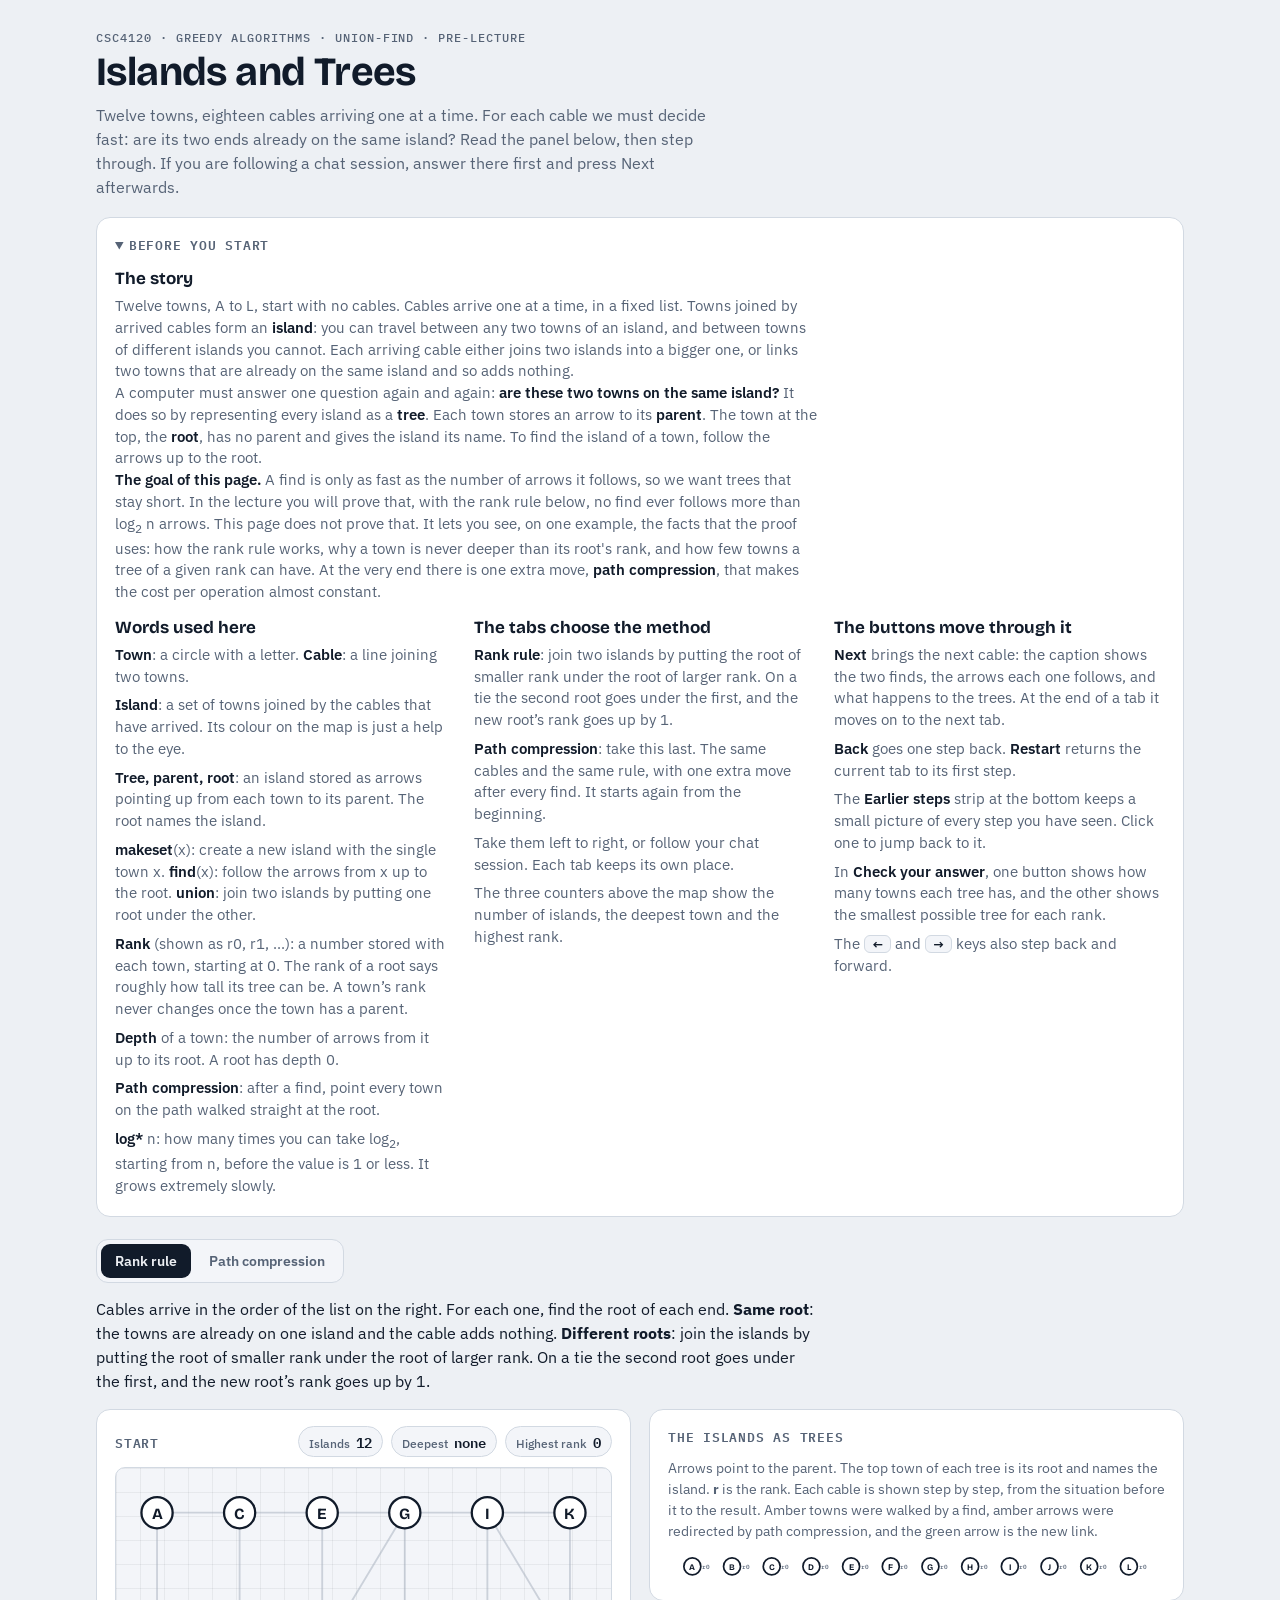
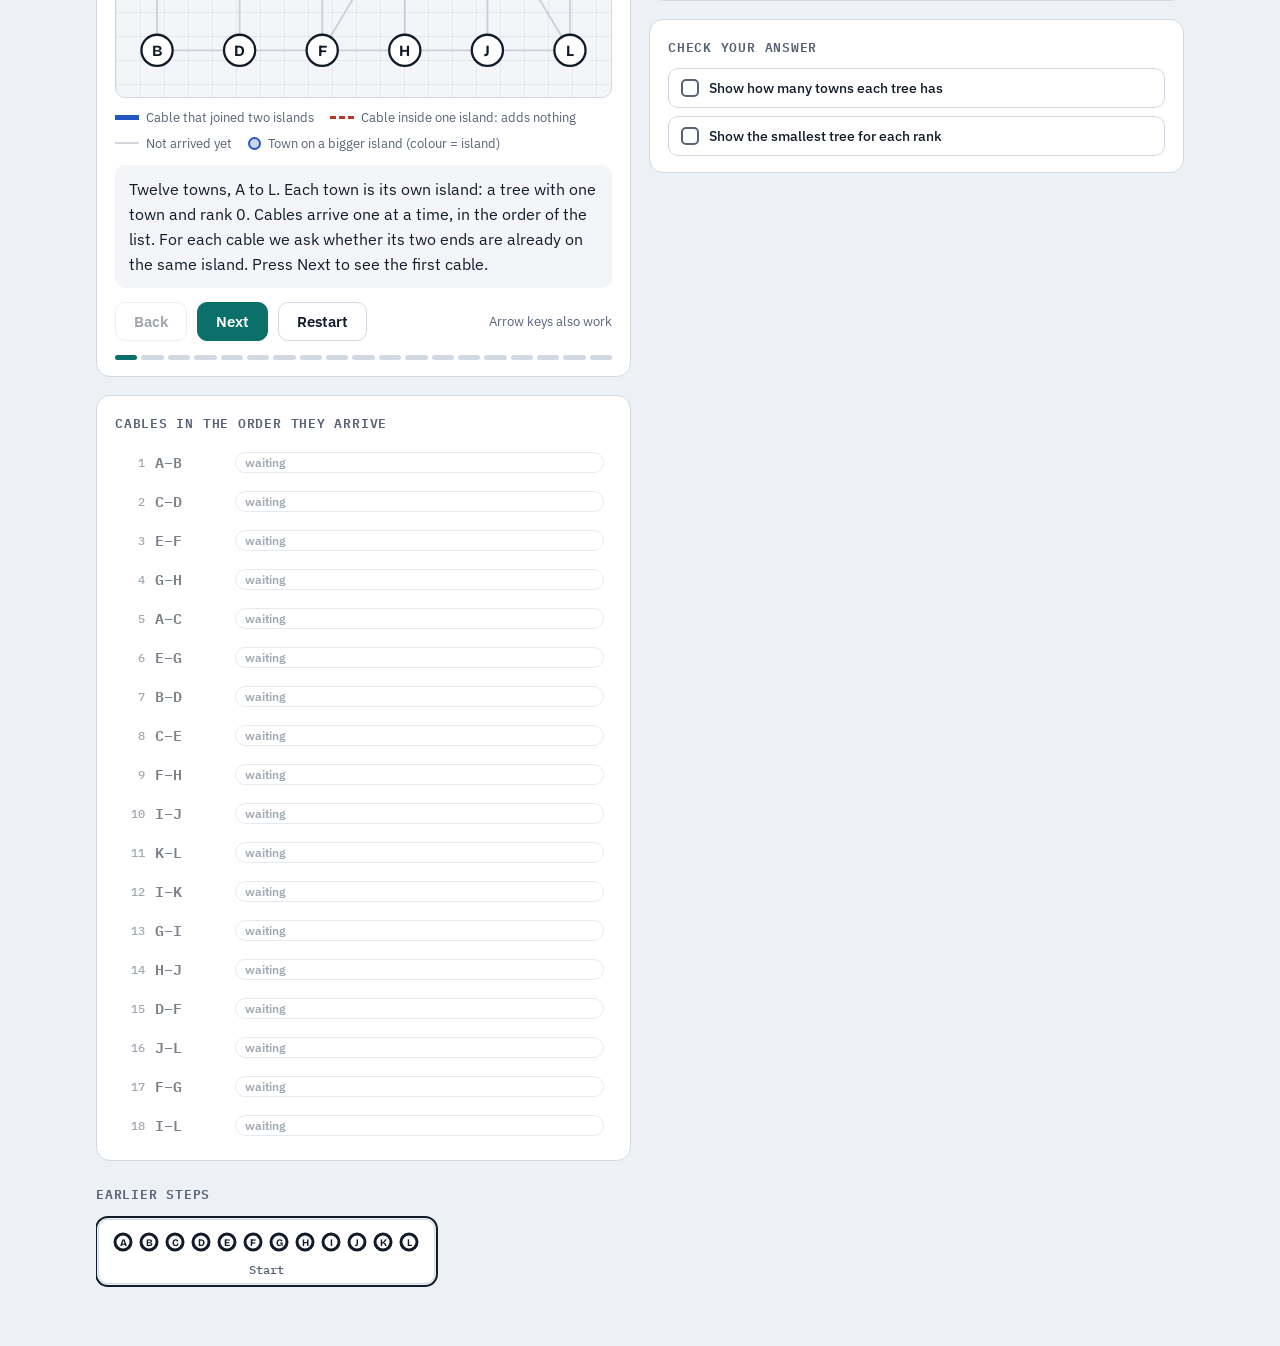
<file: 4120/materials/w9/union-find-standalone.html>
<!doctype html>
<html lang="en">
<head>
<meta charset="utf-8">
<meta name="viewport" content="width=device-width, initial-scale=1">
<title>Islands and Trees</title>
<meta name="claude:viewport-fit-sides" content="cover">
<link rel="preconnect" href="https://fonts.googleapis.com">
<link rel="preconnect" href="https://fonts.gstatic.com" crossorigin>
<link rel="stylesheet" href="https://fonts.googleapis.com/css2?family=Bricolage+Grotesque:opsz,wght@12..96,600;12..96,700&family=IBM+Plex+Sans:wght@400;500;600&family=IBM+Plex+Mono:wght@400;500;600&display=swap">
<style>
/* Concept: a network-engineer's map table (islands coloured on the map, trees beside it). Cool paper ground, faint survey grid under the graph,
   kept cables in deep teal, dead ends in rust, loops in amber. Mono for every number. */
:root{
  --display:'Bricolage Grotesque','Avenir Next','Segoe UI',system-ui,sans-serif;
  --body:'IBM Plex Sans','Segoe UI',system-ui,sans-serif;
  --mono:'IBM Plex Mono',ui-monospace,'SF Mono',Menlo,Consolas,monospace;
  --bg:#EDF0F4; --surface:#FFFFFF; --surface-2:#F3F5F9; --ink:#111B2A; --muted:#566376; --line:#D2D9E2;
  --kept:#0B6F6A; --kept-soft:#D2ECE9; --on-kept:#FFFFFF;
  --skip:#B23A24; --skip-soft:#F8DED7;
  --loop:#A86800; --loop-soft:#FBEAC6;
  --ga:#2457C5; --ga-soft:#DAE5FA; --gb:#9A3A86; --gb-soft:#F1DAEC;
  --i0:#2457C5;--i1:#9A3A86;--i2:#0B6F6A;--i3:#A86800;--i4:#B23A24;--i5:#4F7A1E;
  --idle:#A3AEBC; --glow:rgba(36,87,197,.20); --grid:rgba(17,27,42,.06); --focus:#2457C5;
}
@media (prefers-color-scheme: dark){
  :root:not([data-theme="light"]){
    --bg:#0D141D; --surface:#151F2C; --surface-2:#1B2736; --ink:#E7EEF6; --muted:#9AA9BC; --line:#2A394C;
    --kept:#3CC4B8; --kept-soft:#143F3C; --on-kept:#06201E;
    --skip:#F27F68; --skip-soft:#45211A;
    --loop:#F0B442; --loop-soft:#3E3012;
    --ga:#7FA6FF; --ga-soft:#1D2D52; --gb:#DE92D3; --gb-soft:#46223F;
    --i0:#7FA6FF;--i1:#DE92D3;--i2:#3CC4B8;--i3:#F0B442;--i4:#F27F68;--i5:#9BCB5E;
  --idle:#52627A; --glow:rgba(127,166,255,.28); --grid:rgba(231,238,246,.06); --focus:#7FA6FF;
    color-scheme:dark;
  }
}
:root[data-theme="dark"]{
  --bg:#0D141D; --surface:#151F2C; --surface-2:#1B2736; --ink:#E7EEF6; --muted:#9AA9BC; --line:#2A394C;
  --kept:#3CC4B8; --kept-soft:#143F3C; --on-kept:#06201E;
  --skip:#F27F68; --skip-soft:#45211A;
  --loop:#F0B442; --loop-soft:#3E3012;
  --ga:#7FA6FF; --ga-soft:#1D2D52; --gb:#DE92D3; --gb-soft:#46223F;
  --i0:#7FA6FF;--i1:#DE92D3;--i2:#3CC4B8;--i3:#F0B442;--i4:#F27F68;--i5:#9BCB5E;
  --idle:#52627A; --glow:rgba(127,166,255,.28); --grid:rgba(231,238,246,.06); --focus:#7FA6FF;
  color-scheme:dark;
}
*{box-sizing:border-box}
body{background:var(--bg);color:var(--ink);font:15px/1.5 var(--body)}
.page{max-width:1120px;margin:0 auto;padding-block:22px 44px;
  padding-left:max(16px,env(safe-area-inset-left,0px));padding-right:max(16px,env(safe-area-inset-right,0px))}
.eyebrow{margin:0 0 6px;font:500 12px var(--mono);letter-spacing:.08em;text-transform:uppercase;color:var(--muted)}
h1{margin:0;font:700 clamp(28px,5vw,40px)/1.05 var(--display);letter-spacing:-.015em;text-wrap:balance}
.lede{margin:10px 0 0;max-width:62ch;color:var(--muted);font-size:16px}
.tabs{display:flex;gap:4px;margin-top:22px;padding:4px;width:fit-content;max-width:100%;overflow-x:auto;
  background:var(--surface-2);border:1px solid var(--line);border-radius:12px}
.tab{flex:none;border:0;background:transparent;color:var(--muted);padding:8px 14px;border-radius:9px;
  font:600 14px var(--body);cursor:pointer;white-space:nowrap}
.tab:hover{color:var(--ink)}
.tab[aria-selected="true"]{background:var(--ink);color:var(--bg)}
button:focus-visible{outline:2px solid var(--focus);outline-offset:2px}
.method{margin:14px 0 16px;max-width:72ch;font-size:16px}
.stage{display:grid;grid-template-columns:minmax(0,1.3fr) minmax(0,1fr);gap:18px;align-items:start}
.card{background:var(--surface);border:1px solid var(--line);border-radius:14px;padding:16px 18px;min-width:0}
.card h2{margin:0 0 10px;font:600 13px var(--mono);letter-spacing:.06em;text-transform:uppercase;color:var(--muted)}
.side{display:grid;gap:18px;min-width:0}
.card-head{display:flex;justify-content:space-between;align-items:baseline;gap:12px;flex-wrap:wrap}
.stepno{font:600 13px var(--mono);letter-spacing:.06em;text-transform:uppercase;color:var(--muted)}
.stepname{font:700 22px var(--display);margin-left:8px}
.chips{display:flex;gap:8px}
.chip{display:inline-flex;gap:6px;align-items:baseline;padding:3px 10px;border:1px solid var(--line);border-radius:999px;
  font:500 12px var(--body);color:var(--muted);background:var(--surface-2)}
.chip b{font:600 14px var(--mono);color:var(--ink);font-variant-numeric:tabular-nums}
.graph{margin-top:10px;padding:8px;border:1px solid var(--line);border-radius:10px;background-color:var(--surface-2);
  background-image:linear-gradient(var(--grid) 1px,transparent 1px),linear-gradient(90deg,var(--grid) 1px,transparent 1px);
  background-size:24px 24px}
.graph svg{display:block;width:100%;max-width:540px;height:auto;margin:0 auto}
.legend{display:flex;flex-wrap:wrap;gap:6px 16px;margin-top:10px;font-size:13px;color:var(--muted)}
.lg{display:inline-flex;align-items:center;gap:7px}
.sw{display:inline-block;width:24px;height:0;border-top:5px solid var(--idle)}
.sw.kept{border-color:var(--kept)} .sw.loop{border-color:var(--loop)}
.sw.skipped{border-top:3px dashed var(--skip)} .sw.idle{border-top-width:2.5px}
.sw.cross{border-color:var(--ink);border-top-width:4px} .sw.halo{border-color:var(--kept-soft);border-top-width:9px}
.dot{display:inline-block;width:13px;height:13px;border-radius:50%;border:2px solid}
.dot.ga{background:var(--ga-soft);border-color:var(--ga)} .dot.gb{background:var(--gb-soft);border-color:var(--gb)}
.caption{margin-top:12px;padding:12px 14px;background:var(--surface-2);border-radius:10px;font-size:16px;line-height:1.55;min-height:6.4em}
.caption b{font-family:var(--mono);font-weight:600}
.controls{display:flex;gap:10px;align-items:center;flex-wrap:wrap;margin-top:14px}
.btn{border:1px solid var(--line);background:var(--surface);color:var(--ink);padding:9px 18px;border-radius:10px;
  font:600 15px var(--body);cursor:pointer}
.btn:hover:not(:disabled){border-color:var(--ink)}
.btn.primary{background:var(--kept);border-color:var(--kept);color:var(--on-kept)}
.btn.primary:hover:not(:disabled){filter:brightness(1.08)}
.btn:disabled{opacity:.4;cursor:default}
.hint{margin-left:auto;font-size:13px;color:var(--muted)}
.progress{display:flex;gap:4px;margin-top:14px}
.progress i{flex:1;height:5px;border-radius:3px;background:var(--line)}
.progress i.done{background:var(--kept)}
.note{margin:0 0 8px;font-size:14px;color:var(--muted)}
.forest{display:block;margin:0 auto;height:auto}
.ledger{display:grid;gap:2px}
.row{display:grid;grid-template-columns:22px 70px minmax(0,1fr) auto;gap:10px;align-items:center;padding:6px 8px;border-radius:8px}
.row.now{background:var(--surface-2);box-shadow:inset 0 0 0 1px var(--line)}
.row .ix{font:500 12px var(--mono);color:var(--muted);text-align:right;font-variant-numeric:tabular-nums}
.row .nm{font:600 15px var(--mono)} .row .nm span{color:var(--muted);font-weight:500;margin-left:6px;font-variant-numeric:tabular-nums}
.row .bar{height:6px;border-radius:3px;background:var(--line);overflow:hidden}
.row .bar i{display:block;height:100%;background:var(--idle)}
.st{font:600 12px var(--body);padding:2px 9px;border-radius:999px;border:1px solid var(--line);color:var(--muted);white-space:nowrap}
.st.kept{background:var(--kept-soft);border-color:transparent;color:var(--kept)}
.st.skipped,.st.removed{background:var(--skip-soft);border-color:transparent;color:var(--skip)}
.st.light{background:var(--kept);border-color:transparent;color:var(--on-kept)}
.row.pending{opacity:.55}
.toggles{display:grid;gap:8px}
.tog{display:flex;align-items:center;gap:10px;text-align:left;border:1px solid var(--line);background:var(--surface);color:var(--ink);
  padding:10px 12px;border-radius:10px;font:500 14px var(--body);cursor:pointer}
.tog .box{flex:none;width:18px;height:18px;border-radius:5px;border:2px solid var(--muted)}
.tog[aria-pressed="true"]{border-color:var(--kept);background:var(--kept-soft)}
.tog[aria-pressed="true"] .box{background:var(--kept);border-color:var(--kept)}
.history{margin-top:22px}
.history h2{margin:0 0 10px;font:600 13px var(--mono);letter-spacing:.06em;text-transform:uppercase;color:var(--muted)}
.strip{display:flex;gap:10px;overflow-x:auto;padding:4px 2px 10px}
.thumb{flex:none;width:max-content;min-width:124px;border:1px solid var(--line);background:var(--surface);border-radius:10px;padding:6px;cursor:pointer;color:var(--ink)}
.thumb svg{display:block;margin:0 auto}
.thumb span{display:block;margin-top:4px;text-align:center;font:500 12px var(--mono);color:var(--muted)}
.thumb.on{outline:2px solid var(--ink);outline-offset:1px}
.howto{margin-top:18px;background:var(--surface);border:1px solid var(--line);border-radius:14px;padding:4px 18px}
.howto summary{cursor:pointer;padding:12px 0;font:600 13px var(--mono);letter-spacing:.06em;text-transform:uppercase;color:var(--muted)}
.howto summary:focus-visible{outline:2px solid var(--focus);outline-offset:2px;border-radius:6px}
.story{padding:0 0 14px;max-width:78ch}
.story p{margin:0 0 8px;font-size:15px;color:var(--ink)}
.howto-grid{display:grid;grid-template-columns:repeat(auto-fit,minmax(270px,1fr));gap:12px 28px;padding:0 0 16px}
.story h3,.howto h3{margin:0 0 6px;font:700 17px var(--display)}
.howto p,.howto li{margin:0;font-size:14.5px;color:var(--muted)}
.howto ul{margin:0;padding:0;list-style:none;display:grid;gap:7px}
.howto b{color:var(--ink);font-weight:600}
.kbd{display:inline-block;padding:0 7px;border:1px solid var(--line);border-radius:6px;background:var(--surface-2);font:600 12.5px var(--body);color:var(--ink)}
.total{margin-top:12px;padding:10px 14px;border-radius:10px;border:1px solid var(--line);background:var(--surface);
  font-size:15px;color:var(--muted);display:block}
.total .sum{font:600 15px var(--mono);color:var(--ink);font-variant-numeric:tabular-nums;white-space:nowrap}
.total[hidden]{display:none}
.total.done{background:var(--kept-soft);border-color:var(--kept);color:var(--ink)}
.total.done b{color:var(--kept)}
/* svg */
.edge{fill:none;stroke-linecap:round}
.e-idle{stroke:var(--idle);stroke-width:2.5}
.e-faint{stroke:var(--idle);stroke-width:2;opacity:.5}
.e-kept{stroke:var(--kept);stroke-width:6}
.e-skipped,.e-removed{stroke:var(--skip);stroke-width:3;stroke-dasharray:7 7}
.e-loop{stroke:var(--loop);stroke-width:6}
.e-cross{stroke:var(--ink);stroke-width:4.5}
.e-light{stroke:var(--kept);stroke-width:8}
.e-halo{stroke:var(--kept-soft);stroke-width:17}
.e-glow{stroke:var(--glow);stroke-width:17}
.mini .e-idle,.mini .e-faint{stroke-width:4}
.mini .e-skipped,.mini .e-removed{stroke-width:5}
.lab rect{fill:var(--surface);stroke:var(--line);stroke-width:1.5}
.lab text{font:600 13px var(--mono);fill:var(--ink);text-anchor:middle;dominant-baseline:central}
.l-idle text,.l-faint text{fill:var(--muted)}
.l-kept rect,.l-light rect{stroke:var(--kept)} .l-kept text,.l-light text{fill:var(--kept)}
.l-skipped rect,.l-removed rect{stroke:var(--skip)} .l-skipped text,.l-removed text{fill:var(--skip)}
.l-loop rect{stroke:var(--loop)} .l-loop text{fill:var(--loop)}
.node circle{fill:var(--surface);stroke:var(--ink);stroke-width:2.5}
.node text{font:700 17px var(--display);fill:var(--ink);text-anchor:middle;dominant-baseline:central}
.mini .node text{font-size:27px}
.node.ga circle{fill:var(--ga-soft);stroke:var(--ga)} .node.gb circle{fill:var(--gb-soft);stroke:var(--gb)}
.fnode circle{fill:var(--surface);stroke:var(--muted);stroke-width:2}
.fnode.root circle{stroke:var(--kept);stroke-width:3}
.fnode.hl circle{fill:var(--loop-soft);stroke:var(--loop)}
.fnode.moved circle{fill:var(--kept-soft)}
.fnode text{font:700 15px var(--display);fill:var(--ink);text-anchor:middle;dominant-baseline:central}
.forest.mini .fnode text{font-size:10px}
.rk{font:500 12px var(--mono);fill:var(--muted);text-anchor:middle}
.farrow{fill:none;stroke:var(--muted);stroke-width:2}
.farrow.new{stroke:var(--kept);stroke-width:3.2}
.mk{fill:var(--muted)} .mk-new{fill:var(--kept)}
@media (max-width:860px){
  .stage{grid-template-columns:minmax(0,1fr)}
  .howto-grid{grid-template-columns:minmax(0,1fr)}
  .hint{display:none}
}
@media (prefers-reduced-motion:no-preference){
  .edge,.fnode circle{transition:stroke .15s,fill .15s}
}

.graph svg{max-width:640px}
.stage{grid-template-columns:minmax(0,1fr) minmax(0,1fr)}
.chips{flex-wrap:wrap}
.row{grid-template-columns:22px 70px auto}
.sw.merge{border-color:var(--i0)} .sw.wasted{border-top:3px dashed var(--skip)} .sw.faint{border-top:2px solid var(--idle);opacity:.5}
.dot{background:color-mix(in srgb,var(--i0) 24%,var(--surface));border-color:var(--i0)}
.e-merge{stroke-width:6} .e-wasted{stroke:var(--skip);stroke-width:3;stroke-dasharray:7 7}
.lab rect{fill:var(--surface);stroke:var(--ink);stroke-width:1.5}
.node.isl circle{fill:color-mix(in srgb,var(--c) 26%,var(--surface));stroke:var(--c)}
.node.walk circle{stroke-width:4}
.fnode.isl circle{fill:color-mix(in srgb,var(--c) 26%,var(--surface));stroke:var(--c)}
.fnode.root circle{stroke:var(--ink);stroke-width:3}
.fnode.walk circle{fill:var(--loop-soft);stroke:var(--loop)}
.rk{text-anchor:start;font-size:10px}
.sz{font:600 11px var(--mono);fill:var(--ink);text-anchor:middle}
.farrow.n{stroke:var(--kept);stroke-width:3.2}
.farrow.c{stroke:var(--loop);stroke-width:3.2}
.mk-cmp{fill:var(--loop)}
.mins{display:grid;grid-template-columns:repeat(2,minmax(0,1fr));gap:10px}
.mins figure{margin:0;padding:8px;border:1px solid var(--line);border-radius:10px;background:var(--surface-2);text-align:center}
.mins figcaption{font:500 12px var(--mono);color:var(--muted)} .mins figcaption b{color:var(--ink)}
.mins svg{display:block;margin:0 auto 4px}
.logt{width:100%;border-collapse:collapse;font-size:14px}.logt th,.logt td{padding:5px 8px;border-bottom:1px solid var(--line);text-align:left}.logt th{font:600 12px var(--mono);color:var(--muted)}.logt td:last-child{font:600 14px var(--mono)}
.hname{font:600 13px var(--body);margin:8px 0 2px}.bars{display:flex;gap:3px;align-items:flex-end;height:64px}.hb{flex:1;display:flex;flex-direction:column;align-items:center;justify-content:flex-end;min-width:0}.hb span{font:600 11px var(--mono);color:var(--muted)}.hb i{display:block;width:100%;background:var(--kept);border-radius:3px 3px 0 0}.hb em{font:500 9px var(--mono);color:var(--muted);font-style:normal}.hcap{font:500 11px var(--mono);color:var(--muted);text-align:right}
.stg{margin:0 0 10px;padding:6px 8px;border:1px solid var(--line);border-radius:10px;background:var(--surface-2)}.stg figcaption{font:600 13px var(--body);margin-bottom:2px}
.dot,.mini .fnode text{vertical-align:middle}
</style>

<div class="page">
  <header>
    <p class="eyebrow">CSC4120 · Greedy algorithms · union-find · pre-lecture</p>
    <h1>Islands and Trees</h1>
    <p class="lede">Twelve towns, eighteen cables arriving one at a time. For each cable we must decide fast: are its two ends already on the same island? Read the panel below, then step through. If you are following a chat session, answer there first and press Next afterwards.</p>
  </header>

  <details class="howto" open>
    <summary>Before you start</summary>
    <div class="story">
      <h3>The story</h3>
      <p>Twelve towns, A to L, start with no cables. Cables arrive one at a time, in a fixed list. Towns joined by arrived cables form an <b>island</b>: you can travel between any two towns of an island, and between towns of different islands you cannot. Each arriving cable either joins two islands into a bigger one, or links two towns that are already on the same island and so adds nothing.</p>
      <p>A computer must answer one question again and again: <b>are these two towns on the same island?</b> It does so by representing every island as a <b>tree</b>. Each town stores an arrow to its <b>parent</b>. The town at the top, the <b>root</b>, has no parent and gives the island its name. To find the island of a town, follow the arrows up to the root.</p>
      <p><b>The goal of this page.</b> A find is only as fast as the number of arrows it follows, so we want trees that stay short. In the lecture you will prove that, with the rank rule below, no find ever follows more than log<sub>2</sub> n arrows. This page does not prove that. It lets you see, on one example, the facts that the proof uses: how the rank rule works, why a town is never deeper than its root's rank, and how few towns a tree of a given rank can have. At the very end there is one extra move, <b>path compression</b>, that makes the cost per operation almost constant.</p>
    </div>
    <div class="howto-grid">
      <div>
        <h3>Words used here</h3>
        <ul>
          <li><b>Town</b>: a circle with a letter. <b>Cable</b>: a line joining two towns.</li>
          <li><b>Island</b>: a set of towns joined by the cables that have arrived. Its colour on the map is just a help to the eye.</li>
          <li><b>Tree, parent, root</b>: an island stored as arrows pointing up from each town to its parent. The root names the island.</li>
          <li><b>makeset</b>(x): create a new island with the single town x. <b>find</b>(x): follow the arrows from x up to the root. <b>union</b>: join two islands by putting one root under the other.</li>
          <li><b>Rank</b> (shown as r0, r1, ...): a number stored with each town, starting at 0. The rank of a root says roughly how tall its tree can be. A town&rsquo;s rank never changes once the town has a parent.</li>
          <li><b>Depth</b> of a town: the number of arrows from it up to its root. A root has depth 0.</li>
          <li><b>Path compression</b>: after a find, point every town on the path walked straight at the root.</li>
          <li><b>log*</b> n: how many times you can take log<sub>2</sub>, starting from n, before the value is 1 or less. It grows extremely slowly.</li>
        </ul>
      </div>
      <div>
        <h3>The tabs choose the method</h3>
        <ul>
          <li><b>Rank rule</b>: join two islands by putting the root of smaller rank under the root of larger rank. On a tie the second root goes under the first, and the new root&rsquo;s rank goes up by 1.</li>
          <li><b>Path compression</b>: take this last. The same cables and the same rule, with one extra move after every find. It starts again from the beginning.</li>
          <li>Take them left to right, or follow your chat session. Each tab keeps its own place.</li>
          <li>The three counters above the map show the number of islands, the deepest town and the highest rank.</li>
        </ul>
      </div>
      <div>
        <h3>The buttons move through it</h3>
        <ul>
          <li><b>Next</b> brings the next cable: the caption shows the two finds, the arrows each one follows, and what happens to the trees. At the end of a tab it moves on to the next tab.</li>
          <li><b>Back</b> goes one step back. <b>Restart</b> returns the current tab to its first step.</li>
          <li>The <b>Earlier steps</b> strip at the bottom keeps a small picture of every step you have seen. Click one to jump back to it.</li>
          <li>In <b>Check your answer</b>, one button shows how many towns each tree has, and the other shows the smallest possible tree for each rank.</li>
          <li>The <span class="kbd">←</span> and <span class="kbd">→</span> keys also step back and forward.</li>
        </ul>
      </div>
    </div>
  </details>

  <div class="tabs" role="tablist" id="tabs" aria-label="Methods"></div>
  <p class="method" id="method"></p>

  <main class="stage">
    <div class="side">
    <section class="card" aria-label="Current step">
      <div class="card-head">
        <div><span class="stepno" id="stepno"></span><span class="stepname" id="stepname"></span></div>
        <div class="chips" id="chips"></div>
      </div>
      <div class="graph" id="graph"></div>
      <div class="legend" id="legend"></div>
      <div class="caption" id="caption" aria-live="polite"></div>
      <div class="controls">
        <button class="btn" id="back" type="button">Back</button>
        <button class="btn primary" id="next" type="button">Next</button>
        <button class="btn" id="reset" type="button">Restart</button>
        <span class="hint">Arrow keys also work</span>
      </div>
      <div class="progress" id="progress" aria-hidden="true"></div>
    </section>
      <section class="card">
        <h2>Cables in the order they arrive</h2>
        <div class="ledger" id="ledger"></div>
      </section>
    </div>

    <aside class="side">
      <section class="card" id="logCard" hidden>
        <h2>Why the cost is almost constant</h2>
        <p class="note">The longer of the two finds for each of the 18 cables, in arrows followed:</p>
        <div id="hist"></div>
        <p class="note" id="histNote" style="margin-top:8px"></p>
        <p class="note" style="margin-top:12px">A long find flattens the path it walked, so later finds from those towns take 1 arrow. And because of the rank rule, no tree can ever be deeper than log n, so long finds stay rare. Over many operations the average cost per operation is about <b>log*</b> n. This is how small that is:</p>
        <table class="logt">
          <tr><th>n</th><th>take log<sub>2</sub> until 1</th><th>log* n</th></tr>
          <tr><td>2</td><td>2 &rarr; 1</td><td>1</td></tr>
          <tr><td>4</td><td>4 &rarr; 2 &rarr; 1</td><td>2</td></tr>
          <tr><td>16</td><td>16 &rarr; 4 &rarr; 2 &rarr; 1</td><td>3</td></tr>
          <tr><td>65,536</td><td>65536 &rarr; 16 &rarr; 4 &rarr; 2 &rarr; 1</td><td>4</td></tr>
          <tr><td>2<sup>65536</sup></td><td>five steps</td><td>5</td></tr>
        </table>
        <p class="note" style="margin-top:10px">So for any network that could ever be built, log* n is at most 5. It is not exactly a constant, but it is as good as one. The lecture proves why.</p>
      </section>
      <section class="card">
        <h2>The islands as trees</h2>
        <p class="note">Arrows point to the parent. The top town of each tree is its root and names the island. <b>r</b> is the rank. Each cable is shown step by step, from the situation before it to the result. Amber towns were walked by a find, amber arrows were redirected by path compression, and the green arrow is the new link.</p>
        <div id="forest"></div>
      </section>
      <section class="card">
        <h2>Check your answer</h2>
        <div class="toggles">
          <button class="tog" id="togSize" type="button" aria-pressed="false"><span class="box"></span>Show how many towns each tree has</button>
          <button class="tog" id="togMin" type="button" aria-pressed="false"><span class="box"></span>Show the smallest tree for each rank</button>
        </div>
        <div id="minCard" hidden>
          <p class="note" style="margin-top:12px">A root of rank k can only be made by joining two trees of rank k&minus;1. So the smallest tree for each rank is built like this:</p>
          <div class="mins" id="mins"></div>
        </div>
      </section>
    </aside>
  </main>

  <section class="history" aria-label="Earlier steps">
    <h2>Earlier steps</h2>
    <div class="strip" id="strip"></div>
  </section>
</div>

<script>
(function(){
/* ---------- data: twelve towns, eighteen cables arriving one at a time ---------- */
const TOWNS = 'ABCDEFGHIJKL'.split('');
const POS = {
  A: [36, 40], B: [36, 190], C: [126, 40], D: [126, 190],
  E: [216, 40], F: [216, 190], G: [306, 40], H: [306, 190],
  I: [396, 40], J: [396, 190], K: [486, 40], L: [486, 190],
};
const CABLES = [['A','B'],['C','D'],['E','F'],['G','H'],['A','C'],['E','G'],['B','D'],['C','E'],['F','H'],
                ['I','J'],['K','L'],['I','K'],['G','I'],['H','J'],['D','F'],['J','L'],['F','G'],['I','L']];
const cab = k => `${CABLES[k][0]}–${CABLES[k][1]}`;
const plural = (n, w) => `${n} ${w}${n === 1 ? '' : 's'}`;

function rootOf(parent, x) { while (parent[x] !== x) x = parent[x]; return x; }
function depthOf(parent, x) { let d = 0; while (parent[x] !== x) { x = parent[x]; d++; } return d; }

/* one picture of the whole structure: parents, ranks, island sizes, colours, deepest town */
function snapshot(parent, rank, status, extra) {
  const size = {}, members = {};
  TOWNS.forEach(t => { const r = rootOf(parent, t); size[r] = (size[r] || 0) + 1; (members[r] = members[r] || []).push(t); });
  const col = {};
  TOWNS.forEach(t => (col[t] = -1));
  Object.keys(members).forEach(r => {
    if (members[r].length > 1) {
      const c = Math.floor(TOWNS.indexOf(members[r].slice().sort()[0]) / 2) % 6;
      members[r].forEach(t => (col[t] = c));
    }
  });
  let deepest = TOWNS[0], dmax = -1;
  TOWNS.forEach(t => { const d = depthOf(parent, t); if (d > dmax) { dmax = d; deepest = t; } });
  const roots = TOWNS.filter(t => parent[t] === t);
  return Object.assign({
    parent: { ...parent }, rank: { ...rank }, status: [...status], size, col,
    islands: roots.length, deepest, dmax, maxRank: Math.max(...TOWNS.map(t => rank[t])),
    cur: null, moved: null, compressed: [], walked: [],
  }, extra);
}

function buildUF(compress) {
  const parent = {}, rank = {};
  TOWNS.forEach(t => { parent[t] = t; rank[t] = 0; });
  const status = CABLES.map(() => 'pending');
  const states = [snapshot(parent, rank, status, {
    short: 'Start',
    text: 'Twelve towns, A to L. Each town is its own island: a tree with one town and rank 0. Cables arrive one at a time, in the order of the list. For each cable we ask whether its two ends are already on the same island. Press Next to see the first cable.',
  })];

  function find(x) {
    const path = [x];
    let y = x;
    while (parent[y] !== y) { y = parent[y]; path.push(y); }
    const root = y, changed = [];
    if (compress) path.slice(0, -1).forEach(p => { if (parent[p] !== root) { parent[p] = root; changed.push(p); } });
    return { root, path, changed };
  }
  const desc = (x, f) => `find(${x}) = ${f.root} (${plural(f.path.length - 1, 'arrow')}${f.path.length > 1 ? ': ' + f.path.join(' → ') : ''}).`;
  const comp = f => (f.changed.length
    ? ` Path compression: ${f.changed.join(' and ')} now ${f.changed.length > 1 ? 'point' : 'points'} straight to ${f.root}.` : '');

  CABLES.forEach(([u, v], k) => {
    const stages = [snapshot(parent, rank, status, { label: `Before cable ${k + 1} (${cab(k)})`, walked: [u, v] })];
    const fu = find(u);
    if (fu.changed.length) stages.push(snapshot(parent, rank, status, { label: `After find(${u}): ${fu.changed.join(' and ')} now ${fu.changed.length > 1 ? 'point' : 'points'} straight to ${fu.root}`, walked: fu.path, compressed: fu.changed }));
    const fv = find(v);
    if (fv.changed.length) stages.push(snapshot(parent, rank, status, { label: `After find(${v}): ${fv.changed.join(' and ')} now ${fv.changed.length > 1 ? 'point' : 'points'} straight to ${fv.root}`, walked: fv.path, compressed: fv.changed }));
    const finds = `${desc(u, fu)}${comp(fu)} ${desc(v, fv)}${comp(fv)}`;
    const walked = [...new Set([...fu.path, ...fv.path])];
    const compressed = [...fu.changed, ...fv.changed];
    let text, moved = null, tie = null, short;
    if (fu.root === fv.root) {
      status[k] = 'same';
      short = `${cab(k)} same`;
      text = `<b>Cable ${k + 1}: ${cab(k)}.</b> ${finds} Same root ${fu.root}, so ${u} and ${v} are already on one island. This cable adds nothing.`;
    } else {
      const ru = fu.root, rv = fv.root;
      status[k] = 'merged';
      let tail;
      if (rank[ru] > rank[rv]) {
        parent[rv] = ru; moved = rv;
        tail = `${rv} has the smaller rank (${rank[rv]}), so it goes under ${ru} (rank ${rank[ru]}). ${ru} keeps rank ${rank[ru]}.`;
      } else if (rank[ru] < rank[rv]) {
        parent[ru] = rv; moved = ru;
        tail = `${ru} has the smaller rank (${rank[ru]}), so it goes under ${rv} (rank ${rank[rv]}). ${rv} keeps rank ${rank[rv]}.`;
      } else {
        const r = rank[ru];
        parent[rv] = ru; moved = rv; rank[ru] = r + 1;
        tie = { root: ru, k: r + 1 };
        tail = `${ru} and ${rv} both have rank ${r}. On a tie the second root goes under the first: ${rv} goes under ${ru}, and ${ru} gets rank ${r + 1}.`;
      }
      short = `${cab(k)} merge`;
      text = `<b>Cable ${k + 1}: ${cab(k)}.</b> ${finds} Different roots, so two islands join. ${tail}`;
    }
    const st = snapshot(parent, rank, status, { cur: k, moved, compressed, walked, tie, short, text, finds: [fu.path.length - 1, fv.path.length - 1] });
    if (moved) { stages.push(Object.assign({}, st, { label: 'After joining the two islands', walked: [], compressed: [] })); }
    else if (stages.length === 1) { stages[0] = Object.assign({}, st, { label: 'Same island: nothing to join, no change', walked: [u, v], compressed: [], moved: null }); }
    st.stages = stages;
    states.push(st);
  });
  const last = states[states.length - 1];
  const root = TOWNS.find(t => last.parent[t] === t);
  last.text += ` All ${CABLES.length} cables have arrived. One island is left, named ${root}, with rank ${last.rank[root]}. The deepest town is ${last.deepest}: find(${last.deepest}) follows ${plural(last.dmax, 'arrow')}.`;
  return states;
}

/* ---------- forest layout (trees drawn root-down) ---------- */
function forestLayout(parent, nodes) {
  const kids = {};
  nodes.forEach(n => (kids[n] = []));
  nodes.forEach(n => { if (parent[n] !== n) kids[parent[n]].push(n); });
  const roots = nodes.filter(n => parent[n] === n);
  const pos = {};
  let cursor = 0, maxDepth = 0;
  function place(n, d) {
    maxDepth = Math.max(maxDepth, d);
    const ks = kids[n];
    if (!ks.length) { pos[n] = { x: cursor + 0.5, d }; cursor += 1; return; }
    ks.forEach(k => place(k, d + 1));
    const xs = ks.map(k => pos[k].x);
    pos[n] = { x: (Math.min(...xs) + Math.max(...xs)) / 2, d };
  }
  roots.forEach(r => { place(r, 0); cursor += 0.3; });
  return { pos, roots, width: cursor - 0.3, maxDepth };
}

/* the smallest tree with a root of rank k: two smallest trees of rank k-1, one root under the other */
function smallestTree(k) {
  const letters = 'abcdefghijklmnop'.split('');
  let n = 0;
  const parent = {}, rank = {};
  function make(k) {
    if (k === 0) { const x = letters[n++]; parent[x] = x; rank[x] = 0; return x; }
    const a = make(k - 1), b = make(k - 1);
    parent[b] = a; rank[a] = k;
    return a;
  }
  make(k);
  return { nodes: letters.slice(0, n), parent, rank };
}



const RANK_S = buildUF(false);
const COMP_S = buildUF(true);

const SECTIONS = [
  { key:'rank', label:'Rank rule', states:RANK_S,
    method:'Cables arrive in the order of the list on the right. For each one, find the root of each end. <b>Same root</b>: the towns are already on one island and the cable adds nothing. <b>Different roots</b>: join the islands by putting the root of smaller rank under the root of larger rank. On a tie the second root goes under the first, and the new root&rsquo;s rank goes up by 1.',
    legend:[['merge','Cable that joined two islands'],['wasted','Cable inside one island: adds nothing'],['faint','Not arrived yet']] },
  { key:'comp', label:'Path compression', states:COMP_S,
    method:'The same cables and the same rule. One extra move: after a find, every town on the path it walked is pointed straight at the root (amber arrows). Ranks do not change, and no town leaves its tree. A long find flattens its path, so the next finds through those towns are short.',
    legend:[['merge','Cable that joined two islands'],['wasted','Cable inside one island: adds nothing'],['faint','Not arrived yet']] },
];

const $ = id => document.getElementById(id);
const ui = { sec:0, idx:SECTIONS.map(() => 0), seen:SECTIONS.map(() => 0), size:false, min:false };
let uid = 0;

/* ---------- drawing ---------- */
function mapSVG(st) {
  const P = t => POS[t];
  let s = `<svg viewBox="0 0 522 232" role="img" aria-label="Twelve towns and eighteen possible cables">`;
  const colOf = k => st.col[CABLES[k][0]];
  const line = (k, cls, style) => `<line class="edge ${cls}" ${style ? `style="${style}"` : ''} x1="${P(CABLES[k][0])[0]}" y1="${P(CABLES[k][0])[1]}" x2="${P(CABLES[k][1])[0]}" y2="${P(CABLES[k][1])[1]}"/>`;
  CABLES.forEach((_, k) => { if (st.status[k] === 'pending' && st.cur !== k) s += line(k, 'e-faint'); });
  CABLES.forEach((_, k) => { if (st.status[k] === 'same' && st.cur !== k) s += line(k, 'e-wasted'); });
  CABLES.forEach((_, k) => { if (st.status[k] === 'merged') s += line(k, 'e-merge', `stroke:var(--i${colOf(k)})`); });
  if (st.cur !== null) {
    s += line(st.cur, 'e-glow');
    s += line(st.cur, st.status[st.cur] === 'same' ? 'e-wasted' : 'e-merge', st.status[st.cur] === 'merged' ? `stroke:var(--i${colOf(st.cur)})` : '');
    const [u, v] = CABLES[st.cur], mx = (P(u)[0] + P(v)[0]) / 2, my = (P(u)[1] + P(v)[1]) / 2;
    s += `<g class="lab"><rect x="${mx - 13}" y="${my - 11}" width="26" height="22" rx="11"/><text x="${mx}" y="${my + 0.5}">${st.cur + 1}</text></g>`;
  }
  TOWNS.forEach(t => {
    const c = st.col[t];
    s += `<g class="node${c >= 0 ? ' isl' : ''}${st.walked.includes(t) ? ' walk' : ''}" ${c >= 0 ? `style="--c:var(--i${c})"` : ''}><circle cx="${P(t)[0]}" cy="${P(t)[1]}" r="17"/><text x="${P(t)[0]}" y="${P(t)[1] + 1}">${t}</text></g>`;
  });
  return s + '</svg>';
}

function forestSVG(st, o) {
  o = o || {};
  const mini = !!o.mini, nodes = o.nodes || TOWNS;
  const dx = mini ? 20 : o.compact ? 38 : 54, dy = mini ? 26 : o.compact ? 46 : 58, r = mini ? 8 : o.compact ? 13 : 15, pad = mini ? 8 : 16;
  const topOff = mini ? pad + r : r + (o.size ? 24 : 14);
  const L = forestLayout(st.parent, nodes);
  const W = Math.ceil(pad * 2 + L.width * dx + (mini ? 0 : 20)), H = Math.ceil(topOff + L.maxDepth * dy + r + pad);
  const id = 'ah' + (uid++);
  const X = n => pad + L.pos[n].x * dx, Y = n => topOff + L.pos[n].d * dy;
  const mk = mini ? 5 : 7;
  let s = `<svg class="forest${mini ? ' mini' : ''}" viewBox="0 0 ${W} ${H}" ${mini ? `width="${W}" height="${H}"` : `width="100%" style="max-width:${Math.round(W * 1.2)}px"`} role="img" aria-label="Islands as trees">`;
  s += `<defs><marker id="${id}" viewBox="0 0 10 10" refX="9" refY="5" markerWidth="${mk}" markerHeight="${mk}" orient="auto-start-reverse"><path class="mk" d="M0 0L10 5L0 10z"/></marker>`
     + `<marker id="${id}n" viewBox="0 0 10 10" refX="9" refY="5" markerWidth="${mk}" markerHeight="${mk}" orient="auto-start-reverse"><path class="mk-new" d="M0 0L10 5L0 10z"/></marker>`
     + `<marker id="${id}c" viewBox="0 0 10 10" refX="9" refY="5" markerWidth="${mk}" markerHeight="${mk}" orient="auto-start-reverse"><path class="mk-cmp" d="M0 0L10 5L0 10z"/></marker></defs>`;
  nodes.forEach(n => {
    const p = st.parent[n];
    if (p === n) return;
    const x1 = X(n), y1 = Y(n), x2 = X(p), y2 = Y(p);
    const len = Math.hypot(x2 - x1, y2 - y1), ux = (x2 - x1) / len, uy = (y2 - y1) / len;
    const kind = st.moved === n ? 'n' : (st.compressed && st.compressed.includes(n) ? 'c' : '');
    s += `<line class="farrow${kind ? ' ' + kind : ''}" x1="${(x1 + ux * r).toFixed(1)}" y1="${(y1 + uy * r).toFixed(1)}" x2="${(x2 - ux * (r + 3)).toFixed(1)}" y2="${(y2 - uy * (r + 3)).toFixed(1)}" marker-end="url(#${id}${kind})"/>`;
  });
  nodes.forEach(n => {
    const root = st.parent[n] === n;
    const c = st.col ? st.col[n] : -1;
    const cls = 'fnode' + (root ? ' root' : '') + (c >= 0 ? ' isl' : '') + (st.walked && st.walked.includes(n) ? ' walk' : '');
    s += `<g class="${cls}" ${c >= 0 ? `style="--c:var(--i${c})"` : ''}><circle cx="${X(n)}" cy="${Y(n)}" r="${r}"/><text x="${X(n)}" y="${Y(n) + 1}">${n}</text></g>`;
    if (!mini) s += `<text class="rk" x="${X(n) + r + 2}" y="${Y(n) + 4}">r${st.rank[n]}</text>`;
    if (!mini && root && o.size) s += `<text class="sz" x="${X(n)}" y="${Y(n) - r - 6}">${plural(st.size[n], 'town')}</text>`;
  });
  return s + '</svg>';
}

/* ---------- panels ---------- */
function legendHTML(S) {
  return S.legend.map(([k, t]) => `<span class="lg"><i class="sw ${k}"></i>${t}</span>`).join('')
    + `<span class="lg"><i class="dot"></i>Town on a bigger island (colour = island)</span>`;
}

function ledgerHTML(st) {
  return CABLES.map((_, k) => {
    const s = st.status[k];
    const cls = 'row' + (s === 'pending' ? ' pending' : '') + (st.cur === k ? ' now' : '');
    const pill = s === 'pending' ? '<span class="st">waiting</span>'
      : s === 'merged' ? '<span class="st kept">joined islands</span>' : '<span class="st skipped">same island</span>';
    return `<div class="${cls}"><span class="ix">${k + 1}</span><span class="nm">${cab(k)}</span>${pill}</div>`;
  }).join('');
}

function captionHTML(st) {
  let t = st.text;
  if (ui.size) {
    if (st.tie) t += ` Check: ${st.tie.root} has rank ${st.tie.k} and exactly ${st.size[st.tie.root]} towns, and 2<sup>${st.tie.k}</sup> = ${2 ** st.tie.k}.`;
    if (st.cur === CABLES.length - 1) {
      const root = TOWNS.find(x => st.parent[x] === x);
      t += ` ${root} has rank ${st.rank[root]} and ${st.size[root]} towns; a rank-${st.rank[root]} tree needs at least ${2 ** st.rank[root]}.`;
    }
  }
  return t;
}

function chipsHTML(st) {
  return `<span class="chip">Islands <b>${st.islands}</b></span>`
    + `<span class="chip">Deepest <b>${st.dmax === 0 ? 'none' : st.deepest + ' · ' + plural(st.dmax, 'arrow')}</b></span>`
    + `<span class="chip">Highest rank <b>${st.maxRank}</b></span>`;
}

function histHTML() {
  const row = (S, name) => {
    const bars = S.slice(1).map((s, k) => {
      const m = Math.max(...s.finds);
      return `<div class="hb"><span>${m}</span><i style="height:${6 + m * 14}px"></i><em>${k + 1}</em></div>`;
    }).join('');
    return `<div class="hrow"><div class="hname">${name}</div><div class="bars">${bars}</div></div>`;
  };
  return row(RANK_S, 'Rank rule only') + row(COMP_S, 'With path compression') + '<div class="hcap">cable number</div>';
}

function minsHTML() {
  let h = '';
  for (let k = 0; k <= 3; k++) {
    const T = smallestTree(k);
    h += `<figure>${forestSVG({ parent: T.parent, rank: T.rank, moved: null, compressed: [], walked: [], col: null, size: {} }, { nodes: T.nodes })}<figcaption>rank ${k}: <b>${T.nodes.length}</b> ${T.nodes.length === 1 ? 'town' : 'towns'}</figcaption></figure>`;
  }
  return h;
}

/* ---------- render ---------- */
function render() {
  const S = SECTIONS[ui.sec], i = ui.idx[ui.sec], st = S.states[i], N = S.states.length;
  ui.seen[ui.sec] = Math.max(ui.seen[ui.sec], i);

  document.querySelectorAll('.tab').forEach((b, k) => b.setAttribute('aria-selected', String(k === ui.sec)));
  $('method').innerHTML = S.method;
  $('stepno').textContent = i === 0 ? 'Start' : `Cable ${i} of ${N - 1}`;
  $('stepname').textContent = st.cur !== null ? cab(st.cur) : '';
  $('chips').innerHTML = chipsHTML(st);

  $('graph').innerHTML = mapSVG(st);
  $('legend').innerHTML = legendHTML(S);
  $('caption').innerHTML = captionHTML(st);
  $('forest').innerHTML = st.stages
    ? st.stages.map(g => `<figure class="stg"><figcaption>${g.label}</figcaption>${forestSVG(g, { size: ui.size, compact: true })}</figure>`).join('')
    : forestSVG(st, { size: ui.size });
  $('ledger').innerHTML = ledgerHTML(st);

  $('togSize').setAttribute('aria-pressed', String(ui.size));
  $('togMin').setAttribute('aria-pressed', String(ui.min));
  $('minCard').hidden = !ui.min;
  const showLog = S.key === 'comp' && i === N - 1;
  $('logCard').hidden = !showLog;
  if (showLog) { $('hist').innerHTML = histHTML(); $('histNote').innerHTML = 'Look at the two rows. Without compression, long finds of 2 or 3 arrows keep coming. With compression, a long find flattens the path it walked, so the finds that follow through those towns are short: after cable 16 (3 arrows), cables 17 and 18 need only 1 arrow each. A long find can only happen again for towns that were never walked, like L at cable 16.'; }
  if (ui.min && !$('mins').innerHTML) $('mins').innerHTML = minsHTML();

  $('back').disabled = i === 0 && ui.sec === 0;
  const atEnd = i === N - 1, lastSec = ui.sec === SECTIONS.length - 1;
  $('next').textContent = atEnd && !lastSec ? `Next: ${SECTIONS[ui.sec + 1].label}` : 'Next';
  $('next').disabled = atEnd && lastSec;
  $('progress').innerHTML = S.states.map((_, k) => `<i class="${k <= i ? 'done' : ''}"></i>`).join('');

  let strip = '';
  for (let k = 0; k <= ui.seen[ui.sec]; k++) {
    const s2 = S.states[k];
    strip += `<button class="thumb${k === i ? ' on' : ''}" type="button" data-k="${k}" aria-label="Go to ${s2.short}">${forestSVG(s2, { mini: true })}<span>${s2.short}</span></button>`;
  }
  $('strip').innerHTML = strip;
  const on = $('strip').querySelector('.on');
  if (on) $('strip').scrollLeft = on.offsetLeft - $('strip').clientWidth / 2 + on.offsetWidth / 2;
}

function go(d) {
  const S = SECTIONS[ui.sec], N = S.states.length;
  const j = ui.idx[ui.sec] + d;
  if (j >= N) { if (ui.sec < SECTIONS.length - 1) { ui.sec++; ui.idx[ui.sec] = 0; } }
  else if (j < 0) { if (ui.sec > 0) { ui.sec--; ui.idx[ui.sec] = SECTIONS[ui.sec].states.length - 1; } }
  else ui.idx[ui.sec] = j;
  render();
}

$('tabs').innerHTML = SECTIONS.map((S, k) => `<button class="tab" role="tab" type="button" data-s="${k}">${S.label}</button>`).join('');
$('tabs').addEventListener('click', e => { const b = e.target.closest('.tab'); if (b) { ui.sec = +b.dataset.s; render(); } });
$('strip').addEventListener('click', e => { const b = e.target.closest('.thumb'); if (b) { ui.idx[ui.sec] = +b.dataset.k; render(); } });
$('next').addEventListener('click', () => go(1));
$('back').addEventListener('click', () => go(-1));
$('reset').addEventListener('click', () => { ui.idx[ui.sec] = 0; ui.seen[ui.sec] = 0; render(); });
$('togSize').addEventListener('click', () => { ui.size = !ui.size; render(); });
$('togMin').addEventListener('click', () => { ui.min = !ui.min; render(); });
document.addEventListener('keydown', e => {
  if (e.target.closest && e.target.closest('button') && (e.key === 'Enter' || e.key === ' ')) return;
  if (e.key === 'ArrowRight') { e.preventDefault(); go(1); }
  if (e.key === 'ArrowLeft') { e.preventDefault(); go(-1); }
});
render();
})();
</script>

</body>
</html>
</file>
<file: shared/site.css>
:root {
  --ink: #1c1614;
  --muted: #6e625c;
  --paper: #f6f1e8;
  --paper-2: #fffdf8;
  --line: #e4d9cc;
  --rail: #241c1a;
  --rail-2: #322824;
  --cream: #f3eee6;
  --wine: #8d3b45;
  --wine-soft: #f8ecec;
  --moss: #2c5c50;
  --moss-soft: #e6f1ed;
  --amber: #8a5a12;
  --amber-soft: #f8f1e2;
  --serif: "Iowan Old Style", Palatino, "Palatino Linotype", "Songti SC", "STSong", serif;
  --sans: "Avenir Next", "PingFang SC", "Hiragino Sans GB", "Noto Sans SC", sans-serif;
  --mono: "SF Mono", "IBM Plex Mono", ui-monospace, monospace;
  --shadow: 0 18px 40px rgba(36, 28, 26, 0.06);
}

* { box-sizing: border-box; }
html { scroll-behavior: smooth; }
body {
  margin: 0;
  color: var(--ink);
  background: var(--paper);
  font-family: var(--sans);
  font-size: 17px;
  line-height: 1.65;
}
button, input { font: inherit; }
a { color: inherit; }
.katex { font-size: 1.05em; }

.topbar {
  position: sticky;
  top: 0;
  z-index: 20;
  display: flex;
  align-items: center;
  gap: 18px;
  min-height: 64px;
  padding: 10px 22px;
  background: var(--rail);
  color: var(--cream);
}
.brand {
  display: flex;
  flex-direction: column;
  min-width: 180px;
}
.brand b {
  font-family: var(--serif);
  font-size: 18px;
  font-weight: 600;
  letter-spacing: 0.01em;
}
.brand span { color: #cbbfb6; font-size: 12px; letter-spacing: 0.04em; }
.brand a { color: #f2d2a2; }
.countdown {
  margin-left: auto;
  text-align: right;
}
.countdown strong {
  display: block;
  font-variant-numeric: tabular-nums;
  font-size: 18px;
  letter-spacing: 0.04em;
}
.countdown span { color: #cbbfb6; font-size: 12px; }
.seat {
  border: 1px solid rgba(243, 238, 230, 0.28);
  border-radius: 999px;
  padding: 6px 12px;
  font-size: 13px;
  letter-spacing: 0.04em;
}
.seat b { color: #f2d2a2; }

.shell { display: grid; grid-template-columns: 232px 1fr; min-height: calc(100vh - 64px); }
.nav {
  background: var(--rail);
  color: var(--cream);
  padding: 18px 12px 32px;
  position: sticky;
  top: 64px;
  height: calc(100vh - 64px);
  overflow: auto;
}
.nav a {
  display: block;
  text-decoration: none;
  border-radius: 10px;
  padding: 8px 12px;
  color: #e7ddd4;
  font-size: 15px;
}
.nav a small { display: block; color: #b5a69c; font-size: 12px; }
.nav a:hover { background: var(--rail-2); }
.nav a.active { background: #3a2d29; color: white; box-shadow: inset 3px 0 0 #e0a15a; }
.nav .group {
  margin: 16px 12px 6px;
  color: #b5a69c;
  font-size: 11px;
  letter-spacing: 0.14em;
  text-transform: uppercase;
}
.nav a.sub { padding-left: 22px; font-size: 14px; }

main { padding: 36px 48px 80px; max-width: 980px; }
.kicker {
  margin: 0 0 8px;
  color: var(--wine);
  font-size: 12px;
  letter-spacing: 0.16em;
  text-transform: uppercase;
}
h1, h2, h3 { font-family: var(--serif); font-weight: 600; letter-spacing: -0.02em; }
h1 { font-size: 42px; line-height: 1.15; margin: 0 0 12px; }
h2 { font-size: 28px; margin: 32px 0 10px; }
h3 { font-size: 20px; margin: 22px 0 8px; }
.lede { font-size: 19px; color: #3d342f; max-width: 68ch; }
.muted { color: var(--muted); }

.facts {
  display: grid;
  grid-template-columns: 1.3fr 0.7fr;
  gap: 16px;
  margin: 22px 0;
}
.card {
  background: var(--paper-2);
  border: 1px solid var(--line);
  border-radius: 16px;
  padding: 18px 18px 8px;
  box-shadow: var(--shadow);
}
.card dl { margin: 0; }
.card dt { color: var(--muted); font-size: 12px; letter-spacing: 0.08em; text-transform: uppercase; }
.card dd { margin: 2px 0 14px; font-size: 16px; }
.seat-card {
  background: var(--rail);
  color: var(--cream);
  display: flex;
  flex-direction: column;
  justify-content: space-between;
  min-height: 180px;
}
.seat-card .big {
  font-family: var(--serif);
  font-size: 64px;
  line-height: 0.9;
  margin: 8px 0;
}
.seat-card p { color: #d9cdc4; margin-top: 0; }

.timeline { list-style: none; margin: 8px 0 0; padding: 0; }
.timeline li {
  display: grid;
  grid-template-columns: 92px 1fr;
  gap: 14px;
  padding: 12px 0;
  border-top: 1px solid var(--line);
}
.timeline a { text-decoration: none; }
.timeline a:hover b { color: var(--wine); }
.tag {
  display: inline-block;
  border-radius: 999px;
  padding: 2px 8px;
  font-size: 12px;
  background: var(--moss-soft);
  color: var(--moss);
}
.tag.warn { background: var(--amber-soft); color: var(--amber); }
.tag.out { background: #eee; color: #777; }

.plan { display: grid; grid-template-columns: 1fr 1fr; gap: 10px; margin-top: 8px; }
.plan article {
  border: 1px solid var(--line);
  border-radius: 14px;
  padding: 12px 14px;
  background: var(--paper-2);
}
.plan b { display: block; font-family: var(--serif); }
.plan .today { border-color: #e0a15a; background: #fff8ee; }

.note h2 { margin-top: 8px; }
.note h3 { border-top: 1px solid var(--line); padding-top: 18px; }
.callout {
  border-radius: 14px;
  padding: 12px 14px;
  margin: 14px 0;
}
.callout.must { background: var(--moss-soft); }
.callout.trap { background: var(--wine-soft); }
.callout.ex { background: var(--amber-soft); }
.callout strong { font-family: var(--serif); }
.note ul { padding-left: 1.2em; }
.note li { margin: 4px 0; }
.formula {
  overflow-x: auto;
  padding: 4px 0 8px;
}

.toolbar { display: flex; flex-wrap: wrap; gap: 8px; margin: 14px 0 18px; }
.toolbar button, .btn {
  border: 1px solid var(--line);
  background: var(--paper-2);
  color: var(--ink);
  border-radius: 999px;
  padding: 7px 12px;
  cursor: pointer;
  text-decoration: none;
  display: inline-block;
}
.toolbar button.active, .btn.primary {
  background: var(--ink);
  color: var(--cream);
  border-color: var(--ink);
}
.btn.primary { padding: 10px 16px; }
.btn.ghost { background: transparent; }

.q {
  background: var(--paper-2);
  border: 1px solid var(--line);
  border-radius: 18px;
  padding: 20px;
  box-shadow: var(--shadow);
}
.q-meta { color: var(--muted); font-size: 13px; letter-spacing: 0.06em; }
.choices { display: flex; flex-direction: column; gap: 8px; margin: 14px 0; }
.choice {
  display: flex;
  gap: 10px;
  align-items: flex-start;
  border: 1px solid var(--line);
  border-radius: 12px;
  padding: 10px 12px;
  cursor: pointer;
  background: #fff;
}
.choice.good { border-color: var(--moss); background: var(--moss-soft); }
.choice.bad { border-color: var(--wine); background: var(--wine-soft); }
.why {
  border-top: 1px solid var(--line);
  margin-top: 8px;
  padding-top: 10px;
}
.q-nav { display: flex; justify-content: space-between; gap: 8px; margin-top: 14px; }
.dots { display: flex; flex-wrap: wrap; gap: 6px; margin: 8px 0 14px; }
.dots button {
  width: 28px; height: 28px; border-radius: 8px;
  border: 1px solid var(--line); background: white; cursor: pointer;
}
.dots button.on { outline: 2px solid var(--ink); }
.dots button.ok { background: var(--moss-soft); }
.dots button.no { background: var(--wine-soft); }

.cardface {
  min-height: 240px;
  border-radius: 18px;
  background: var(--paper-2);
  border: 1px solid var(--line);
  box-shadow: var(--shadow);
  padding: 28px;
  display: flex;
  align-items: center;
  justify-content: center;
  text-align: center;
  cursor: pointer;
}
.cardface .back { color: #3d342f; }
.card-actions { display: flex; gap: 8px; margin-top: 12px; }

.sheet {
  background: white;
  border: 1px solid var(--line);
  border-radius: 16px;
  padding: 22px 22px 8px;
}
.sheet-grid { columns: 2; column-gap: 28px; }
.sheet h3 { break-after: avoid; }
.sheet p, .sheet li { break-inside: avoid; }

.progress {
  height: 8px; background: #efe6da; border-radius: 99px; overflow: hidden; margin: 8px 0 16px;
}
.progress span { display: block; height: 100%; background: var(--moss); }

@media (max-width: 860px) {
  .shell { grid-template-columns: 1fr; }
  .nav { position: sticky; top: 64px; height: auto; display: flex; gap: 4px; overflow: auto; padding: 8px; }
  .nav .group { display: none; }
  .nav a { white-space: nowrap; }
  .nav a small { display: none; }
  main { padding: 22px 16px 64px; }
  h1 { font-size: 32px; }
  .facts, .plan, .sheet-grid { grid-template-columns: 1fr; columns: 1; }
  .topbar { flex-wrap: wrap; }
  .countdown { margin-left: 0; text-align: left; }
}

@media print {
  .topbar, .nav, .toolbar, .no-print { display: none !important; }
  body { background: white; }
  .shell { display: block; }
  main { max-width: none; padding: 0; }
  .sheet { border: none; box-shadow: none; }
}

/* --- shared engine additions --- */
.nav a.read::after { content: " ✓"; color: #9fc5b6; font-size: 12px; }
.sources { display: flex; flex-wrap: wrap; gap: 6px; align-items: center; color: var(--muted); font-size: 14px; }
.sources a {
  border: 1px solid var(--line); border-radius: 999px; padding: 2px 10px;
  background: var(--paper-2); text-decoration: none; font-size: 13px;
}
.sources a:hover { border-color: var(--ink); }
.toc {
  background: var(--paper-2); border: 1px solid var(--line); border-radius: 14px;
  padding: 12px 16px; margin: 16px 0 8px; font-size: 15px;
}
.toc b { font-family: var(--serif); }
.toc ol { margin: 6px 0 0; padding-left: 1.4em; columns: 2; column-gap: 24px; }
.toc a { text-decoration: none; }
.toc a:hover { color: var(--wine); }
.note h2 { border-top: 2px solid var(--ink); padding-top: 14px; margin-top: 36px; scroll-margin-top: 80px; }
.note h2:first-child { margin-top: 8px; }
.note h3 { scroll-margin-top: 80px; }
.note table, .sheet table {
  border-collapse: collapse; margin: 12px 0; font-size: 15px; background: var(--paper-2);
  display: block; overflow-x: auto; max-width: 100%;
}
.note th, .note td, .sheet th, .sheet td { border: 1px solid var(--line); padding: 6px 10px; text-align: left; vertical-align: top; }
.note th, .sheet th { background: #f1e9de; font-weight: 600; }
.note pre, .sheet pre {
  background: #2a211e; color: #f3eee6; border-radius: 12px; padding: 12px 14px;
  overflow-x: auto; font: 14px/1.5 var(--mono); white-space: pre;
}
.note code { font-family: var(--mono); font-size: 0.9em; background: #efe6da; border-radius: 5px; padding: 1px 5px; }
.note pre code { background: none; padding: 0; }
details.solve {
  border: 1px solid var(--line); border-left: 4px solid var(--amber); border-radius: 12px;
  background: var(--paper-2); margin: 12px 0; padding: 0 14px;
}
details.solve > summary { cursor: pointer; padding: 10px 0; font-weight: 600; }
details.solve > summary::marker { color: var(--amber); }
details.solve[open] > summary { border-bottom: 1px dashed var(--line); margin-bottom: 8px; }
details.solve > div { padding-bottom: 10px; }
.callout p:last-child { margin-bottom: 4px; }
.callout ul { margin: 6px 0; }
.q-body { font-size: 18px; margin: 10px 0 4px; }
.q-body p { margin: 6px 0; }
.toolbar select {
  border: 1px solid var(--line); background: var(--paper-2); border-radius: 999px; padding: 7px 12px; font: inherit;
}
.chapter-end { border-top: 1px solid var(--line); padding-top: 18px; margin-top: 36px; }
.cardface > div { max-width: 60ch; font-size: 19px; }
.cardface.flipped { background: #fbf6ee; border-color: #d9c7ad; }
.card-actions { align-items: center; }
.sheet h3 { margin-top: 14px; }
.tm-tape { display: flex; gap: 6px; overflow-x: auto; padding: 10px 4px 14px; }
.tm-cell {
  min-width: 54px; border: 1px solid var(--line); border-radius: 10px;
  background: white; padding: 6px 8px; text-align: center;
  display: flex; flex-direction: column; align-items: center; gap: 2px;
}
.tm-cell small { color: var(--muted); font-size: 11px; font-family: var(--mono); }
.tm-cell b { font-family: var(--mono); font-size: 20px; }
.tm-cell span { font-size: 11px; color: var(--wine); font-family: var(--mono); min-height: 15px; }
.tm-cell.active { border: 2px solid var(--wine); background: var(--wine-soft); }
tr.tm-hit td { background: var(--moss-soft); }
tr.tm-next td { background: var(--amber-soft); }
@media (max-width: 860px) { .toc ol { columns: 1; } }
@media print { .toc, .sources, .chapter-end { display: none !important; } details.solve { border: none; } }
</file>
